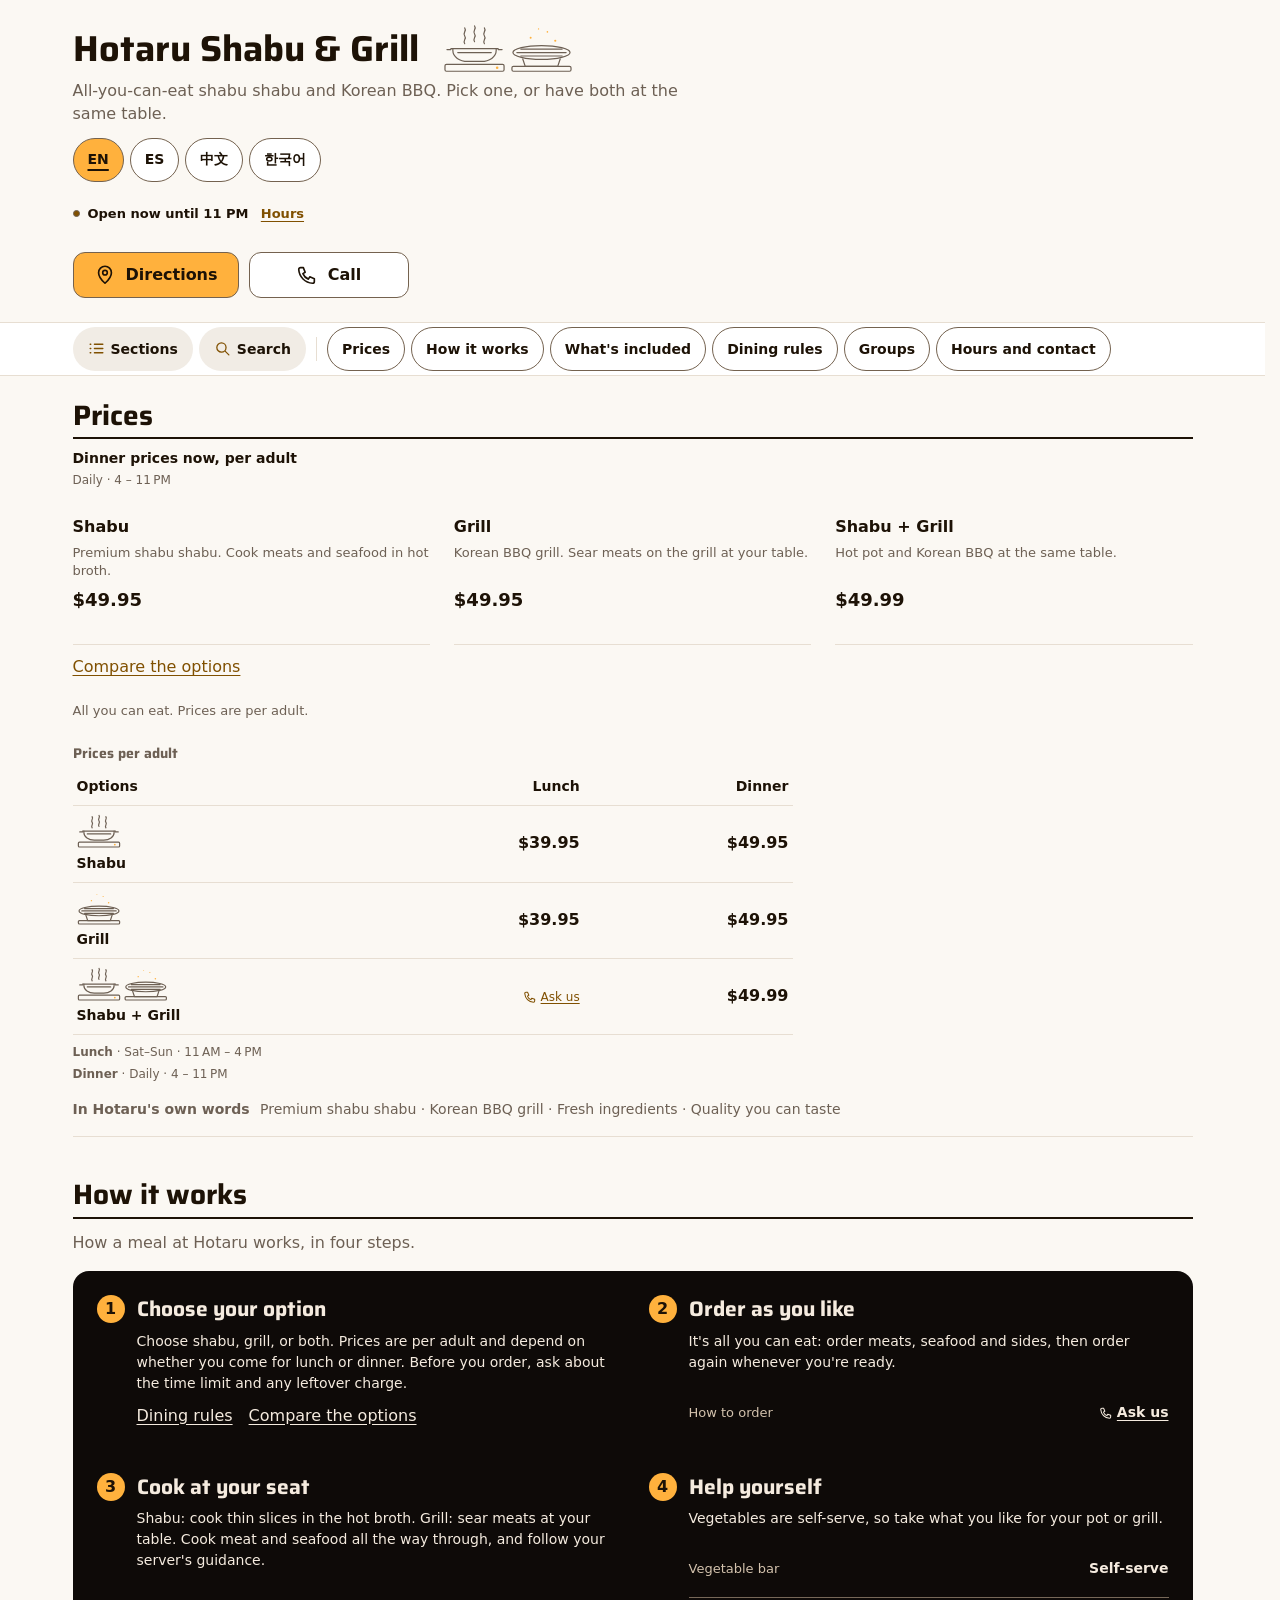
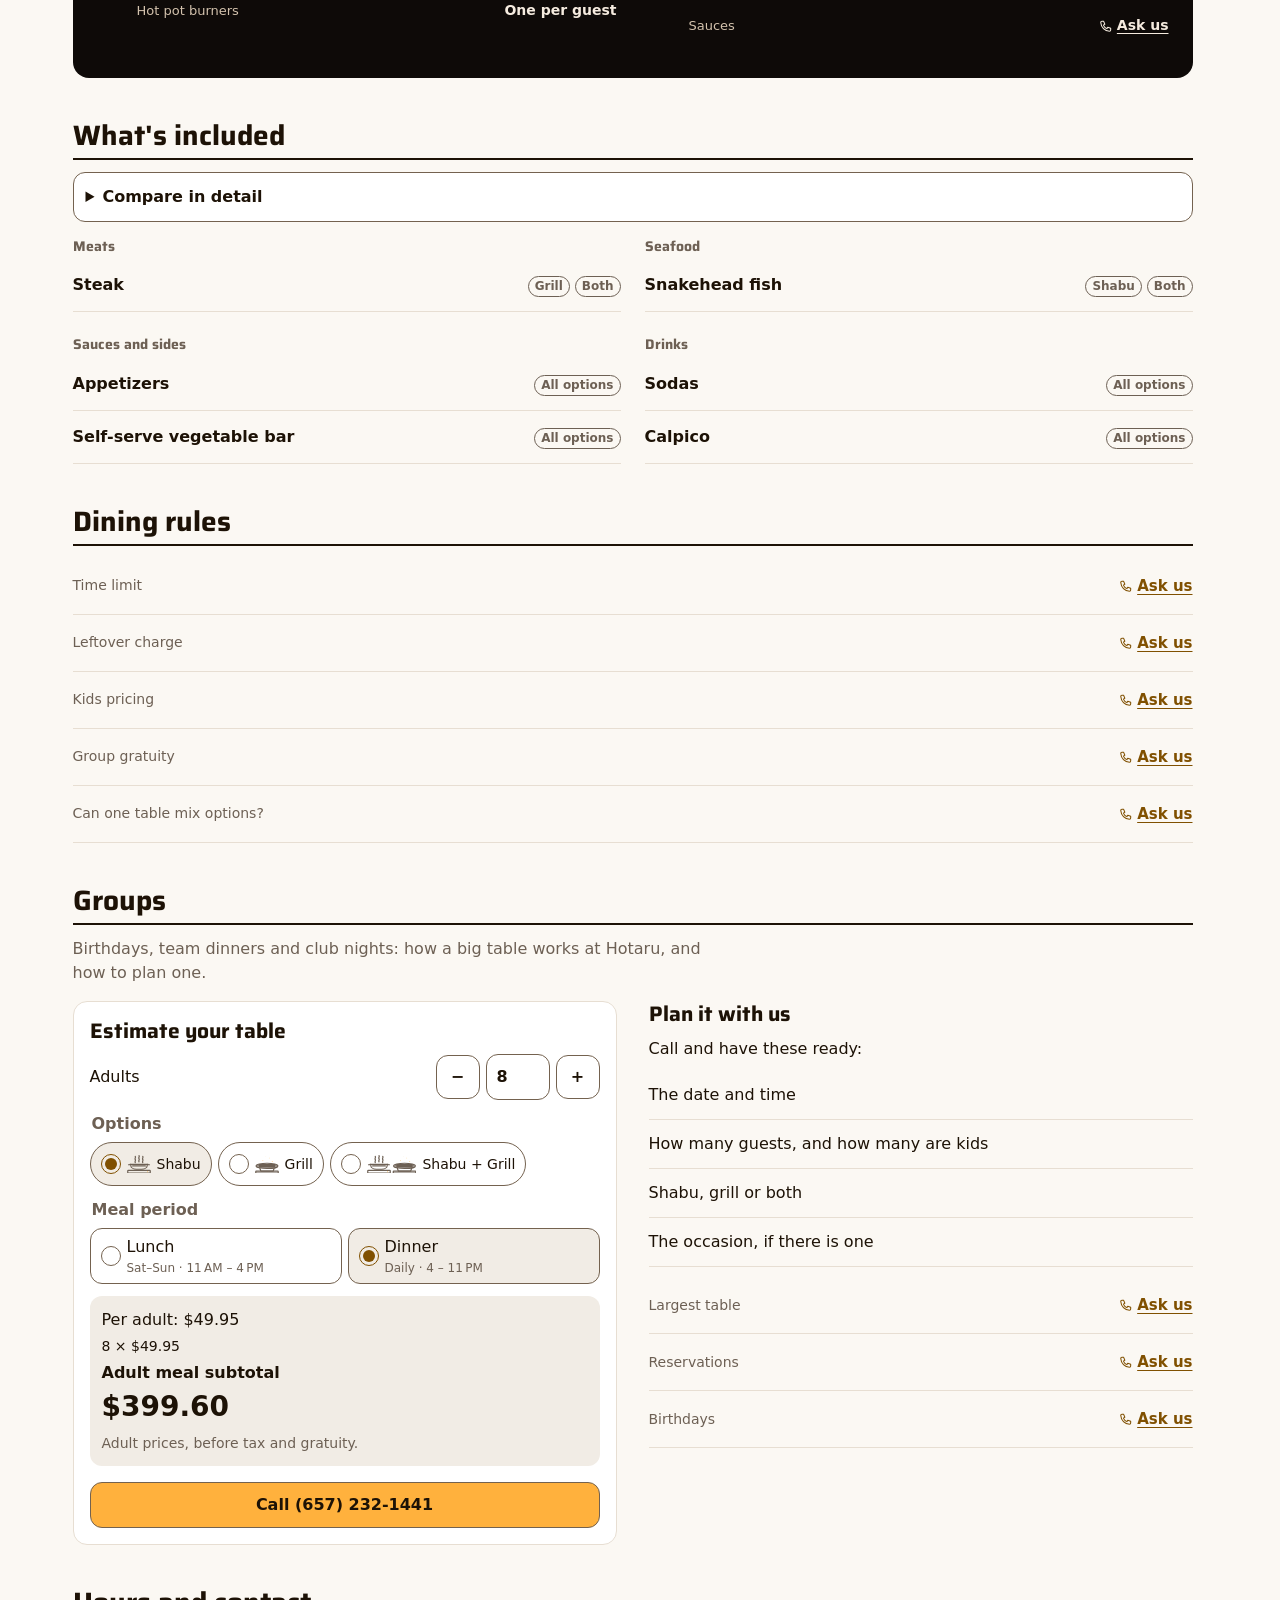
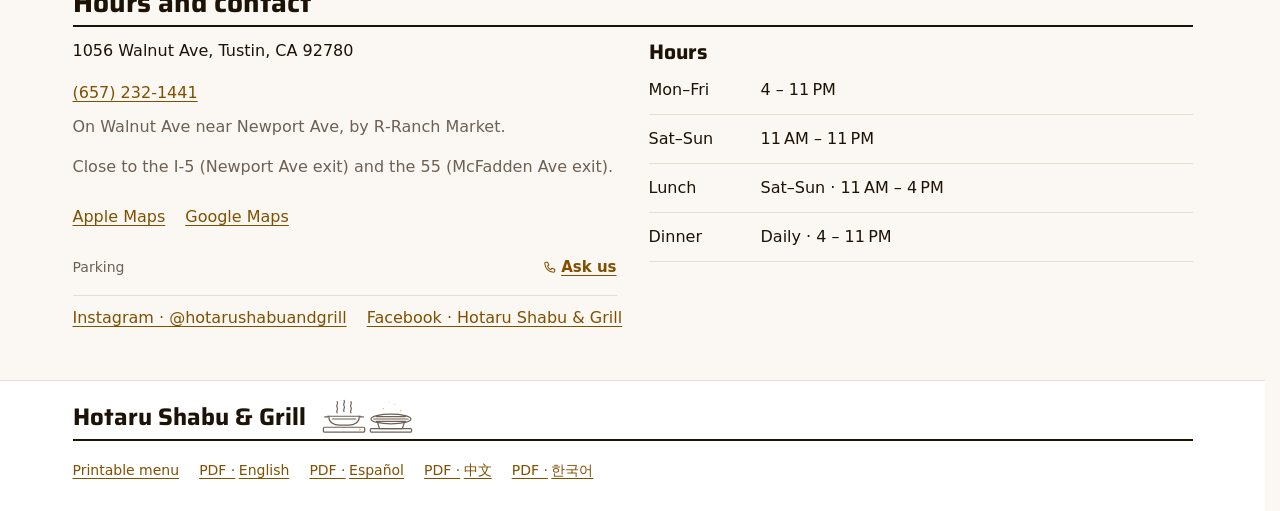
<file: index.html>
<!doctype html>
<html lang="en"><head><meta charset="utf-8"><meta name="viewport" content="width=device-width,initial-scale=1"><meta name="robots" content="noindex"><meta name="referrer" content="strict-origin-when-cross-origin"><meta http-equiv="Content-Security-Policy" content="default-src 'none'; script-src 'self' 'sha256-qVtmA6SNGhQyaEr6WjF2AHTSfsFM2tNgF/jjra7Rdb8=' 'sha256-hejApF90h7GKINNpQ9zkJODnj+izYQKaWPdp1EKVnng=' 'sha256-UXNsJBjPTeCcqfud1dU2zcsuxwQxI2KuHZrenToOUvI=' 'sha256-0ussza42BQ/QYNApz34fCnBJi6eF1b/i1mRzMVGXcNc=' 'sha256-pLaZYW2gDAeIjiI4S2AWCLeWHzFpkm1+CCkKXi/sF3U=' 'sha256-WUFlyq55piJon6sNVW+RH1wTkd5gU3z7lrulgihSXQ0='; style-src 'self' 'sha256-HuDwSZDW8RF2prbT8Pt3DmUI5/umbe/F3cdf7f/asdg='; img-src 'self' data:; font-src 'self' data:; connect-src 'none'; object-src 'none'; base-uri 'none'; form-action 'none'"><meta name="theme-color" content="#fbf8f3"><title>Hotaru Shabu &amp; Grill</title><link rel="canonical" href="https://hotaru.fyt.life/"><link rel="alternate" hreflang="en" href="https://hotaru.fyt.life/?lang=en"><link rel="alternate" hreflang="es" href="https://hotaru.fyt.life/?lang=es"><link rel="alternate" hreflang="zh-Hans" href="https://hotaru.fyt.life/?lang=zh"><link rel="alternate" hreflang="ko" href="https://hotaru.fyt.life/?lang=ko"><script type="application/ld+json">{"@context":"https://schema.org","@type":"Restaurant","url":"https://hotaru.fyt.life/","name":"Hotaru Shabu & Grill","address":"1056 Walnut Ave, Tustin, CA 92780","telephone":"+16572321441","hasMenu":{"@type":"Menu","hasMenuSection":[{"@type":"MenuSection","name":"Prices","hasMenuItem":[{"@type":"MenuItem","name":"Shabu","description":"Premium shabu shabu. Cook meats and seafood in hot broth."},{"@type":"MenuItem","name":"Grill","description":"Korean BBQ grill. Sear meats on the grill at your table."},{"@type":"MenuItem","name":"Shabu + Grill","description":"Hot pot and Korean BBQ at the same table."}]}]}}</script><script id="startup-guard">/* Run before styles and page scripts. Without JavaScript (or if this file fails),
   the English fallback is visible immediately. The static shell covers startup until the menu or recovery appears. */
(() => {
  const root = document.documentElement;
  const done = () => {
    clearTimeout(timer);
    document.getElementById("startup-shell")?.remove();
    root.classList.remove("hotaru-loading");
    window.removeEventListener("error", failed, true);
    window.removeEventListener("unhandledrejection", done);
  };
  const failed = event => {
    // Capture resource failures, but ignore missing images, fonts and stylesheets.
    // An uncaught script exception targets window instead of its script element.
    if (event.target === window || event.target?.tagName === "SCRIPT") done();
  };
  window.HotaruGuard = { done };
  window.addEventListener("error", failed, true);
  window.addEventListener("unhandledrejection", done);
  const timer = setTimeout(done, 8000);
  root.classList.add("hotaru-loading");
})();
</script><style>@font-face{font-family:Saira;src:url('/assets/fonts/saira.subset.woff2') format('woff2');font-weight:400 800;font-stretch:normal;font-display:swap}
:root{--ground:#fbf8f3;--panel:#ffffff;--key:#f1ece5;--key-selected:#ffb13d;--seam:#e7ded2;--text:#1d1206;--text-2:#6d6054;--text-3:#74624f;--amber:#ffb13d;--amber-ink:#1d1206;--accent-text:#805000;--dark:#0e0a08;--paper:#f5ebdf;--dark-secondary:#d3c2ad;--dark-edge:#776858;--control-edge:var(--text-3);--ui:system-ui,-apple-system,'Segoe UI',Roboto,'Noto Sans',sans-serif;--display:Saira,var(--ui);color-scheme:light;--bar-height:54px;--action-target:52px;--action-pad:10px;--actions-height:calc(var(--action-target) + var(--action-pad) + max(var(--action-pad),env(safe-area-inset-bottom)) + 1px);scroll-padding-top:calc(var(--bar-height) + 8px)}
*{box-sizing:border-box}html{background:var(--ground);-webkit-text-size-adjust:100%;scrollbar-gutter:stable}body{margin:0;background:var(--ground);color:var(--text);font:400 16px/1.5 var(--ui);padding-bottom:var(--actions-height)}button,input{font:inherit}button,a,input{touch-action:manipulation}button{cursor:pointer}a{color:var(--accent-text);text-underline-offset:.2em}button,input,select{color:var(--text);background:var(--panel);border:1px solid var(--control-edge);border-radius:12px;min-height:44px}button{padding:8px 14px;font-weight:600}input{padding:10px;max-width:100%}button[aria-pressed=true],a[aria-current=true]{border-color:var(--control-edge);background:var(--key-selected);color:var(--amber-ink)}:focus-visible{outline:2px solid var(--accent-text);outline-offset:3px;border-radius:8px}::selection{background:var(--amber);color:var(--amber-ink)}h1,h2,h3,p{margin:0}h1,h2,h3{font-family:var(--display);font-stretch:normal;font-weight:700;line-height:1.25}h1{font-size:28px}h2{font-size:28px}h3{font-size:21px}p+p{margin-top:10px}ul,ol{padding:0;margin:0;list-style:none}dl,dd{margin:0}.wrap{width:100%;max-width:1000px;padding-inline:16px;margin-inline:auto}.vh{position:absolute!important;width:1px;height:1px;overflow:hidden;clip-path:inset(50%);white-space:nowrap}.label{font-size:14px;font-weight:700;color:var(--text-2)}[hidden]{display:none!important}.skip{position:fixed;top:8px;left:8px;transform:translateY(-180%);z-index:10;background:var(--amber);color:var(--amber-ink);min-height:44px;padding:10px}.skip:focus{transform:none}.shell-name{font:700 28px/1.25 var(--display)}.masthead,.shell-head{padding-block:16px 12px}.brand-row{display:flex;justify-content:space-between;gap:10px;align-items:center}.mast-art{width:78px;flex:none;color:var(--text-2)}svg{display:block;width:100%;height:auto}.home-intro{margin-top:6px;color:var(--text-2);font-size:14px;line-height:1.45}.languages{display:flex;gap:6px;margin-top:12px}.languages a{display:flex;align-items:center;justify-content:center;min-width:44px;min-height:44px;padding:7px 14px;border:1px solid var(--control-edge);border-radius:999px;background:var(--panel);color:var(--text);text-decoration:none;font-weight:600;font-size:14px}.languages a[aria-current=true]{background:var(--amber);color:var(--amber-ink)}.status{display:flex;gap:8px;align-items:baseline;font-size:13px;line-height:1.4;margin-top:10px;font-weight:600}.status-dot{display:inline-block;flex:none;width:7px;height:7px;background:var(--panel);border:1px solid var(--text-2);border-radius:50%}.status-dot.on{background:var(--accent-text)}.bar{display:flex;align-items:center;position:sticky;top:0;z-index:3;background:var(--panel);border-block:1px solid var(--seam)}.wordmark{display:none;align-items:center;min-height:44px;padding-inline:16px;font:700 16px/1.25 var(--display);text-decoration:none;flex:none}.is-stuck .wordmark{display:flex}.bar-inner{display:flex;align-items:center;gap:10px;min-width:0;padding-right:0}.bar-tools{display:flex;gap:6px;flex:none}.section-chips{display:flex;flex:1;min-width:0;gap:6px;overflow-x:auto;scrollbar-width:none;-webkit-overflow-scrolling:touch;scroll-padding:0 16px;padding:4px 16px 4px 0}.section-chips::-webkit-scrollbar{display:none}.section-chips>*{flex:none}.section-chips a,.bar-tools button{display:inline-flex;align-items:center;gap:6px;min-width:44px;min-height:44px;border:1px solid var(--control-edge);background:var(--panel);color:var(--text);border-radius:999px;text-decoration:none;padding:0 14px;font-size:14px;line-height:1.125rem;font-weight:600;white-space:nowrap}.bar-tools .tool{background:var(--key);border:0;padding-inline:15px}.bar-tools .tool svg{width:17px;height:17px;flex:none;color:var(--accent-text)}.bar-inner .sep{width:1px;flex:none;background:var(--seam);align-self:stretch;margin-block:14px}.section-chips a[aria-current]{background:var(--amber);color:var(--amber-ink);border-color:var(--control-edge)}.section-chips a:focus-visible,.bar-tools button:focus-visible{outline-offset:-3px}
@media(min-width:560px){.bar-inner{padding-left:24px}.section-chips{padding-right:24px;scroll-padding:0 24px}}
@media(max-width:559px){.bar .wordmark{display:none}.is-stuck .tool{width:44px;height:44px;padding:0;justify-content:center}}

/* Three item rows keep amounts on a common right edge. */
.promo{background:var(--amber);color:var(--amber-ink);border-radius:16px;padding:16px;margin-top:14px;font-size:18px;font-weight:700;line-height:1.35}.prices-section{margin-top:22px}.prices-section h2{font-size:28px;color:var(--text);margin-bottom:10px;border-bottom:2px solid var(--text);padding-bottom:4px}.nowline{font-size:14px;line-height:1.4;font-weight:600}.price-window{color:var(--text-2);font-size:12px;line-height:1.4;margin-top:4px}.plan-prices{display:grid;margin-top:8px}.plan-price{display:grid;grid-template-columns:minmax(0,1fr) auto;column-gap:12px;border-bottom:1px solid var(--seam);padding:8px 0;min-width:0}.plan-price h3{font-family:var(--ui);font-size:16px;line-height:1.3}.plan-copy{min-height:44px;display:flex;flex-direction:column;justify-content:flex-start;color:var(--text);text-decoration:none}.plan-summary{color:var(--text-2);font-size:13px;line-height:1.4;margin-top:3px}.plan-price>[data-price]{grid-column:2;grid-row:1;display:flex;flex-wrap:wrap;align-items:flex-start;justify-content:flex-end;gap:4px;align-self:start;min-height:44px;max-width:112px}.kprice,.readout{display:inline-flex;align-items:center;max-width:100%}.amount{font:700 18px/1.3 var(--ui);font-feature-settings:"tnum";white-space:nowrap;color:var(--text)}.unavailable{font-size:12px;line-height:1.3;color:var(--text-2)}.ayce-note{font-size:13px;color:var(--text-2);margin-top:12px}.promise{padding:16px 0;border-bottom:1px solid var(--seam);color:var(--text-2);font-size:14px}.promise .label{margin-right:6px}
/* Ruled sections and one dark card containing each step and its facts. */
.menu-section{margin-top:32px}.menu-section>h2{margin-bottom:12px;border-bottom:2px solid var(--text);padding-bottom:5px}.menu-section>p{color:var(--text-2);margin-bottom:16px}.steps{border-radius:16px;background:var(--dark);color:var(--paper);padding:20px 16px}.steps>li{display:grid;grid-template-columns:28px minmax(0,1fr);gap:12px}.steps>li+li{padding-top:24px}.step-number{border-radius:50%;width:28px;height:28px;display:flex;align-items:center;justify-content:center;font-weight:700;background:var(--amber);color:var(--amber-ink)}.steps h3{margin-block:1px 8px}.steps p{color:var(--paper);font-size:14px;line-height:1.5}.fact{padding:6px 0;min-height:56px;border-bottom:1px solid var(--seam);display:flex;flex-wrap:wrap;align-items:center;justify-content:space-between;gap:4px 8px}.fact dt{font-size:14px;color:var(--text-2)}.fact dt a{display:inline-flex;min-height:44px;align-items:center}.fact dd{font-weight:600;font-size:15px}.text-link{display:inline-flex;align-items:center;min-height:44px;margin-top:8px}.included-grid{display:grid;grid-template-columns:repeat(auto-fit,minmax(min(100%,290px),1fr));gap:24px}.included-group h3{margin-bottom:4px}.included-group li{display:flex;flex-wrap:wrap;gap:8px;align-items:baseline;justify-content:space-between;padding-block:14px;min-height:46px;border-bottom:1px solid var(--seam)}.item-name{font-weight:600}.marks{display:inline-flex;flex-wrap:wrap;gap:5px;align-items:center}.chip{border:1px solid var(--text-2);color:var(--text-2);border-radius:999px;padding:2px 6px;font-size:12px;line-height:1.25;font-weight:600}.item-photo{width:96px;height:72px;object-fit:contain;border-radius:10px}.rules{display:grid;gap:0 20px}.rules .fact{display:flex}.rules dt{flex:1;min-width:0}.rules dd{margin-left:auto}details{margin-bottom:16px;border:1px solid var(--control-edge);border-radius:12px;background:var(--panel)}summary{min-height:44px;padding:12px;cursor:pointer;font-weight:600}table{border-collapse:collapse;width:100%;table-layout:auto;font-size:14px}th,td{padding:8px 6px;text-align:left;border-bottom:1px solid var(--seam);overflow-wrap:anywhere}th{font-weight:600}td{text-align:center}details table{table-layout:fixed;font-size:12px}details th:first-child{width:37%}details th,details td{padding:8px 4px;overflow-wrap:normal;word-break:normal}details th:not(:first-child){text-align:center}details td{color:var(--accent-text)}details caption{font-size:14px}
/* Estimate first, with labelled radios and a validated number stepper. */
.group-columns{display:grid;gap:24px}.group-columns h3{margin-bottom:10px}.checklist li{padding:12px 0;border-bottom:1px solid var(--seam)}.checklist{margin-block:10px}#estimator{background:var(--panel);border:1px solid var(--seam);border-radius:14px;padding:16px}fieldset{border:0;padding:0;margin:12px 0}legend{font-weight:600;color:var(--text-2);margin-bottom:6px}fieldset label{display:flex;align-items:center;gap:6px;min-height:44px;padding:6px 10px;border:1px solid var(--control-edge);border-radius:12px;cursor:pointer}input[type=radio]{appearance:none;width:20px;height:20px;min-height:0;margin:0;border-radius:50%;padding:3px;background-clip:content-box;flex:none}input[type=radio]:checked{background-color:var(--accent-text);border-color:var(--accent-text)}label small{display:block;font-size:12px;color:var(--text-2)}.adult-label{display:flex;flex-wrap:wrap;justify-content:space-between;align-items:center;gap:8px}.adult-stepper{display:flex;align-items:center;gap:6px}.adult-stepper button{width:44px;height:44px;padding:0}.adult-label input{width:64px;font-weight:700;font-feature-settings:"tnum"}.estimate-summary{background:var(--key);border-radius:12px;padding:12px;margin-top:12px}output{display:grid;gap:4px}output .amount{font-size:28px}#estimate-note{font-size:14px;color:var(--text-2);margin-top:8px}.hours>div{display:grid;grid-template-columns:minmax(0,100px) minmax(0,1fr);gap:12px;padding-block:12px;border-bottom:1px solid var(--seam)}.hours small{display:block;color:var(--text-2);font-size:13px}.map-links,.social-links,.print-links{display:flex;flex-wrap:wrap;gap:8px 20px}.map-links a,.social-links a,.print-links a{display:inline-flex;align-items:center;min-height:44px;gap:.25em}address{font-style:normal}.footer{background:var(--panel);border-top:1px solid var(--seam);padding-block:28px;margin-top:40px;color:var(--text-2);font-size:14px}.footer h2{font-size:24px;margin-bottom:16px;padding-bottom:5px;border-bottom:2px solid var(--text);color:var(--text)}
.group-action{display:flex;align-items:center;justify-content:center;min-height:44px;margin-top:16px;padding:10px 14px;border:1px solid var(--control-edge);border-radius:12px;text-decoration:none;font-weight:700}.group-action.primary{background:var(--amber);color:var(--amber-ink)}
.actions{position:fixed;inset:auto 0 0;z-index:4;background:var(--panel);border-top:1px solid var(--seam);padding:var(--action-pad) 16px max(var(--action-pad),env(safe-area-inset-bottom));display:grid;grid-template-columns:repeat(2,minmax(0,1fr));gap:10px}.actions a{display:flex;align-items:center;justify-content:center;gap:10px;min-height:var(--action-target);text-decoration:none;border:1px solid var(--control-edge);border-radius:12px;background:var(--panel);color:var(--text);font-weight:700}.actions svg{width:22px;height:22px}.actions .primary{color:var(--amber-ink);background:var(--amber);border-color:var(--control-edge)}.actions:has(>a:nth-child(3)){grid-template-columns:repeat(3,minmax(0,1fr))}.sheet{background:var(--panel);color:var(--text);border:1px solid var(--control-edge);border-radius:20px 20px 0 0;padding:0;position:fixed;inset:auto 0 0;margin:0 auto;width:min(100%,660px);max-width:100%;height:fit-content;max-height:85dvh;overflow:hidden;box-shadow:0 -8px 32px rgb(29 18 6 / .12)}.sheet::backdrop{background:rgb(14 10 8 / .48)}.sheet[open]{display:flex;flex-direction:column}.sheet-body{min-height:0;overflow-y:auto;padding:0 16px max(24px,env(safe-area-inset-bottom))}.sheet-head{flex:none;padding:16px;display:flex;justify-content:space-between;gap:12px;align-items:center;border-bottom:1px solid var(--seam)}.sheet-head h2{font-size:24px}.sheet-head button{border-radius:999px}.sheet-links{display:grid}.sheet-links a{display:flex;flex-direction:column;justify-content:center;padding:10px 8px;min-height:44px;border-bottom:1px solid var(--seam)}.sheet input[type=search],#share-url{width:100%;margin-block:8px 16px}.sheet-open{overflow:hidden}.sheet label{display:block;font-size:14px}.sheet button{min-width:44px}
/* The independent fallback and embedded offline page use these same light tokens. */
#runtime{display:none}.hotaru-ready #runtime{display:block}.hotaru-loading #fallback{display:none}.fallback{padding:16px;max-width:1000px;margin:auto}.fallback h2{margin:24px 0 12px;border-bottom:2px solid var(--text);padding-bottom:5px}.fallback h3{margin:12px 0}.fallback nav a,.fallback a{display:inline-flex;min-height:44px;align-items:center;margin-right:16px}.fallback li{padding:12px 0;border-bottom:1px solid var(--seam)}.fallback table{margin:16px 0}.fallback [data-price]{font-weight:700;font-feature-settings:"tnum"}.dated-offer{background:var(--amber);color:var(--amber-ink);padding:14px;border-radius:14px;margin-block:14px}
:root:lang(zh){--ui:system-ui,-apple-system,'Segoe UI',Roboto,'Noto Sans','PingFang SC','Hiragino Sans GB','Microsoft YaHei','Noto Sans CJK SC',sans-serif}:root:lang(ko){--ui:system-ui,-apple-system,'Segoe UI',Roboto,'Noto Sans','Apple SD Gothic Neo','Malgun Gothic','Noto Sans CJK KR',sans-serif;word-break:keep-all;overflow-wrap:anywhere}
@media(min-width:720px){.masthead,.shell-head{padding-block:24px}.brand-row h1,.shell-name{font-size:36px}.mast-art{width:130px}.home-intro{font-size:16px}.actions{justify-content:center;grid-template-columns:repeat(2,minmax(0,280px))}.sheet{border-radius:20px;inset:0;margin:auto}.steps{padding:24px}.menu-section{margin-top:40px}}
/* The short phone gives prices priority; the promo follows them. */
.price-overview{display:contents}
@media(max-width:399px){.wrap{padding-inline:16px}.masthead,.shell-head{padding-block:10px}.brand-row h1,.shell-name{font-size:25px}.mast-art{width:64px}.promo{font-size:16px;padding:12px}.plan-price{padding-block:4px}.plan-summary{font-size:12px}.prices-section{margin-top:14px}.prices-section h2{font-size:26px;margin-bottom:6px}.bar .wordmark{display:none}}
@media(max-width:399px) and (max-height:740px){.wrap{padding-inline:12px}.masthead,.shell-head{padding-block:4px}.brand-row{gap:6px}.brand-row h1,.shell-name{font-size:21px;line-height:1.2}.mast-art{width:48px}.home-intro{font-size:12px;line-height:1.3;margin-top:3px}.languages{margin-top:4px;gap:4px}.languages a{padding-block:4px;padding-inline:12px}.status{font-size:12px;line-height:1.35;margin-top:4px;gap:6px}.section-chips{padding-block:0}.prices-section{margin-top:6px}.prices-section h2{font-size:23px;margin-bottom:4px;padding-bottom:2px}.nowline{font-size:12px}.price-window{margin-top:2px;font-size:11px}.plan-prices{margin-top:2px}.plan-price{padding-block:2px;column-gap:8px}.plan-price h3{font-size:14px}.plan-copy{justify-content:flex-start;padding-top:3px}.plan-summary{font-size:11px;line-height:1.3;margin-top:2px}.plan-price>[data-price]{max-width:85px;align-items:flex-start;padding-top:3px}.amount{font-size:16px}}
@media(prefers-reduced-motion:reduce){*,*::before,*::after{animation:none!important;transition:none!important;scroll-behavior:auto!important}}.fallback .steps>li{border:0;padding:0}.fallback .steps>li+li{padding-top:24px}.fallback .steps h3{margin:0 0 8px}

@media(max-width:399px) and (max-height:740px){
 .prices-section{display:grid;grid-template-columns:auto minmax(0,1fr);column-gap:10px}
 .prices-section h2{grid-column:1;grid-row:1;align-self:start;font-size:21px}
 #live-prices{display:contents}.nowline{grid-column:2;grid-row:1}
 .price-window,.plan-prices,.compare-link,.ayce-note{grid-column:1 / -1}
 .plan-price{display:block;position:relative}.plan-price h3{padding-right:90px}.plan-price:has(.ask-us) h3{padding-right:117px}
 .plan-price>[data-price]{position:absolute;right:0;top:2px}
 .plan-copy{padding-top:3px}.plan-summary{margin-top:4px}
}
@media(max-width:359px) and (max-height:620px){.price-overview{display:flex;flex-direction:column}.price-overview .promo{order:2}}

.ask-us{margin-top:0;min-width:44px;max-width:100%;gap:4px}.ask-us svg{width:14px;height:14px;flex:none}.ask-us span{min-width:0;text-wrap:balance}.plan-price .ask-us{align-items:flex-start;font-size:14px}.plan-price .ask-us svg{margin-top:3px}

.price-comparison{margin-top:24px}.price-comparison h3{margin-bottom:6px}.price-table{table-layout:fixed;font-size:14px}.price-table th:first-child{width:42%}.price-table th,.price-table td{padding:8px 4px;overflow-wrap:normal;word-break:normal}.price-table th:not(:first-child),.price-table td{text-align:right}.price-table .amount{font-size:16px}.price-table .ask-us{font-size:12px;flex-wrap:wrap;justify-content:flex-end}.option-art{display:block;width:44px;max-width:100%;color:var(--text-2);margin-bottom:4px}.price-periods{font-size:12px;color:var(--text-2);margin-top:8px}.price-periods p+p{margin-top:4px}
.steps dl{margin-top:12px}.steps .fact{padding:6px 0;min-height:56px;align-items:center;border-bottom:0;gap:4px 8px}.steps .fact+.fact{border-top:1px solid var(--dark-edge)}.steps .fact dt{color:var(--dark-secondary);font-size:13px}.steps .fact dd{color:var(--paper);font-size:14px}.steps a{color:var(--paper);text-decoration:underline;min-width:44px}.steps a:focus-visible,.steps [tabindex="-1"]:focus-visible{outline:2px solid var(--paper);outline-offset:3px}.step-links{display:flex;flex-wrap:wrap;gap:0 16px}.step-links:empty{display:none}.steps .text-link{margin-top:0}.compare-key{display:flex;flex-wrap:wrap;gap:8px 20px;padding:0 12px 8px;font-size:12px}.footer{padding-block:18px}.footer h2{margin-bottom:8px}.dated-offer p+p{margin-top:4px}

/* Preserve a glimpse of the next chip beside full tool labels on the smallest phones. */
@media(max-width:359px){.bar-inner{gap:6px;padding-right:0}.bar-tools .tool{padding-inline:4px}}
/* Selection has a shape cue as well as its fill. */
.languages a[aria-current=true],.section-chips a[aria-current],button[aria-pressed=true]{text-decoration:underline;text-decoration-thickness:2px;text-underline-offset:5px}
fieldset label:has(input:checked){background:var(--key)}
.adult-stepper button:disabled{cursor:default;color:var(--text-2);background:var(--key)}
.sheet-resources{background:var(--key);border-radius:12px;padding:12px;margin-top:16px}
.sheet-resources>button{width:100%}.sheet-resources>p:empty{display:none}
.sheet-downloads{display:grid;grid-template-columns:repeat(2,minmax(0,1fr));gap:4px 12px;margin-top:8px}
.sheet-downloads a{display:flex;flex-wrap:wrap;align-items:center;gap:.25em;min-height:44px}
.sheet-downloads a:first-child{grid-column:1 / -1}
#search-sheet .sheet-body{padding-top:12px}
.search-result{display:flex;align-items:center;gap:12px;border-bottom:1px solid var(--seam)}
.search-result>a:first-child{flex:1;min-width:0;border-bottom:0}
.search-result>.ask-us{flex:none;max-width:46%;border-bottom:0;flex-direction:row;gap:4px}
.search-title{font-weight:700}
.search-answer{display:block;color:var(--text-2);font-size:13px;margin-top:3px;overflow-wrap:anywhere}
#search-results a:focus-visible{outline:2px solid var(--accent-text);outline-offset:-3px;border-radius:6px}
.search-actions{display:flex;flex-wrap:wrap;align-items:center;gap:12px;margin-top:12px}
.search-actions a{min-width:44px;display:inline-flex;align-items:center;justify-content:center;min-height:44px;border:1px solid var(--control-edge);border-radius:12px;background:var(--panel);color:var(--text);text-decoration:none}.search-actions :is(a,button){padding:0 14px}
.meal-time{white-space:nowrap}
#startup-shell{display:none;position:fixed;inset:0;z-index:5;background:var(--ground);overflow:auto}
.hotaru-loading #startup-shell{display:block}
.hotaru-ready #startup-shell{display:none}
.shell-actions{display:flex;flex-wrap:wrap;gap:12px;margin-top:16px}
.shell-actions a{display:inline-flex;align-items:center;justify-content:center;min-width:44px;min-height:44px;padding:10px 16px;border:1px solid var(--control-edge);border-radius:12px;background:var(--panel);color:var(--text);font-weight:700;text-decoration:none}
.offline-contact{display:flex;flex-wrap:wrap;align-items:center;gap:4px 16px;margin-block:12px;font-size:14px}
.offline-contact a{margin-right:0}

@media(max-height:500px){:root{--action-target:44px;--action-pad:4px}.sheet{max-height:calc(100dvh - 16px)}.sheet-head{padding-block:8px}.sheet-body{padding-bottom:max(12px,env(safe-area-inset-bottom))}}
@media(forced-colors:active){
 input[type=radio]:checked{forced-color-adjust:none;background-color:CanvasText;border-color:CanvasText}
 input[type=radio]:focus-visible{outline-color:Highlight}
 .languages a[aria-current=true],.section-chips a[aria-current],button[aria-pressed=true]{text-decoration:underline;text-decoration-color:LinkText;text-decoration-thickness:3px}
 fieldset label:has(input:checked){border-color:Highlight;outline:2px solid Highlight;outline-offset:-3px}
 .bar-tools .tool{border:1px solid ButtonText}.bar-tools .tool svg{color:ButtonText}
 .adult-stepper button:disabled{color:GrayText;border-color:GrayText}
}

/* Phone layout and compact choices share the existing tokens. */
.promise,.home-intro,.menu-section>p,.visit-contact>p,.group-plan>p{text-wrap:pretty}
.status{align-items:center}.status-hours{display:inline-flex;align-items:center;justify-content:center;min-width:44px;min-height:44px;margin-left:4px;flex:none}
.compare-link{justify-self:start;margin-top:0}
.option-art[data-art=both]{width:90.75px}
.estimate-options,.estimate-meals{display:flex;flex-wrap:wrap;gap:6px}
.estimate-options label{font-size:14px;border-radius:999px;max-width:100%}
.estimate-meals label{flex:1 1 130px;min-width:min-content;max-width:100%}
.estimate-art{display:block;width:24px;flex:none;color:var(--text-2)}.estimate-art[data-art=both]{width:49.5px}
.estimate-each{font-size:14px;font-feature-settings:"tnum"}
.footer-art{display:none}
@media(max-width:899px){
 .plan-price>[data-price]:has(.ask-us){max-width:112px}
 .steps>li{row-gap:0}
 .steps>li>div{display:contents}
 .steps>li>div>:not(h3){grid-column:1 / -1}
 .steps h3{grid-column:2;min-height:28px}
 .visit-hours>h3{margin-top:16px}
}

/* 200% page zoom on 375-390px phones lays out at 187-195 CSS px: nothing may scroll the page sideways. */
@media(max-width:299px){.wrap{padding-inline:12px}.languages{flex-wrap:wrap}.bar-tools .tool{width:44px;height:44px;padding:0;justify-content:center}.bar-tools .tool-label{position:absolute;width:1px;height:1px;overflow:hidden;clip-path:inset(50%);white-space:nowrap}.group-columns{grid-template-columns:minmax(0,1fr)}#estimator{padding:12px}.adult-stepper{gap:6px}.adult-label input{width:44px}.price-table th:first-child{width:30%}.price-table th,.price-table td{padding-inline:2px}.price-table .amount{font-size:14px}.price-table .option-art{max-width:100%}}

/* Wrappers do not change the phone flow; inline actions have no phone box/tab stop. */
.masthead-actions{display:none}
.visit-columns,.visit-contact,.visit-hours{display:contents}
.visit-contact>p{color:var(--text-2);margin-bottom:16px}
/* At 900px, three price columns and two prose columns have room for Spanish. */
@media(min-width:900px){
 body{padding-bottom:0}
 .brand-row{justify-content:flex-start;gap:24px}
 .footer h2{display:flex;align-items:center;gap:16px}
 .footer-art{display:block;width:91px;flex:none;color:var(--text-2)}
 .included-grid{grid-template-columns:repeat(2,minmax(0,1fr))}
 .wrap{max-width:1168px;padding-inline:24px}
 .bar-inner{padding-right:0}
 .actions{display:none}
 .masthead-actions{display:flex;flex-wrap:wrap;gap:10px;margin-top:16px}
 .masthead-actions a{display:flex;align-items:center;justify-content:center;gap:10px;min-width:160px;min-height:44px;padding:10px 20px;border:1px solid var(--control-edge);border-radius:12px;background:var(--panel);color:var(--text);text-decoration:none;font-weight:700}
 .masthead-actions svg{width:22px;height:22px}
 .masthead-actions .primary{background:var(--amber);color:var(--amber-ink)}
 .home-intro,.menu-section>p,.steps p,.visit-contact p,.group-plan p{max-width:65ch}
 .plan-prices{grid-template-columns:repeat(3,minmax(0,1fr));grid-template-rows:auto 1fr auto;column-gap:24px;margin-top:16px}
 .plan-price{grid-row:span 3;grid-template-columns:minmax(0,1fr);grid-template-rows:subgrid;padding:12px 0}
 .plan-copy{display:grid;grid-row:span 2;grid-template-columns:minmax(0,1fr);grid-template-rows:subgrid;justify-content:normal;min-height:0}
 .plan-summary{margin-top:6px}
 .plan-price>[data-price]{grid-column:1;grid-row:3;justify-content:flex-start;max-width:none;margin-top:8px}
 .price-table{max-width:720px}
 .steps{display:grid;grid-template-columns:repeat(2,minmax(0,1fr));gap:32px}
 .steps>li+li,.fallback .steps>li+li{padding-top:0}
 .group-columns,.visit-columns{display:grid;grid-template-columns:repeat(2,minmax(0,1fr));gap:32px;align-items:start}
 .group-columns>*,.visit-columns>*{min-width:0}
 .visit-contact,.visit-hours{display:block}
}
</style><meta name="description" content="All-you-can-eat shabu shabu and Korean BBQ in Tustin. Pick one, or have both at the same table."><meta property="og:type" content="website"><meta property="og:site_name" content="Hotaru Shabu &amp; Grill"><meta property="og:title" content="Hotaru Shabu &amp; Grill · Shabu, grill or both in Tustin"><meta property="og:description" content="All-you-can-eat shabu shabu and Korean BBQ in Tustin. Pick one, or have both at the same table."><meta property="og:url" content="https://hotaru.fyt.life/"><meta property="og:image" content="https://hotaru.fyt.life/assets/share.png"><meta property="og:image:width" content="1200"><meta property="og:image:height" content="630"><meta property="og:image:alt" content="Hotaru Shabu &amp; Grill: shabu, grill or both, all you can eat, in Tustin"><meta name="twitter:card" content="summary_large_image"><link rel="icon" href="data:image/svg+xml,%3Csvg xmlns='http://www.w3.org/2000/svg' viewBox='0 0 32 32'%3E%3Crect width='32' height='32' rx='7' fill='%230e0a08'/%3E%3Ccircle cx='16' cy='16' r='6' fill='%23ffb13d'/%3E%3C/svg%3E"></head><body data-page="menu"><a class="skip" id="skip" href="#fallback-main">Skip to content</a><div id="startup-shell" lang="en"><div class="shell-head wrap"><div class="brand-row"><strong class="shell-name">Hotaru Shabu &#38; Grill</strong><div class="mast-art"><svg viewBox="0 -4 264 100" fill="none" stroke="currentColor" stroke-width="1.2" stroke-linecap="round" stroke-linejoin="round" aria-hidden="true"><g transform="translate(-36 0)"><path vector-effect="non-scaling-stroke" d="M80 36c-5-6 5-10 0-16s5-10 0-16"/><path vector-effect="non-scaling-stroke" d="M100 32c-5-6 5-10 0-16s5-10 0-16"/><path vector-effect="non-scaling-stroke" d="M120 36c-5-6 5-10 0-16s5-10 0-16"/><path vector-effect="non-scaling-stroke" d="M52 46h96"/><path vector-effect="non-scaling-stroke" d="M56 46v4c0 13 14 22 30 22h28c16 0 30-9 30-22v-4"/><path vector-effect="non-scaling-stroke" d="M44 48h8M148 48h8"/><path vector-effect="non-scaling-stroke" d="M66 54h68"/><rect vector-effect="non-scaling-stroke" x="40" y="78" width="120" height="14" rx="3"/><circle vector-effect="non-scaling-stroke" cx="146" cy="85" r="2.6" fill="var(--amber)" stroke="none"/></g><g transform="translate(100 0)"><circle vector-effect="non-scaling-stroke" cx="78" cy="24" r="2" fill="var(--amber)" stroke="none"/><circle vector-effect="non-scaling-stroke" cx="112" cy="12" r="1.6" fill="var(--amber)" stroke="none"/><circle vector-effect="non-scaling-stroke" cx="128" cy="30" r="2.2" fill="var(--amber)" stroke="none"/><circle vector-effect="non-scaling-stroke" cx="94" cy="6" r="1.3" fill="var(--amber)" stroke="none"/><ellipse vector-effect="non-scaling-stroke" cx="100" cy="54" rx="58" ry="14"/><path vector-effect="non-scaling-stroke" d="M50 54h100M58 47h84M58 61h84"/><path vector-effect="non-scaling-stroke" d="M62 67l5 15h66l5-15"/><rect vector-effect="non-scaling-stroke" x="40" y="82" width="120" height="10" rx="3"/></g></svg></div></div><nav class="shell-actions" aria-label="Hours and contact"><a href="tel:+16572321441">Call</a><a href="https://www.google.com/maps/dir/?api=1&#38;destination=Hotaru%20Shabu%20%26%20Grill%2C%201056%20Walnut%20Ave%2C%20Tustin%2C%20CA%2092780">Directions</a></nav></div></div><div id="fallback" class="fallback" lang="en"><main id="fallback-main"><h1>Hotaru Shabu &amp; Grill</h1><p class="home-intro">All-you-can-eat shabu shabu and Korean BBQ. Pick one, or have both at the same table.</p><nav aria-label="Sections"><a href="#prices">Prices</a><a href="#how">How it works</a><a href="#included">What&#x27;s included</a><a href="#rules">Dining rules</a><a href="#groups">Groups</a><a href="#visit">Hours and contact</a><a href="/print/?lang=en">Printable menu</a></nav><section id="prices"><h2>Prices</h2><table><caption>Prices per adult</caption><thead><tr><th>Options</th><th id="fallback-meal-lunch">Lunch</th><th id="fallback-meal-dinner">Dinner</th></tr></thead><tbody><tr id="card-shabu"><th scope="row" id="fallback-option-shabu">Shabu</th><td data-price="shabu.lunch"><span class="amount">$39.95</span></td><td data-price="shabu.dinner"><span class="amount">$49.95</span></td></tr><tr id="card-grill"><th scope="row" id="fallback-option-grill">Grill</th><td data-price="grill.lunch"><span class="amount">$39.95</span></td><td data-price="grill.dinner"><span class="amount">$49.95</span></td></tr><tr id="card-both"><th scope="row" id="fallback-option-both">Shabu + Grill</th><td data-price="both.lunch"><a class="text-link ask-us" href="tel:+16572321441" aria-labelledby="fallback-option-both fallback-meal-lunch fallback-ask-both-lunch"><svg viewBox="0 0 24 24" fill="none" stroke="currentColor" stroke-width="1.8" stroke-linecap="round" stroke-linejoin="round" aria-hidden="true"><path d="M5 4h3l2 5-2.5 1.5a11 11 0 0 0 6 6L15 14l5 2v3a2 2 0 0 1-2 2A16 16 0 0 1 3 6a2 2 0 0 1 2-2z"/></svg><span id="fallback-ask-both-lunch">Ask us</span></a></td><td data-price="both.dinner"><span class="amount">$49.99</span></td></tr></tbody></table><p data-period="lunch">Lunch · Sat–Sun · 11 AM – 4 PM</p><p data-period="dinner">Dinner · Daily · 4 PM – 11 PM</p><h3>Shabu</h3><p>Premium shabu shabu. Cook meats and seafood in hot broth.</p><h3>Grill</h3><p>Korean BBQ grill. Sear meats on the grill at your table.</p><h3>Shabu + Grill</h3><p>Hot pot and Korean BBQ at the same table.</p><p>All you can eat. Prices are per adult.</p></section><section id="how"><h2>How it works</h2><ol class="steps" role="list"><li><span class="step-number" aria-hidden="true">1</span><div><h3>Choose your option</h3><p>Choose shabu, grill, or both. Prices are per adult and depend on whether you come for lunch or dinner. Before you order, ask about the time limit and any leftover charge.</p><div class="step-links"><a class="text-link" href="#rules">Dining rules</a><a class="text-link" href="#compare">Compare the options</a></div></div></li><li><span class="step-number" aria-hidden="true">2</span><div><h3>Order as you like</h3><p>It&#x27;s all you can eat: order meats, seafood and sides, then order again whenever you&#x27;re ready.</p><dl><div class="fact" id="step-2-fact-1"><dt id="step-2-fact-1-label">How to order</dt><dd><a class="text-link ask-us" href="tel:+16572321441" aria-labelledby="step-2-fact-1-label step-2-fact-1-ask"><svg viewBox="0 0 24 24" fill="none" stroke="currentColor" stroke-width="1.8" stroke-linecap="round" stroke-linejoin="round" aria-hidden="true"><path d="M5 4h3l2 5-2.5 1.5a11 11 0 0 0 6 6L15 14l5 2v3a2 2 0 0 1-2 2A16 16 0 0 1 3 6a2 2 0 0 1 2-2z"/></svg><span id="step-2-fact-1-ask">Ask us</span></a></dd></div></dl><div class="step-links"></div></div></li><li><span class="step-number" aria-hidden="true">3</span><div><h3>Cook at your seat</h3><p>Shabu: cook thin slices in the hot broth. Grill: sear meats at your table. Cook meat and seafood all the way through, and follow your server&#x27;s guidance.</p><dl><div class="fact" id="step-3-fact-1"><dt id="step-3-fact-1-label">Hot pot burners</dt><dd>One per guest</dd></div></dl><div class="step-links"></div></div></li><li><span class="step-number" aria-hidden="true">4</span><div><h3>Help yourself</h3><p>Vegetables are self-serve, so take what you like for your pot or grill.</p><dl><div class="fact" id="step-4-fact-1"><dt id="step-4-fact-1-label">Vegetable bar</dt><dd>Self-serve</dd></div><div class="fact" id="step-4-fact-2"><dt id="step-4-fact-2-label">Sauces</dt><dd><a class="text-link ask-us" href="tel:+16572321441" aria-labelledby="step-4-fact-2-label step-4-fact-2-ask"><svg viewBox="0 0 24 24" fill="none" stroke="currentColor" stroke-width="1.8" stroke-linecap="round" stroke-linejoin="round" aria-hidden="true"><path d="M5 4h3l2 5-2.5 1.5a11 11 0 0 0 6 6L15 14l5 2v3a2 2 0 0 1-2 2A16 16 0 0 1 3 6a2 2 0 0 1 2-2z"/></svg><span id="step-4-fact-2-ask">Ask us</span></a></dd></div></dl><div class="step-links"></div></div></li></ol></section><section id="included"><h2>What&#x27;s included</h2><div id="compare"></div><h3>Meats</h3><ul role="list"><li data-item="h-item-1-1">Steak <span class="marks"><span class="chip">Grill</span><span class="chip">Both</span></span></li></ul><h3>Seafood</h3><ul role="list"><li data-item="h-item-2-1">Snakehead fish <span class="marks"><span class="chip">Shabu</span><span class="chip">Both</span></span></li></ul><h3>Sauces and sides</h3><ul role="list"><li data-item="h-item-4-1">Appetizers <span class="marks"><span class="chip">All options</span></span></li><li data-item="h-item-4-2">Self-serve vegetable bar <span class="marks"><span class="chip">All options</span></span></li></ul><h3>Drinks</h3><ul role="list"><li data-item="h-item-6-1">Sodas <span class="marks"><span class="chip">All options</span></span></li><li data-item="h-item-6-2">Calpico <span class="marks"><span class="chip">All options</span></span></li></ul></section><section id="rules"><h2>Dining rules</h2><dl class="rules"><div class="fact" id="rule-time"><dt id="rule-time-label">Time limit</dt><dd><a class="text-link ask-us" href="tel:+16572321441" aria-labelledby="rule-time-label rule-time-ask"><svg viewBox="0 0 24 24" fill="none" stroke="currentColor" stroke-width="1.8" stroke-linecap="round" stroke-linejoin="round" aria-hidden="true"><path d="M5 4h3l2 5-2.5 1.5a11 11 0 0 0 6 6L15 14l5 2v3a2 2 0 0 1-2 2A16 16 0 0 1 3 6a2 2 0 0 1 2-2z"/></svg><span id="rule-time-ask">Ask us</span></a></dd></div><div class="fact" id="rule-leftovers"><dt id="rule-leftovers-label">Leftover charge</dt><dd><a class="text-link ask-us" href="tel:+16572321441" aria-labelledby="rule-leftovers-label rule-leftovers-ask"><svg viewBox="0 0 24 24" fill="none" stroke="currentColor" stroke-width="1.8" stroke-linecap="round" stroke-linejoin="round" aria-hidden="true"><path d="M5 4h3l2 5-2.5 1.5a11 11 0 0 0 6 6L15 14l5 2v3a2 2 0 0 1-2 2A16 16 0 0 1 3 6a2 2 0 0 1 2-2z"/></svg><span id="rule-leftovers-ask">Ask us</span></a></dd></div><div class="fact" id="rule-kids"><dt id="rule-kids-label">Kids pricing</dt><dd><a class="text-link ask-us" href="tel:+16572321441" aria-labelledby="rule-kids-label rule-kids-ask"><svg viewBox="0 0 24 24" fill="none" stroke="currentColor" stroke-width="1.8" stroke-linecap="round" stroke-linejoin="round" aria-hidden="true"><path d="M5 4h3l2 5-2.5 1.5a11 11 0 0 0 6 6L15 14l5 2v3a2 2 0 0 1-2 2A16 16 0 0 1 3 6a2 2 0 0 1 2-2z"/></svg><span id="rule-kids-ask">Ask us</span></a></dd></div><div class="fact" id="rule-gratuity"><dt id="rule-gratuity-label">Group gratuity</dt><dd><a class="text-link ask-us" href="tel:+16572321441" aria-labelledby="rule-gratuity-label rule-gratuity-ask"><svg viewBox="0 0 24 24" fill="none" stroke="currentColor" stroke-width="1.8" stroke-linecap="round" stroke-linejoin="round" aria-hidden="true"><path d="M5 4h3l2 5-2.5 1.5a11 11 0 0 0 6 6L15 14l5 2v3a2 2 0 0 1-2 2A16 16 0 0 1 3 6a2 2 0 0 1 2-2z"/></svg><span id="rule-gratuity-ask">Ask us</span></a></dd></div><div class="fact" id="rule-mix"><dt id="rule-mix-label">Can one table mix options?</dt><dd><a class="text-link ask-us" href="tel:+16572321441" aria-labelledby="rule-mix-label rule-mix-ask"><svg viewBox="0 0 24 24" fill="none" stroke="currentColor" stroke-width="1.8" stroke-linecap="round" stroke-linejoin="round" aria-hidden="true"><path d="M5 4h3l2 5-2.5 1.5a11 11 0 0 0 6 6L15 14l5 2v3a2 2 0 0 1-2 2A16 16 0 0 1 3 6a2 2 0 0 1 2-2z"/></svg><span id="rule-mix-ask">Ask us</span></a></dd></div></dl></section><section id="groups"><h2>Groups</h2><p>Birthdays, team dinners and club nights: how a big table works at Hotaru, and how to plan one.</p><h3>Plan it with us</h3><p>Call and have these ready:</p><ul role="list"><li>The date and time</li><li>How many guests, and how many are kids</li><li>Shabu, grill or both</li><li>The occasion, if there is one</li></ul><dl><div class="fact" id="group-fact-1"><dt id="group-fact-1-label">Largest table</dt><dd><a class="text-link ask-us" href="tel:+16572321441" aria-labelledby="group-fact-1-label group-fact-1-ask"><svg viewBox="0 0 24 24" fill="none" stroke="currentColor" stroke-width="1.8" stroke-linecap="round" stroke-linejoin="round" aria-hidden="true"><path d="M5 4h3l2 5-2.5 1.5a11 11 0 0 0 6 6L15 14l5 2v3a2 2 0 0 1-2 2A16 16 0 0 1 3 6a2 2 0 0 1 2-2z"/></svg><span id="group-fact-1-ask">Ask us</span></a></dd></div><div class="fact" id="group-fact-2"><dt id="group-fact-2-label">Reservations</dt><dd><a class="text-link ask-us" href="tel:+16572321441" aria-labelledby="group-fact-2-label group-fact-2-ask"><svg viewBox="0 0 24 24" fill="none" stroke="currentColor" stroke-width="1.8" stroke-linecap="round" stroke-linejoin="round" aria-hidden="true"><path d="M5 4h3l2 5-2.5 1.5a11 11 0 0 0 6 6L15 14l5 2v3a2 2 0 0 1-2 2A16 16 0 0 1 3 6a2 2 0 0 1 2-2z"/></svg><span id="group-fact-2-ask">Ask us</span></a></dd></div><div class="fact" id="group-fact-3"><dt id="group-fact-3-label">Birthdays</dt><dd><a class="text-link ask-us" href="tel:+16572321441" aria-labelledby="group-fact-3-label group-fact-3-ask"><svg viewBox="0 0 24 24" fill="none" stroke="currentColor" stroke-width="1.8" stroke-linecap="round" stroke-linejoin="round" aria-hidden="true"><path d="M5 4h3l2 5-2.5 1.5a11 11 0 0 0 6 6L15 14l5 2v3a2 2 0 0 1-2 2A16 16 0 0 1 3 6a2 2 0 0 1 2-2z"/></svg><span id="group-fact-3-ask">Ask us</span></a></dd></div></dl><p>Adult prices, before tax and gratuity.</p></section><section id="visit"><h2>Hours and contact</h2><address data-fact="address">1056 Walnut Ave, Tustin, CA 92780</address><a data-fact="phone" href="tel:+16572321441">(657) 232-1441</a><p>On Walnut Ave near Newport Ave, by R‑Ranch Market.</p><p>Close to the I-5 (Newport Ave exit) and the 55 (McFadden Ave exit).</p><dl><div class="fact" id="visit-parking"><dt id="visit-parking-label">Parking</dt><dd><a class="text-link ask-us" href="tel:+16572321441" aria-labelledby="visit-parking-label visit-parking-ask"><svg viewBox="0 0 24 24" fill="none" stroke="currentColor" stroke-width="1.8" stroke-linecap="round" stroke-linejoin="round" aria-hidden="true"><path d="M5 4h3l2 5-2.5 1.5a11 11 0 0 0 6 6L15 14l5 2v3a2 2 0 0 1-2 2A16 16 0 0 1 3 6a2 2 0 0 1 2-2z"/></svg><span id="visit-parking-ask">Ask us</span></a></dd></div></dl><a href="https://maps.apple.com/?q=Hotaru+Shabu+%26+Grill&amp;address=1056+Walnut+Ave,+Tustin,+CA+92780">Apple Maps</a><a href="https://www.google.com/maps/search/?api=1&amp;query=Hotaru+Shabu+%26+Grill%2C+1056+Walnut+Ave%2C+Tustin%2C+CA+92780">Google Maps</a><h3>Hours</h3><p>Mon–Fri · 4 PM – 11 PM</p><p>Sat–Sun · 11 AM – 11 PM</p><p>Lunch · Sat–Sun · 11 AM – 4 PM</p><p>Dinner · Daily · 4 PM – 11 PM</p><a href="https://www.instagram.com/hotarushabuandgrill/">Instagram · @hotarushabuandgrill</a><a href="https://www.facebook.com/p/Hotaru-Shabu-Grill-Tustin-California-61580694346814/">Facebook · Hotaru Shabu &amp; Grill</a></section><footer><a href="/print/?lang=en">Printable menu</a></footer></main></div><div id="runtime"></div><script id="catalog">const DATA = {"structure":{"languages":[{"code":"en","name":"English","short":"EN","tag":"en","intl":"en-US"},{"code":"es","name":"Español","short":"ES","tag":"es","intl":"es-US","reviewed":false},{"code":"zh","name":"中文","short":"中文","tag":"zh-Hans","intl":"zh-Hans-US","reviewed":false},{"code":"ko","name":"한국어","short":"한국어","tag":"ko","intl":"ko-US","reviewed":false}],"timeZone":"America/Los_Angeles","currency":"USD","restaurant":{"name":{"$text":"restaurant.name","confirmed":true},"address":{"line1":"1056 Walnut Ave","line2":"Tustin, CA 92780","confirmed":true},"phone":{"tel":"+16572321441","display":"(657) 232-1441","confirmed":true},"waitlist":{"url":null},"social":[{"id":"instagram","name":"Instagram","handle":"@hotarushabuandgrill","url":"https://www.instagram.com/hotarushabuandgrill/"},{"id":"facebook","name":"Facebook","handle":"Hotaru Shabu & Grill","url":"https://www.facebook.com/p/Hotaru-Shabu-Grill-Tustin-California-61580694346814/"}]},"promo":{"text":{"$text":"promo.text"},"ends":"2026-09-30","confirmed":true},"nav":[{"id":"home","slug":"","label":{"$text":"nav.0.label"},"short":{"$text":"nav.0.short"}},{"id":"menu","slug":"menu","label":{"$text":"nav.1.label"},"short":{"$text":"nav.1.short"}},{"id":"first-time","slug":"first-time","label":{"$text":"nav.2.label"},"short":{"$text":"nav.2.short"}},{"id":"groups","slug":"groups","label":{"$text":"nav.3.label"},"short":{"$text":"nav.3.short"}},{"id":"visit","slug":"visit","label":{"$text":"nav.4.label"},"short":{"$text":"nav.4.short"}}],"hours":[{"days":[1,2,3,4,5],"open":"16:00","close":"23:00","confirmed":false},{"days":[6,0],"open":"11:00","close":"23:00","confirmed":false}],"periods":[{"id":"lunch","name":{"$text":"periods.0.name"},"days":[6,0],"start":"11:00","end":"16:00","confirmed":false},{"id":"dinner","name":{"$text":"periods.1.name"},"days":[0,1,2,3,4,5,6],"start":"16:00","end":"23:00","confirmed":false}],"options":[{"id":"shabu","name":{"$text":"options.0.name"},"short":{"$text":"options.0.short"},"about":{"$text":"options.0.about"},"confirmed":true,"photo":null,"art":"pot","prices":{"lunch":{"amount":39.95,"confirmed":true},"dinner":{"amount":49.95,"confirmed":true}}},{"id":"grill","name":{"$text":"options.1.name"},"short":{"$text":"options.1.short"},"about":{"$text":"options.1.about"},"confirmed":true,"photo":null,"art":"grill","prices":{"lunch":{"amount":39.95,"confirmed":true},"dinner":{"amount":49.95,"confirmed":true}}},{"id":"both","name":{"$text":"options.2.name"},"short":{"$text":"options.2.short"},"about":{"$text":"options.2.about"},"combines":["shabu","grill"],"confirmed":true,"photo":null,"art":"both","prices":{"lunch":{"amount":null,"confirmed":false},"dinner":{"amount":49.99,"confirmed":true}}}],"groups":[{"id":"h-included-1","name":{"$text":"groups.0.name"},"items":[{"name":{"$text":"groups.0.items.0.name"},"confirmed":false,"id":"h-item-1-1","includedIn":["grill","both"]}]},{"id":"h-included-2","name":{"$text":"groups.1.name"},"items":[{"name":{"$text":"groups.1.items.0.name"},"confirmed":false,"id":"h-item-2-1","includedIn":["shabu","both"]}]},{"id":"h-included-3","name":{"$text":"groups.2.name"},"items":[]},{"id":"h-included-4","name":{"$text":"groups.3.name"},"items":[{"name":{"$text":"groups.3.items.0.name"},"confirmed":false,"id":"h-item-4-1","includedIn":["shabu","grill","both"]},{"name":{"$text":"groups.3.items.1.name"},"confirmed":false,"id":"h-item-4-2","includedIn":["shabu","grill","both"]}]},{"id":"h-included-5","name":{"$text":"groups.4.name"},"items":[]},{"id":"h-included-6","name":{"$text":"groups.5.name"},"items":[{"name":{"$text":"groups.5.items.0.name"},"confirmed":false,"id":"h-item-6-1","includedIn":["shabu","grill","both"]},{"name":{"$text":"groups.5.items.1.name"},"confirmed":false,"id":"h-item-6-2","includedIn":["shabu","grill","both"]}]}],"rules":[{"id":"time","name":{"$text":"rules.0.name"},"value":null,"confirmed":false},{"id":"leftovers","name":{"$text":"rules.1.name"},"value":null,"confirmed":false},{"id":"kids","name":{"$text":"rules.2.name"},"value":null,"confirmed":false},{"id":"gratuity","name":{"$text":"rules.3.name"},"value":null,"confirmed":false},{"id":"mix","name":{"$text":"rules.4.name"},"value":null,"confirmed":false}],"pages":{"notFound":{"title":{"$text":"pages.notFound.title"},"message":{"$text":"pages.notFound.message"},"linkLabel":{"$text":"pages.notFound.linkLabel"}},"home":{"title":{"$text":"pages.home.title"},"tagline":{"$text":"pages.home.tagline"},"spread":{"art":"both","photo":null,"alt":{"$text":"pages.home.spread.alt"}},"prices":{"$text":"pages.home.prices"},"promiseHeading":{"$text":"pages.home.promiseHeading"},"hoursLine":{"$text":"pages.home.hoursLine"},"periodWindow":{"$text":"pages.home.periodWindow"},"promise":[{"art":"pot","name":{"$text":"pages.home.promise.0.name"}},{"art":"grill","name":{"$text":"pages.home.promise.1.name"}},{"art":"leaf","name":{"$text":"pages.home.promise.2.name"},"note":{"$text":"pages.home.promise.2.note"}}],"more":[{"page":"first-time","text":{"$text":"pages.home.more.0.text"}},{"page":"groups","text":{"$text":"pages.home.more.1.text"}},{"page":"visit","text":{"$text":"pages.home.more.2.text"}}]},"firstTime":{"title":{"$text":"pages.firstTime.title"},"intro":{"$text":"pages.firstTime.intro"},"stepNumber":{"$text":"pages.firstTime.stepNumber"},"periodHours":{"$text":"pages.firstTime.periodHours"},"steps":[{"id":"pick","name":{"$text":"pages.firstTime.steps.0.name"},"text":{"$text":"pages.firstTime.steps.0.text"},"rules":["mix","kids","time","leftovers"],"link":{"page":"menu","anchor":"compare","text":{"$text":"pages.firstTime.steps.0.link.text"}}},{"id":"order","name":{"$text":"pages.firstTime.steps.1.name"},"text":{"$text":"pages.firstTime.steps.1.text"},"facts":[{"name":{"$text":"pages.firstTime.steps.1.facts.0.name"},"value":null,"confirmed":false}]},{"id":"cook","name":{"$text":"pages.firstTime.steps.2.name"},"text":{"$text":"pages.firstTime.steps.2.text"},"facts":[{"name":{"$text":"pages.firstTime.steps.2.facts.0.name"},"value":{"$text":"pages.firstTime.steps.2.facts.0.value"},"confirmed":false}]},{"id":"bar","name":{"$text":"pages.firstTime.steps.3.name"},"text":{"$text":"pages.firstTime.steps.3.text"},"facts":[{"name":{"$text":"pages.firstTime.steps.3.facts.0.name"},"value":{"$text":"pages.firstTime.steps.3.facts.0.value"},"confirmed":false},{"name":{"$text":"pages.firstTime.steps.3.facts.1.name"},"value":null,"confirmed":false}]}]},"groups":{"title":{"$text":"pages.groups.title"},"intro":{"$text":"pages.groups.intro"},"how":{"$text":"pages.groups.how"},"prices":{"$text":"pages.groups.prices"},"facts":[{"id":"size","name":{"$text":"pages.groups.facts.0.name"},"value":null,"confirmed":false},{"id":"book","name":{"$text":"pages.groups.facts.1.name"},"value":null,"confirmed":false},{"id":"birthday","name":{"$text":"pages.groups.facts.2.name"},"value":null,"confirmed":false}],"rules":["gratuity","mix","kids"],"estimate":{"heading":{"$text":"pages.groups.estimate.heading"},"period":{"$text":"pages.groups.estimate.period"},"guests":{"$text":"pages.groups.estimate.guests"},"fewer":{"$text":"pages.groups.estimate.fewer"},"more":{"$text":"pages.groups.estimate.more"},"perAdult":{"$text":"pages.groups.estimate.perAdult"},"schedule":{"$text":"pages.groups.estimate.schedule"},"total":{"$text":"pages.groups.estimate.total"},"each":{"$text":"pages.groups.estimate.each"},"note":{"$text":"pages.groups.estimate.note"},"min":1,"max":40,"start":8},"plan":{"heading":{"$text":"pages.groups.plan.heading"},"intro":{"$text":"pages.groups.plan.intro"},"checklist":[{"$text":"pages.groups.plan.checklist.0"},{"$text":"pages.groups.plan.checklist.1"},{"$text":"pages.groups.plan.checklist.2"},{"$text":"pages.groups.plan.checklist.3"}],"email":null,"call":{"$text":"pages.groups.plan.call"},"send":{"$text":"pages.groups.plan.send"},"emailIntro":{"$text":"pages.groups.plan.emailIntro"},"subject":{"$text":"pages.groups.plan.subject"},"body":{"$text":"pages.groups.plan.body"}}},"visit":{"title":{"$text":"pages.visit.title"},"seePrices":{"$text":"pages.visit.seePrices"},"directions":{"$text":"pages.visit.directions"},"gettingHere":{"$text":"pages.visit.gettingHere"},"callNumber":{"$text":"pages.visit.callNumber"},"dayHours":{"$text":"pages.visit.dayHours"},"periodHours":{"$text":"pages.visit.periodHours"},"joinPeriods":{"$text":"pages.visit.joinPeriods"},"near":{"$text":"pages.visit.near"},"roads":{"$text":"pages.visit.roads"},"parking":{"name":{"$text":"pages.visit.parking.name"},"value":null,"confirmed":false},"maps":[{"id":"apple","name":{"$text":"pages.visit.maps.0.name"},"url":"https://maps.apple.com/?q=Hotaru+Shabu+%26+Grill&address=1056+Walnut+Ave,+Tustin,+CA+92780"},{"id":"google","name":{"$text":"pages.visit.maps.1.name"},"url":"https://www.google.com/maps/search/?api=1&query=Hotaru+Shabu+%26+Grill%2C+1056+Walnut+Ave%2C+Tustin%2C+CA+92780"}]},"print":{"title":{"$text":"pages.print.title"},"intro":{"$text":"pages.print.intro"},"button":{"$text":"pages.print.button"},"contact":{"$text":"pages.print.contact"},"schedule":{"$text":"pages.print.schedule"},"prices":{"$text":"pages.print.prices"},"site":{"$text":"pages.print.site"}}},"ui":{"pageTitle":{"$text":"ui.pageTitle"},"skip":{"$text":"ui.skip"},"language":{"$text":"ui.language"},"pagesNav":{"$text":"ui.pagesNav"},"hours":{"$text":"ui.hours"},"follow":{"$text":"ui.follow"},"printMenu":{"$text":"ui.printMenu"},"openStatus":{"$text":"ui.openStatus"},"closedStatus":{"$text":"ui.closedStatus"},"more":{"$text":"ui.more"},"notOffered":{"$text":"ui.notOffered"},"photoComing":{"$text":"ui.photoComing"},"today":{"$text":"ui.today"},"tomorrow":{"$text":"ui.tomorrow"},"daily":{"$text":"ui.daily"},"closed":{"$text":"ui.closed"},"closedDay":{"$text":"ui.closedDay"},"openNow":{"$text":"ui.openNow"},"opensAt":{"$text":"ui.opensAt"},"closedToday":{"$text":"ui.closedToday"},"closedAllDay":{"$text":"ui.closedAllDay"},"nowPrice":{"$text":"ui.nowPrice"},"mainPrice":{"$text":"ui.mainPrice"},"nextPrice":{"$text":"ui.nextPrice"},"nextPriceDay":{"$text":"ui.nextPriceDay"},"aycNote":{"$text":"ui.aycNote"},"now":{"$text":"ui.now"},"next":{"$text":"ui.next"},"pickOne":{"$text":"ui.pickOne"},"options":{"$text":"ui.options"},"included":{"$text":"ui.included"},"includedWith":{"$text":"ui.includedWith"},"compare":{"$text":"ui.compare"},"compareMore":{"$text":"ui.compareMore"},"callPhone":{"$text":"ui.callPhone"},"priceLookup":{"$text":"ui.priceLookup"},"lookupNow":{"$text":"ui.lookupNow"},"periodChoice":{"$text":"ui.periodChoice"},"periodHours":{"$text":"ui.periodHours"},"periodState":{"$text":"ui.periodState"},"showingCard":{"$text":"ui.showingCard"},"menuInfo":{"$text":"ui.menuInfo"},"menuAddress":{"$text":"ui.menuAddress"},"todayDay":{"$text":"ui.todayDay"},"railNow":{"$text":"ui.railNow"},"railNoPrice":{"$text":"ui.railNoPrice"},"railClosed":{"$text":"ui.railClosed"},"item":{"$text":"ui.item"},"yes":{"$text":"ui.yes"},"no":{"$text":"ui.no"},"rules":{"$text":"ui.rules"},"directions":{"$text":"ui.directions"},"call":{"$text":"ui.call"},"waitlist":{"$text":"ui.waitlist"},"sections":{"$text":"ui.sections"},"search":{"$text":"ui.search"},"searchLabel":{"$text":"ui.searchLabel"},"searchEmpty":{"$text":"ui.searchEmpty"},"close":{"$text":"ui.close"},"share":{"$text":"ui.share"},"copied":{"$text":"ui.copied"},"copyManual":{"$text":"ui.copyManual"},"plans":{"$text":"ui.plans"},"how":{"$text":"ui.how"},"rulesShort":{"$text":"ui.rulesShort"},"priceNow":{"$text":"ui.priceNow"},"pdf":{"$text":"ui.pdf"},"promoNotApplied":{"$text":"ui.promoNotApplied"},"offerEnds":{"$text":"ui.offerEnds"},"backMenu":{"$text":"ui.backMenu"},"askUs":{"$text":"ui.askUs"},"allOptions":{"$text":"ui.allOptions"},"labelValue":{"$text":"ui.labelValue"},"searchCount":{"$text":"ui.searchCount"}},"publication":{"noindex":true}},"strings":{"en":{"restaurant.name":"Hotaru Shabu & Grill","promo.text":"Grand opening: 20% off your total bill through September 30","nav.0.label":"Home","nav.0.short":"Home","nav.1.label":"Menu","nav.1.short":"Menu","nav.2.label":"First time here?","nav.2.short":"First time","nav.3.label":"Groups","nav.3.short":"Groups","nav.4.label":"Visit","nav.4.short":"Visit","periods.0.name":"Lunch","periods.1.name":"Dinner","options.0.name":"Shabu","options.0.short":"Shabu","options.0.about":"Premium shabu shabu. Cook meats and seafood in hot broth.","options.1.name":"Grill","options.1.short":"Grill","options.1.about":"Korean BBQ grill. Sear meats on the grill at your table.","options.2.name":"Shabu + Grill","options.2.short":"Both","options.2.about":"Hot pot and Korean BBQ at the same table.","groups.0.name":"Meats","groups.0.items.0.name":"Steak","groups.1.name":"Seafood","groups.1.items.0.name":"Snakehead fish","groups.2.name":"Broths","groups.3.name":"Sauces and sides","groups.3.items.0.name":"Appetizers","groups.3.items.1.name":"Self-serve vegetable bar","groups.4.name":"Desserts","groups.5.name":"Drinks","groups.5.items.0.name":"Sodas","groups.5.items.1.name":"Calpico","rules.0.name":"Time limit","rules.1.name":"Leftover charge","rules.2.name":"Kids pricing","rules.3.name":"Group gratuity","rules.4.name":"Can one table mix options?","pages.notFound.title":"Page not found","pages.notFound.message":"Page not found. You can still view the menu or plan your visit.","pages.notFound.linkLabel":"View the menu","pages.home.title":"Shabu, grill or both in Tustin","pages.home.tagline":"All-you-can-eat shabu shabu and Korean BBQ. Pick one, or have both at the same table.","pages.home.spread.alt":"Shabu and grill at one table","pages.home.prices":"See everything each option includes","pages.home.promiseHeading":"In Hotaru's own words","pages.home.hoursLine":"{day} {hours}","pages.home.periodWindow":"{days} · {hours}","pages.home.promise.0.name":"Premium shabu shabu","pages.home.promise.1.name":"Korean BBQ grill","pages.home.promise.2.name":"Fresh ingredients","pages.home.promise.2.note":"Quality you can taste","pages.home.more.0.text":"How a meal works, from choosing your option to the last round.","pages.home.more.1.text":"Birthdays, team dinners and big tables.","pages.home.more.2.text":"Hours, directions and parking.","pages.firstTime.title":"First time here?","pages.firstTime.intro":"How a meal at Hotaru works, in four steps.","pages.firstTime.stepNumber":"{number}","pages.firstTime.periodHours":"{days} · {hours}","pages.firstTime.steps.0.name":"Choose your option","pages.firstTime.steps.0.text":"Choose shabu, grill, or both. Prices are per adult and depend on whether you come for lunch or dinner. Before you order, ask about the time limit and any leftover charge.","pages.firstTime.steps.0.link.text":"Compare the options","pages.firstTime.steps.1.name":"Order as you like","pages.firstTime.steps.1.text":"It's all you can eat: order meats, seafood and sides, then order again whenever you're ready.","pages.firstTime.steps.1.facts.0.name":"How to order","pages.firstTime.steps.2.name":"Cook at your seat","pages.firstTime.steps.2.text":"Shabu: cook thin slices in the hot broth. Grill: sear meats at your table. Cook meat and seafood all the way through, and follow your server's guidance.","pages.firstTime.steps.2.facts.0.name":"Hot pot burners","pages.firstTime.steps.2.facts.0.value":"One per guest","pages.firstTime.steps.3.name":"Help yourself","pages.firstTime.steps.3.text":"Vegetables are self-serve, so take what you like for your pot or grill.","pages.firstTime.steps.3.facts.0.name":"Vegetable bar","pages.firstTime.steps.3.facts.0.value":"Self-serve","pages.firstTime.steps.3.facts.1.name":"Sauces","pages.groups.title":"Groups and parties","pages.groups.intro":"Birthdays, team dinners and club nights: how a big table works at Hotaru, and how to plan one.","pages.groups.how":"How big tables work","pages.groups.prices":"See all prices","pages.groups.facts.0.name":"Largest table","pages.groups.facts.1.name":"Reservations","pages.groups.facts.2.name":"Birthdays","pages.groups.estimate.heading":"Estimate your table","pages.groups.estimate.period":"Meal period","pages.groups.estimate.guests":"Adults","pages.groups.estimate.fewer":"Fewer adults","pages.groups.estimate.more":"More adults","pages.groups.estimate.perAdult":"Per adult","pages.groups.estimate.schedule":"{days} · {hours}","pages.groups.estimate.total":"Adult meal subtotal","pages.groups.estimate.each":"{count} × {price}","pages.groups.estimate.note":"Adult prices, before tax and gratuity.","pages.groups.plan.heading":"Plan it with us","pages.groups.plan.intro":"Call and have these ready:","pages.groups.plan.checklist.0":"The date and time","pages.groups.plan.checklist.1":"How many guests, and how many are kids","pages.groups.plan.checklist.2":"Shabu, grill or both","pages.groups.plan.checklist.3":"The occasion, if there is one","pages.groups.plan.call":"Call {phone}","pages.groups.plan.send":"Email your plan","pages.groups.plan.emailIntro":"Send your estimate and include these details:","pages.groups.plan.subject":"Group planning: {count} adults · {option} · {period}","pages.groups.plan.body":"Hello, I'd like to plan a group meal.\n\nAdults: {count}\nOption: {option}\nMeal period: {period}\nListed schedule: {schedule}\nPer adult: {price}\nAdult meal subtotal: {total}\n{note}\n\nDate and time:\nNumber of kids:\nOccasion:\n\nPlease confirm availability, pricing and group policies. Thank you.","pages.visit.title":"Visit","pages.visit.seePrices":"See prices","pages.visit.directions":"Get directions","pages.visit.gettingHere":"Where we are","pages.visit.callNumber":"{call} {phone}","pages.visit.dayHours":"{day} {hours}","pages.visit.periodHours":"{period} {hours}","pages.visit.joinPeriods":"{first} · {next}","pages.visit.near":"On Walnut Ave near Newport Ave, by R‑Ranch Market.","pages.visit.roads":"Close to the I-5 (Newport Ave exit) and the 55 (McFadden Ave exit).","pages.visit.parking.name":"Parking","pages.visit.maps.0.name":"Apple Maps","pages.visit.maps.1.name":"Google Maps","pages.print.title":"Printable menu","pages.print.intro":"One letter-size page for the host stand and tables.","pages.print.button":"Print","pages.print.contact":"{line1}, {line2} · {phone}","pages.print.schedule":"{days} · {hours}","pages.print.prices":"Prices per adult","pages.print.site":"hotaru.fyt.life","ui.pageTitle":"{name} · {page}","ui.skip":"Skip to content","ui.language":"Language","ui.pagesNav":"Pages","ui.hours":"Hours","ui.follow":"Follow Hotaru","ui.printMenu":"Printable menu","ui.openStatus":"Open now","ui.closedStatus":"Closed now","ui.more":"More","ui.notOffered":"Not offered at this time","ui.photoComing":"photo coming","ui.today":"Today","ui.tomorrow":"tomorrow","ui.daily":"Daily","ui.closed":"Closed","ui.closedDay":"Closed","ui.openNow":"Open now until {time}","ui.opensAt":"Opens today at {time}","ui.closedToday":"Closed for today. Opens {day} at {time}","ui.closedAllDay":"Closed today. Opens {day} at {time}","ui.nowPrice":"{period} prices now, per adult","ui.mainPrice":"{period} prices, per adult","ui.nextPrice":"{period} prices from {time}, per adult","ui.nextPriceDay":"{period} prices {day} from {time}, per adult","ui.aycNote":"All you can eat. Prices are per adult.","ui.now":"Now","ui.next":"Next","ui.pickOne":"Choose Shabu, Grill, or Both","ui.options":"Options","ui.included":"What's included","ui.includedWith":"Included with {options}","ui.compare":"Side by side","ui.compareMore":"Compare in detail","ui.callPhone":"Call {phone}","ui.priceLookup":"Choose a meal time to see prices","ui.lookupNow":"Now","ui.periodChoice":"{period} · {days}","ui.periodHours":"{days} · {hours}","ui.periodState":"{period} · {state}","ui.showingCard":"Showing {option}, {n} of {count}","ui.menuInfo":"Hours and contact","ui.menuAddress":"{line1}, {line2}","ui.todayDay":"Today · {day}","ui.railNow":"{day}, open {hours}; {prices}.","ui.railNoPrice":"{day}, open {hours}; no prices apply now.","ui.railClosed":"{day}, closed; no prices apply now.","ui.item":"Item","ui.yes":"Included","ui.no":"Not included","ui.rules":"Before you sit down","ui.directions":"Directions","ui.call":"Call","ui.waitlist":"Join the waitlist","ui.sections":"Sections","ui.search":"Search","ui.searchLabel":"Search the menu","ui.searchEmpty":"No matching results","ui.close":"Close","ui.share":"Copy menu link","ui.copied":"Link copied","ui.copyManual":"Select and copy the link","ui.plans":"Prices","ui.how":"How it works","ui.rulesShort":"Dining rules","ui.priceNow":"Price now","ui.pdf":"PDF · {language}","ui.promoNotApplied":"Promotion not applied to this estimate.","ui.offerEnds":"Offer ends on {date}.","ui.backMenu":"Back to menu","ui.askUs":"Ask us","ui.allOptions":"All options","ui.labelValue":"{label}: {value}","ui.searchCount":"Results: {count}"},"es":{"restaurant.name":"Hotaru Shabu & Grill","promo.text":"Gran apertura: 20% de descuento en tu cuenta hasta el 30 de septiembre","nav.0.label":"Inicio","nav.0.short":"Inicio","nav.1.label":"Menú","nav.1.short":"Menú","nav.2.label":"¿Primera visita?","nav.2.short":"Primera vez","nav.3.label":"Grupos","nav.3.short":"Grupos","nav.4.label":"Visítanos","nav.4.short":"Visita","periods.0.name":"Almuerzo","periods.1.name":"Cena","options.0.name":"Shabu","options.0.short":"Shabu","options.0.about":"Shabu shabu de primera. Cocina carnes, pescados y mariscos en caldo caliente.","options.1.name":"Parrilla","options.1.short":"Parrilla","options.1.about":"Parrilla coreana. Asa las carnes en la parrilla de tu mesa.","options.2.name":"Shabu + Parrilla","options.2.short":"Ambos","options.2.about":"Shabu shabu y parrilla coreana en la misma mesa.","groups.0.name":"Carnes","groups.0.items.0.name":"Bistec","groups.1.name":"Pescados y mariscos","groups.1.items.0.name":"Pez cabeza de serpiente","groups.2.name":"Caldos","groups.3.name":"Salsas y guarniciones","groups.3.items.0.name":"Entradas","groups.3.items.1.name":"Barra de verduras de autoservicio","groups.4.name":"Postres","groups.5.name":"Bebidas","groups.5.items.0.name":"Refrescos","groups.5.items.1.name":"Calpico","rules.0.name":"Tiempo límite","rules.1.name":"Cargo por sobras","rules.2.name":"Precio para niños","rules.3.name":"Propina para grupos","rules.4.name":"¿Se pueden combinar opciones en una mesa?","pages.notFound.title":"Página no encontrada","pages.notFound.message":"No encontramos esa página. Puedes ver el menú o planear tu visita.","pages.notFound.linkLabel":"Ver el menú","pages.home.title":"Shabu, parrilla o ambos en Tustin","pages.home.tagline":"Shabu shabu y parrilla coreana, todo lo que puedas comer. Elige uno o pide ambos en la misma mesa.","pages.home.spread.alt":"Shabu y parrilla en una mesa","pages.home.prices":"Mira todo lo que incluye cada opción","pages.home.promiseHeading":"Así lo describe Hotaru","pages.home.hoursLine":"{day} {hours}","pages.home.periodWindow":"{days} · {hours}","pages.home.promise.0.name":"Shabu shabu de primera","pages.home.promise.1.name":"Parrilla coreana","pages.home.promise.2.name":"Ingredientes frescos","pages.home.promise.2.note":"Calidad que se saborea","pages.home.more.0.text":"Cómo funciona, desde que eliges tu opción hasta el último pedido.","pages.home.more.1.text":"Cumpleaños, cenas de equipo y mesas grandes.","pages.home.more.2.text":"Horarios, cómo llegar y estacionamiento.","pages.firstTime.title":"¿Primera visita?","pages.firstTime.intro":"Cómo comer en Hotaru, en cuatro pasos.","pages.firstTime.stepNumber":"{number}","pages.firstTime.periodHours":"{days} · {hours}","pages.firstTime.steps.0.name":"Elige tu opción","pages.firstTime.steps.0.text":"Elige shabu, parrilla o ambos. Los precios son por adulto y dependen de si vienes a almorzar o a cenar. Antes de pedir, pregunta por el tiempo límite y cualquier cargo por sobras.","pages.firstTime.steps.0.link.text":"Compara las opciones","pages.firstTime.steps.1.name":"Pide a tu gusto","pages.firstTime.steps.1.text":"Puedes comer todo lo que quieras: pide carnes, pescados, mariscos y guarniciones, y vuelve a pedir cuando quieras.","pages.firstTime.steps.1.facts.0.name":"Cómo pedir","pages.firstTime.steps.2.name":"Cocina en tu mesa","pages.firstTime.steps.2.text":"Shabu: cocina las láminas finas en el caldo caliente. Parrilla: asa las carnes en tu mesa. Cocina por completo las carnes, los pescados y los mariscos, y sigue las indicaciones de quien te atienda.","pages.firstTime.steps.2.facts.0.name":"Quemadores para shabu","pages.firstTime.steps.2.facts.0.value":"Uno por persona","pages.firstTime.steps.3.name":"Sírvete a tu gusto","pages.firstTime.steps.3.text":"Las verduras son de autoservicio: toma las que te gusten para tu olla o parrilla.","pages.firstTime.steps.3.facts.0.name":"Barra de verduras","pages.firstTime.steps.3.facts.0.value":"Autoservicio","pages.firstTime.steps.3.facts.1.name":"Salsas","pages.groups.title":"Grupos y celebraciones","pages.groups.intro":"Cumpleaños, cenas de equipo y reuniones de clubes: cómo funcionan las mesas grandes en Hotaru y cómo organizar tu visita.","pages.groups.how":"Cómo funcionan las mesas grandes","pages.groups.prices":"Ver todos los precios","pages.groups.facts.0.name":"Mesa más grande","pages.groups.facts.1.name":"Reservaciones","pages.groups.facts.2.name":"Cumpleaños","pages.groups.estimate.heading":"Estima el costo de tu grupo","pages.groups.estimate.period":"Horario de comida","pages.groups.estimate.guests":"Adultos","pages.groups.estimate.fewer":"Menos adultos","pages.groups.estimate.more":"Más adultos","pages.groups.estimate.perAdult":"Por adulto","pages.groups.estimate.schedule":"{days} · {hours}","pages.groups.estimate.total":"Subtotal de comidas para adultos","pages.groups.estimate.each":"{count} × {price}","pages.groups.estimate.note":"Precios para adultos, sin impuestos ni propina.","pages.groups.plan.heading":"Organízalo con nosotros","pages.groups.plan.intro":"Llama y ten estos datos a la mano:","pages.groups.plan.checklist.0":"La fecha y la hora","pages.groups.plan.checklist.1":"Cuántas personas vienen y cuántas son niños","pages.groups.plan.checklist.2":"Shabu, parrilla o ambos","pages.groups.plan.checklist.3":"El motivo de la reunión, si lo hay","pages.groups.plan.call":"Llama al {phone}","pages.groups.plan.send":"Envía tu plan por correo","pages.groups.plan.emailIntro":"Envía tu estimación e incluye estos datos:","pages.groups.plan.subject":"Plan para grupo: {count} adultos · {option} · {period}","pages.groups.plan.body":"Hola, me gustaría organizar una comida en grupo.\n\nAdultos: {count}\nOpción: {option}\nHorario de comida: {period}\nHorario indicado: {schedule}\nPor adulto: {price}\nSubtotal de comidas para adultos: {total}\n{note}\n\nFecha y hora:\nNúmero de niños:\nMotivo de la reunión:\n\nPor favor, confirma la disponibilidad, los precios y las políticas para grupos. Gracias.","pages.visit.title":"Visítanos","pages.visit.seePrices":"Ver precios","pages.visit.directions":"Cómo llegar","pages.visit.gettingHere":"Dónde estamos","pages.visit.callNumber":"{call} al {phone}","pages.visit.dayHours":"{day} {hours}","pages.visit.periodHours":"{period} {hours}","pages.visit.joinPeriods":"{first} · {next}","pages.visit.near":"En Walnut Ave, cerca de Newport Ave, junto a R‑Ranch Market.","pages.visit.roads":"Cerca de la I-5 (salida Newport Ave) y la 55 (salida McFadden Ave).","pages.visit.parking.name":"Estacionamiento","pages.visit.maps.0.name":"Mapas de Apple","pages.visit.maps.1.name":"Google Maps","pages.print.title":"Menú para imprimir","pages.print.intro":"Una página tamaño carta para la recepción y las mesas.","pages.print.button":"Imprimir","pages.print.contact":"{line1}, {line2} · {phone}","pages.print.schedule":"{days} · {hours}","pages.print.prices":"Precios por adulto","pages.print.site":"hotaru.fyt.life","ui.pageTitle":"{name} · {page}","ui.skip":"Saltar al contenido","ui.language":"Idioma","ui.pagesNav":"Páginas","ui.hours":"Horarios","ui.follow":"Sigue a Hotaru","ui.printMenu":"Menú para imprimir","ui.openStatus":"Abierto ahora","ui.closedStatus":"Cerrado ahora","ui.more":"Más","ui.notOffered":"No disponible en este horario","ui.photoComing":"foto pendiente","ui.today":"Hoy","ui.tomorrow":"mañana","ui.daily":"Todos los días","ui.closed":"Cerrado","ui.closedDay":"Cerrado","ui.openNow":"Abierto ahora hasta las {time}","ui.opensAt":"Abre hoy a las {time}","ui.closedToday":"Cerrado por hoy. Próxima apertura: {day} a las {time}","ui.closedAllDay":"Cerrado hoy. Próxima apertura: {day} a las {time}","ui.nowPrice":"{period}: precios actuales por adulto","ui.mainPrice":"{period}: precios por adulto","ui.nextPrice":"{period}: precios por adulto desde las {time}","ui.nextPriceDay":"{period}: precios por adulto · {day}, desde las {time}","ui.aycNote":"Todo lo que puedas comer. Los precios son por adulto.","ui.now":"Ahora","ui.next":"Después","ui.pickOne":"Elige Shabu, Parrilla o Ambos","ui.options":"Opciones","ui.included":"Qué incluye","ui.includedWith":"Se incluye en {options}","ui.compare":"Comparación","ui.compareMore":"Compara en detalle","ui.callPhone":"Llama al {phone}","ui.priceLookup":"Elige un horario para ver los precios","ui.lookupNow":"Ahora","ui.periodChoice":"{period} · {days}","ui.periodHours":"{days} · {hours}","ui.periodState":"{period} · {state}","ui.showingCard":"Viendo {option}, {n} de {count}","ui.menuInfo":"Horarios y contacto","ui.menuAddress":"{line1}, {line2}","ui.todayDay":"Hoy · {day}","ui.railNow":"{day}, abierto de {hours}; {prices}.","ui.railNoPrice":"{day}, abierto de {hours}; no hay precios vigentes ahora.","ui.railClosed":"{day}, cerrado; no hay precios vigentes ahora.","ui.item":"Producto","ui.yes":"Incluido","ui.no":"No incluido","ui.rules":"Antes de sentarte","ui.directions":"Cómo llegar","ui.call":"Llama","ui.waitlist":"Anótate en la lista de espera","ui.sections":"Secciones","ui.search":"Buscar","ui.searchLabel":"Busca en el menú","ui.searchEmpty":"No hay resultados","ui.close":"Cerrar","ui.share":"Copia el enlace del menú","ui.copied":"Enlace copiado","ui.copyManual":"Selecciona y copia el enlace","ui.plans":"Precios","ui.how":"Cómo funciona","ui.rulesShort":"Reglas de la casa","ui.priceNow":"Precio actual","ui.pdf":"PDF · {language}","ui.promoNotApplied":"La promoción no se aplica a este cálculo.","ui.offerEnds":"La oferta termina el {date}.","ui.backMenu":"Vuelve al menú","ui.askUs":"Pregúntanos","ui.allOptions":"Todas las opciones","ui.labelValue":"{label}: {value}","ui.searchCount":"Resultados: {count}"},"zh":{"restaurant.name":"Hotaru Shabu & Grill","promo.text":"开业优惠：截至9月30日，整单优惠20%","nav.0.label":"首页","nav.0.short":"首页","nav.1.label":"菜单","nav.1.short":"菜单","nav.2.label":"初次来店？","nav.2.short":"初次","nav.3.label":"聚餐","nav.3.short":"聚餐","nav.4.label":"到店信息","nav.4.short":"到店","periods.0.name":"午餐","periods.1.name":"晚餐","options.0.name":"涮涮锅","options.0.short":"涮涮锅","options.0.about":"精品涮涮锅。在热汤中涮煮肉类和海鲜。","options.1.name":"烤肉","options.1.short":"烤肉","options.1.about":"韩式烤肉。用桌上的烤盘煎烤肉类。","options.2.name":"涮涮锅 + 烤肉","options.2.short":"涮烤","options.2.about":"同桌享用涮涮锅和韩式烤肉。","groups.0.name":"肉类","groups.0.items.0.name":"牛排","groups.1.name":"海鲜","groups.1.items.0.name":"黑鱼","groups.2.name":"汤底","groups.3.name":"酱料与配菜","groups.3.items.0.name":"前菜","groups.3.items.1.name":"蔬菜自助区","groups.4.name":"甜点","groups.5.name":"饮品","groups.5.items.0.name":"汽水","groups.5.items.1.name":"可尔必思","rules.0.name":"用餐时限","rules.1.name":"剩餐收费","rules.2.name":"儿童价格","rules.3.name":"团体小费","rules.4.name":"同桌可选不同套餐吗？","pages.notFound.title":"找不到页面","pages.notFound.message":"找不到此页面。你仍可查看菜单或到店信息。","pages.notFound.linkLabel":"查看菜单","pages.home.title":"在 Tustin 吃涮涮锅、烤肉，或两种都选","pages.home.tagline":"涮涮锅和韩式烤肉自助畅吃。任选一种，也可同桌享用两种。","pages.home.spread.alt":"同桌吃涮涮锅和烤肉","pages.home.prices":"查看各套餐包含的全部菜品","pages.home.promiseHeading":"Hotaru 自述","pages.home.hoursLine":"{day} {hours}","pages.home.periodWindow":"{days} · {hours}","pages.home.promise.0.name":"精品涮涮锅","pages.home.promise.1.name":"韩式烤肉","pages.home.promise.2.name":"新鲜食材","pages.home.promise.2.note":"吃得出的好品质","pages.home.more.0.text":"从选择套餐到最后一轮点单，了解用餐流程。","pages.home.more.1.text":"生日、团队聚餐与大桌用餐。","pages.home.more.2.text":"营业时间、路线与停车信息。","pages.firstTime.title":"初次来店？","pages.firstTime.intro":"四步了解 Hotaru 的用餐流程。","pages.firstTime.stepNumber":"{number}","pages.firstTime.periodHours":"{days} · {hours}","pages.firstTime.steps.0.name":"选择套餐","pages.firstTime.steps.0.text":"选择涮涮锅、烤肉，或两种都选。按每位成人计价，价格依午餐或晚餐时段而定。点餐前，请询问用餐时限及是否有剩餐收费。","pages.firstTime.steps.0.link.text":"比较套餐","pages.firstTime.steps.1.name":"随心点餐","pages.firstTime.steps.1.text":"自助畅吃：先点肉类、海鲜和配菜，想再吃时可以继续加点。","pages.firstTime.steps.1.facts.0.name":"点单方式","pages.firstTime.steps.2.name":"在桌上涮煮、烧烤","pages.firstTime.steps.2.text":"涮涮锅：将薄肉片放入热汤中煮熟。烤肉：在餐桌上烤肉。肉类和海鲜都要完全煮熟或烤熟，并遵循服务员的指导。","pages.firstTime.steps.2.facts.0.name":"涮涮锅炉具","pages.firstTime.steps.2.facts.0.value":"每人一个","pages.firstTime.steps.3.name":"自助取菜","pages.firstTime.steps.3.text":"蔬菜自取，喜欢的都可以拿来涮煮或烧烤。","pages.firstTime.steps.3.facts.0.name":"蔬菜区","pages.firstTime.steps.3.facts.0.value":"自助","pages.firstTime.steps.3.facts.1.name":"酱料","pages.groups.title":"聚餐与派对","pages.groups.intro":"生日、团队聚餐和社团聚会：了解 Hotaru 的大桌用餐安排，以及如何提前规划。","pages.groups.how":"大桌用餐须知","pages.groups.prices":"查看所有价格","pages.groups.facts.0.name":"最大餐桌","pages.groups.facts.1.name":"订位","pages.groups.facts.2.name":"生日","pages.groups.estimate.heading":"估算聚餐费用","pages.groups.estimate.period":"用餐时段","pages.groups.estimate.guests":"成人","pages.groups.estimate.fewer":"减少成人","pages.groups.estimate.more":"增加成人","pages.groups.estimate.perAdult":"每位成人","pages.groups.estimate.schedule":"{days} · {hours}","pages.groups.estimate.total":"成人餐费小计","pages.groups.estimate.each":"{count} × {price}","pages.groups.estimate.note":"成人价格，未含税和小费。","pages.groups.plan.heading":"和我们一起安排","pages.groups.plan.intro":"致电时请准备好以下信息：","pages.groups.plan.checklist.0":"日期和时间","pages.groups.plan.checklist.1":"总人数及儿童人数","pages.groups.plan.checklist.2":"涮涮锅、烤肉，或两种都选","pages.groups.plan.checklist.3":"聚会事由（如有）","pages.groups.plan.call":"致电 {phone}","pages.groups.plan.send":"电邮发送聚餐计划","pages.groups.plan.emailIntro":"发送费用估算，并附上以下信息：","pages.groups.plan.subject":"聚餐计划：{count}位成人 · {option} · {period}","pages.groups.plan.body":"你好，我想安排一次聚餐。\n\n成人：{count}位\n套餐：{option}\n用餐时段：{period}\n所列时间：{schedule}\n每位成人：{price}\n成人餐费小计：{total}\n{note}\n\n日期和时间：\n儿童人数：\n聚会事由：\n\n请确认是否有位、价格及团体用餐规定。谢谢。","pages.visit.title":"到店信息","pages.visit.seePrices":"查看价格","pages.visit.directions":"查看路线","pages.visit.gettingHere":"我们的位置","pages.visit.callNumber":"{call} {phone}","pages.visit.dayHours":"{day} {hours}","pages.visit.periodHours":"{period} {hours}","pages.visit.joinPeriods":"{first} · {next}","pages.visit.near":"位于 Walnut Ave，靠近 Newport Ave，在 R‑Ranch Market 旁。","pages.visit.roads":"靠近 I-5（Newport Ave 出口）和 55（McFadden Ave 出口）。","pages.visit.parking.name":"停车","pages.visit.maps.0.name":"Apple 地图","pages.visit.maps.1.name":"Google 地图","pages.print.title":"可打印菜单","pages.print.intro":"一页 Letter 尺寸的菜单，供迎宾台和餐桌使用。","pages.print.button":"打印","pages.print.contact":"{line1}, {line2} · {phone}","pages.print.schedule":"{days} · {hours}","pages.print.prices":"每位成人价格","pages.print.site":"hotaru.fyt.life","ui.pageTitle":"{name} · {page}","ui.skip":"跳至正文","ui.language":"语言","ui.pagesNav":"页面","ui.hours":"营业时间","ui.follow":"关注 Hotaru","ui.printMenu":"可打印菜单","ui.openStatus":"营业中","ui.closedStatus":"未营业","ui.more":"更多","ui.notOffered":"该时段不提供","ui.photoComing":"照片待补","ui.today":"今天","ui.tomorrow":"明天","ui.daily":"每天","ui.closed":"非营业时间","ui.closedDay":"休息","ui.openNow":"营业中，至{time}","ui.opensAt":"今天{time}开始营业","ui.closedToday":"今天已打烊，{day}{time}开始营业","ui.closedAllDay":"今天不营业，{day}{time}开始营业","ui.nowPrice":"当前为{period}价格（每位成人）","ui.mainPrice":"{period}价格（每位成人）","ui.nextPrice":"{time}起适用{period}价格（每位成人）","ui.nextPriceDay":"{day}{time}起适用{period}价格（每位成人）","ui.aycNote":"自助畅吃。按每位成人计价。","ui.now":"当前","ui.next":"接下来","ui.pickOne":"选择涮涮锅、烤肉，或两种都选","ui.options":"套餐","ui.included":"包含菜品","ui.includedWith":"包含在{options}套餐中","ui.compare":"对比","ui.compareMore":"查看详细对比","ui.callPhone":"致电 {phone}","ui.priceLookup":"选择用餐时段查看价格","ui.lookupNow":"当前","ui.periodChoice":"{period} · {days}","ui.periodHours":"{days} · {hours}","ui.periodState":"{period} · {state}","ui.showingCard":"正在显示{option}，第{n}项，共{count}项","ui.menuInfo":"营业时间与联系方式","ui.menuAddress":"{line1}, {line2}","ui.todayDay":"今天 · {day}","ui.railNow":"{day}，营业时间为{hours}；{prices}。","ui.railNoPrice":"{day}，营业时间为{hours}；当前不在价格适用时段。","ui.railClosed":"{day}休息；当前不在价格适用时段。","ui.item":"菜品","ui.yes":"包含","ui.no":"不包含","ui.rules":"入座前须知","ui.directions":"路线","ui.call":"致电","ui.waitlist":"加入候位","ui.sections":"菜单分区","ui.search":"搜索","ui.searchLabel":"搜索菜单","ui.searchEmpty":"没有匹配结果","ui.close":"关闭","ui.share":"复制菜单链接","ui.copied":"链接已复制","ui.copyManual":"请选择并复制链接","ui.plans":"价格","ui.how":"用餐流程","ui.rulesShort":"用餐须知","ui.priceNow":"当前价格","ui.pdf":"PDF · {language}","ui.promoNotApplied":"此估算未计入优惠。","ui.offerEnds":"优惠于{date}结束。","ui.backMenu":"返回菜单","ui.askUs":"请向我们咨询","ui.allOptions":"所有选项","ui.labelValue":"{label}：{value}","ui.searchCount":"结果：{count}"},"ko":{"restaurant.name":"Hotaru Shabu & Grill","promo.text":"오픈 기념: 9월 30일까지 총 결제 금액 20% 할인","nav.0.label":"홈","nav.0.short":"홈","nav.1.label":"메뉴","nav.1.short":"메뉴","nav.2.label":"처음이세요?","nav.2.short":"첫 방문","nav.3.label":"단체 모임","nav.3.short":"단체","nav.4.label":"방문 안내","nav.4.short":"방문","periods.0.name":"점심","periods.1.name":"저녁","options.0.name":"샤브샤브","options.0.short":"샤브샤브","options.0.about":"프리미엄 샤브샤브예요. 뜨거운 육수에 고기와 해산물을 익혀 드세요.","options.1.name":"고기구이","options.1.short":"고기구이","options.1.about":"한식 바비큐예요. 테이블의 불판에서 고기를 구워 드세요.","options.2.name":"샤브샤브 + 고기구이","options.2.short":"둘 다","options.2.about":"한 테이블에서 샤브샤브와 한식 바비큐를 함께 드실 수 있어요.","groups.0.name":"고기","groups.0.items.0.name":"스테이크","groups.1.name":"해산물","groups.1.items.0.name":"가물치","groups.2.name":"육수","groups.3.name":"소스와 곁들임","groups.3.items.0.name":"전채 요리","groups.3.items.1.name":"셀프 채소 코너","groups.4.name":"디저트","groups.5.name":"음료","groups.5.items.0.name":"탄산음료","groups.5.items.1.name":"칼피스","rules.0.name":"제한 시간","rules.1.name":"잔반 요금","rules.2.name":"어린이 요금","rules.3.name":"단체 팁","rules.4.name":"한 테이블에서 서로 다른 옵션을 선택할 수 있나요?","pages.notFound.title":"페이지를 찾을 수 없어요","pages.notFound.message":"요청하신 페이지를 찾을 수 없어요. 메뉴를 보거나 방문 정보를 확인해 주세요.","pages.notFound.linkLabel":"메뉴 보기","pages.home.title":"Tustin에서 샤브샤브, 고기구이 또는 둘 다","pages.home.tagline":"샤브샤브와 한식 바비큐 무한리필이에요. 하나를 고르거나 한 테이블에서 둘 다 드세요.","pages.home.spread.alt":"한 테이블에서 샤브샤브와 고기구이","pages.home.prices":"옵션별 포함 항목 보기","pages.home.promiseHeading":"Hotaru가 직접 소개해요","pages.home.hoursLine":"{day} {hours}","pages.home.periodWindow":"{days} · {hours}","pages.home.promise.0.name":"프리미엄 샤브샤브","pages.home.promise.1.name":"한식 바비큐","pages.home.promise.2.name":"신선한 재료","pages.home.promise.2.note":"맛으로 느끼는 품질","pages.home.more.0.text":"옵션을 고르는 것부터 마지막 주문까지 안내해요.","pages.home.more.1.text":"생일, 팀 회식, 단체 식사 안내예요.","pages.home.more.2.text":"영업시간, 오시는 길, 주차 안내예요.","pages.firstTime.title":"처음이세요?","pages.firstTime.intro":"Hotaru 이용 방법을 네 단계로 안내해요.","pages.firstTime.stepNumber":"{number}","pages.firstTime.periodHours":"{days} · {hours}","pages.firstTime.steps.0.name":"옵션 선택","pages.firstTime.steps.0.text":"샤브샤브, 고기구이 또는 둘 다 골라 보세요. 가격은 성인 1인 기준이며 점심과 저녁 시간대에 따라 적용돼요. 주문 전에 제한 시간과 잔반 요금이 있는지 물어보세요.","pages.firstTime.steps.0.link.text":"옵션 비교","pages.firstTime.steps.1.name":"원하는 만큼 주문","pages.firstTime.steps.1.text":"무한리필이에요. 고기, 해산물, 곁들임을 주문하고 더 드시고 싶을 때 다시 주문하세요.","pages.firstTime.steps.1.facts.0.name":"주문 방법","pages.firstTime.steps.2.name":"자리에서 조리","pages.firstTime.steps.2.text":"샤브샤브: 얇게 썬 고기를 뜨거운 육수에 익혀요. 고기구이: 테이블에서 고기를 구워요. 고기와 해산물은 속까지 완전히 익히고, 직원의 안내를 따라 주세요.","pages.firstTime.steps.2.facts.0.name":"샤브샤브 버너","pages.firstTime.steps.2.facts.0.value":"1인당 하나","pages.firstTime.steps.3.name":"셀프 이용","pages.firstTime.steps.3.text":"채소는 셀프예요. 샤브샤브에 넣거나 불판에 구울 채소를 원하는 대로 가져오세요.","pages.firstTime.steps.3.facts.0.name":"채소 코너","pages.firstTime.steps.3.facts.0.value":"셀프","pages.firstTime.steps.3.facts.1.name":"소스","pages.groups.title":"단체 모임과 파티","pages.groups.intro":"생일, 팀 회식, 동호회 모임을 위한 Hotaru 단체 식사 이용 방법과 준비 방법을 안내해요.","pages.groups.how":"단체 식사 안내","pages.groups.prices":"전체 가격 보기","pages.groups.facts.0.name":"테이블당 최대 인원","pages.groups.facts.1.name":"예약","pages.groups.facts.2.name":"생일","pages.groups.estimate.heading":"단체 식사 예상 비용","pages.groups.estimate.period":"식사 시간대","pages.groups.estimate.guests":"성인","pages.groups.estimate.fewer":"성인 수 줄이기","pages.groups.estimate.more":"성인 수 늘리기","pages.groups.estimate.perAdult":"성인 1인당","pages.groups.estimate.schedule":"{days} · {hours}","pages.groups.estimate.total":"성인 식사 금액 소계","pages.groups.estimate.each":"{count} × {price}","pages.groups.estimate.note":"세금과 팁을 제외한 성인 요금이에요.","pages.groups.plan.heading":"함께 준비해요","pages.groups.plan.intro":"아래 내용을 준비해서 전화해 주세요:","pages.groups.plan.checklist.0":"날짜와 시간","pages.groups.plan.checklist.1":"전체 인원과 어린이 수","pages.groups.plan.checklist.2":"샤브샤브, 고기구이 또는 둘 다","pages.groups.plan.checklist.3":"모임 목적(있는 경우)","pages.groups.plan.call":"{phone}로 전화하기","pages.groups.plan.send":"계획 이메일로 보내기","pages.groups.plan.emailIntro":"예상 비용과 함께 아래 내용을 보내 주세요:","pages.groups.plan.subject":"단체 식사 계획: 성인 {count}명 · {option} · {period}","pages.groups.plan.body":"안녕하세요, 단체 식사를 계획하고 싶어요.\n\n성인: {count}명\n옵션: {option}\n식사 시간대: {period}\n안내된 시간: {schedule}\n성인 1인당: {price}\n성인 식사 금액 소계: {total}\n{note}\n\n날짜와 시간:\n어린이 수:\n모임 목적:\n\n예약 가능 여부와 가격, 단체 이용 규정을 확인해 주세요. 감사해요.","pages.visit.title":"방문 안내","pages.visit.seePrices":"가격 보기","pages.visit.directions":"길찾기","pages.visit.gettingHere":"위치 안내","pages.visit.callNumber":"{call} {phone}","pages.visit.dayHours":"{day} {hours}","pages.visit.periodHours":"{period} {hours}","pages.visit.joinPeriods":"{first} · {next}","pages.visit.near":"Walnut Ave에 있으며 Newport Ave 근처, R‑Ranch Market 옆이에요.","pages.visit.roads":"I-5(Newport Ave 출구)와 55(McFadden Ave 출구)에서 가까워요.","pages.visit.parking.name":"주차","pages.visit.maps.0.name":"Apple 지도","pages.visit.maps.1.name":"Google 지도","pages.print.title":"인쇄용 메뉴","pages.print.intro":"안내 데스크와 테이블에 놓을 레터 용지 한 장 분량이에요.","pages.print.button":"인쇄","pages.print.contact":"{line1}, {line2} · {phone}","pages.print.schedule":"{days} · {hours}","pages.print.prices":"성인 1인 기준 요금","pages.print.site":"hotaru.fyt.life","ui.pageTitle":"{name} · {page}","ui.skip":"본문으로 건너뛰기","ui.language":"언어","ui.pagesNav":"페이지","ui.hours":"영업시간","ui.follow":"Hotaru 팔로우","ui.printMenu":"인쇄용 메뉴","ui.openStatus":"영업 중","ui.closedStatus":"현재 영업하지 않음","ui.more":"더 보기","ui.notOffered":"이 시간대에는 제공되지 않아요","ui.photoComing":"사진 준비 중","ui.today":"오늘","ui.tomorrow":"내일","ui.daily":"매일","ui.closed":"영업시간 외","ui.closedDay":"휴무","ui.openNow":"영업 중 · {time}까지","ui.opensAt":"오늘 {time}에 열어요","ui.closedToday":"오늘 영업은 끝났어요. {day} {time}에 열어요","ui.closedAllDay":"오늘은 쉬어요. {day} {time}에 열어요","ui.nowPrice":"현재 {period} 요금 · 성인 1인 기준","ui.mainPrice":"{period} 요금 · 성인 1인 기준","ui.nextPrice":"{time}부터 {period} 요금 · 성인 1인 기준","ui.nextPriceDay":"{day} {time}부터 {period} 요금 · 성인 1인 기준","ui.aycNote":"무한리필이에요. 가격은 성인 1인 기준이에요.","ui.now":"현재","ui.next":"다음","ui.pickOne":"샤브샤브, 고기구이 또는 둘 다 골라 보세요","ui.options":"옵션","ui.included":"포함 항목","ui.includedWith":"{options} 옵션에 포함돼요","ui.compare":"한눈에 비교","ui.compareMore":"자세히 비교해 보세요","ui.callPhone":"{phone}로 전화해 주세요","ui.priceLookup":"가격을 볼 식사 시간대를 골라 보세요","ui.lookupNow":"현재","ui.periodChoice":"{period} · {days}","ui.periodHours":"{days} · {hours}","ui.periodState":"{period} · {state}","ui.showingCard":"{option} 표시 중이에요. 총 {count}개 중 {n}번째예요","ui.menuInfo":"영업시간과 연락처","ui.menuAddress":"{line1}, {line2}","ui.todayDay":"오늘 · {day}","ui.railNow":"{day}, 영업시간은 {hours}이며 {prices}이에요.","ui.railNoPrice":"{day}, 영업시간은 {hours}이며 현재 적용되는 요금은 없어요.","ui.railClosed":"{day}은 휴무이며 현재 적용되는 요금은 없어요.","ui.item":"항목","ui.yes":"포함","ui.no":"미포함","ui.rules":"착석 전 안내","ui.directions":"길찾기","ui.call":"전화","ui.waitlist":"대기 등록","ui.sections":"메뉴 섹션","ui.search":"검색","ui.searchLabel":"메뉴를 검색해 보세요","ui.searchEmpty":"검색 결과가 없어요","ui.close":"닫기","ui.share":"메뉴 링크 복사","ui.copied":"링크를 복사했어요","ui.copyManual":"링크를 선택해서 복사해 주세요","ui.plans":"가격","ui.how":"이용 방법","ui.rulesShort":"이용 안내","ui.priceNow":"현재 가격","ui.pdf":"PDF · {language}","ui.promoNotApplied":"이 예상 금액에는 할인이 적용되지 않아요.","ui.offerEnds":"할인은 {date}에 종료돼요.","ui.backMenu":"메뉴로 돌아가기","ui.askUs":"문의해 주세요","ui.allOptions":"모든 옵션","ui.labelValue":"{label}: {value}","ui.searchCount":"검색 결과: {count}"}},"photos":{},"pdfLanguages":["en","es","zh","ko"],"staticDate":"2026-10-01"};</script><script id="core">/* Pure restaurant logic, ported from the original Hotaru source. No DOM, storage or requests. */
(function (root, factory) {
  const api = factory();
  if (typeof module === "object" && module.exports) module.exports = api;
  else root.HotaruCore = api;
})(typeof globalThis === "object" ? globalThis : this, function () {
function hydrate(structure, dictionaries) {
  if (Array.isArray(structure)) return structure.map(v => hydrate(v, dictionaries));
  if (!structure || typeof structure !== "object") return structure;
  const out = {};
  for (const [k, v] of Object.entries(structure)) {
    if (k === "$text") for (const [lang, dict] of Object.entries(dictionaries)) out[lang] = dict[v];
    else out[k] = hydrate(v, dictionaries);
  }
  return out;
}
function selectLanguage(D, { search = "", stored = null, languages = [] } = {}) {
  const codes = D.languages.map(l => l.code), q = new URLSearchParams(search);
  if (q.has("lang")) return codes.includes(q.get("lang")) ? q.get("lang") : "en";
  if (codes.includes(stored)) return stored;
  return languages.map(v => String(v).slice(0, 2).toLowerCase()).find(v => codes.includes(v)) || "en";
}
function createCore(D, { lang = "en", now = () => new Date(), staticMode = false } = {}) {
  const LANG = D.languages.find(l => l.code === lang) || D.languages[0];
  const L = LANG.code, LOC = LANG.intl, STATIC = staticMode, R = D.restaurant, nowProvider = now;
  const fill = (s, vars) => Object.entries(vars).reduce((out, [k, v]) => out.replaceAll(`{${k}}`, v), s);
  const tr = (o, vars = {}) => fill((o && (o[L] ?? o.en)) ?? "", vars);
  const ui = (k, vars) => tr(D.ui[k], vars);
  const esc = s => String(s).replace(/[&<>"']/g, c => `&#${c.charCodeAt(0)};`);

  const askUs = (printed = false, context = {}) => printed ? esc(ui('askUs')) :
    `<a class="text-link ask-us" href="tel:${esc(R.phone.tel)}"${context.labelIds && context.textId ? ` aria-labelledby="${esc(context.labelIds)} ${esc(context.textId)}"` : ''}>${icon('call')}<span${context.textId ? ` id="${esc(context.textId)}"` : ''}>${esc(ui('askUs'))}</span></a>`;

  // One chip per included option.
  function itemChips(item) {
    const included = D.options.filter(o => item.includedIn.includes(o.id));
    if (included.length === D.options.length) return `<span class="chip">${esc(ui("allOptions"))}</span>`;
    if (!included.length) return "";
    const names = included.map(o => tr(o.short));
    const options = new Intl.ListFormat(LOC, { type: "conjunction" }).format(names);
    return `<span class="vh">${esc(ui("includedWith", { options }))}</span>` +
      names.map(name => `<span class="chip" aria-hidden="true">${esc(name)}</span>`).join("");
  }

  /* ---- time ---- */
  const mins = s => { const [h, m] = s.split(":").map(Number); return h * 60 + m; };
  const at = s => { const [h, m] = s.split(":").map(Number); return new Date(Date.UTC(2020, 0, 1, h, m)); };
  const hourFmt = (...ts) => new Intl.DateTimeFormat(L === "ko" ? "ko-KR" : LOC, {
    hour: "numeric", minute: L === "zh" || !ts.every(t => t.endsWith(":00")) ? "2-digit" : undefined,
    ...(L === "zh" ? { hourCycle: "h23" } : {}), timeZone: "UTC" });
  // ICU 78 still emits ASCII day periods for ko-KR. Derive Korean equivalents
  // from Intl's flexible day periods at fixed morning/afternoon reference hours;
  // leave browsers already emitting localized day periods unchanged.
  const koreanPeriods = L === 'ko' ? Object.fromEntries([['AM',9],['PM',15]].map(([key,hour]) =>
    [key,new Intl.DateTimeFormat('ko-KR',{hour:'numeric',dayPeriod:'short',timeZone:'UTC'})
      .formatToParts(new Date(Date.UTC(2020,0,1,hour))).find(p=>p.type==='dayPeriod').value])) : null;
  const localizeTime = value => koreanPeriods ? value.replace(/\b(AM|PM)\b/g,key=>koreanPeriods[key]) : value;
  // No-break spaces inside each time; the only line break falls after the range dash.
  const glue = s => s.replace(/ /g, "\u00a0").replace(/\s*–\s*/g, "\u00a0– ");
  const time = t => glue(localizeTime(hourFmt(t).format(at(t))));
  const span = (a, b) => {
    const f = hourFmt(a, b);
    if (L === "zh") return `${f.format(at(a))}–${f.format(at(b))}`;
    return glue(localizeTime(f.formatRange ? f.formatRange(at(a), at(b)) : `${f.format(at(a))} – ${f.format(at(b))}`));
  };
  const dayName = (d, weekday = "short") =>
    new Intl.DateTimeFormat(LOC, { weekday, timeZone: "UTC" }).format(new Date(Date.UTC(2023, 0, 1 + d)));
  const longDate = iso =>
    new Intl.DateTimeFormat(LOC, { year: "numeric", month: "long", day: "numeric", timeZone: "UTC" }).format(new Date(iso + "T00:00:00Z"));
  const WEEK = [1, 2, 3, 4, 5, 6, 0];
  const days = list => {
    if (list.length === 7) return ui("daily");
    const runs = [];
    for (const p of list.map(d => WEEK.indexOf(d)).sort((a, b) => a - b)) {
      const r = runs[runs.length - 1];
      if (r && p === r[1] + 1) r[1] = p; else runs.push([p, p]);
    }
    return runs.map(([a, b]) => a === b ? dayName(WEEK[a]) : `${dayName(WEEK[a])}–${dayName(WEEK[b])}`).join(", ");
  };

  const clockFmt = new Intl.DateTimeFormat("en-US", {
    timeZone: D.timeZone, weekday: "short", hour: "numeric", minute: "numeric", hourCycle: "h23" });
  const clock = () => {
    const now = nowProvider();
    const p = Object.fromEntries(clockFmt.formatToParts(now).map(x => [x.type, x.value]));
    return { now, day: ["Sun", "Mon", "Tue", "Wed", "Thu", "Fri", "Sat"].indexOf(p.weekday),
             min: (Number(p.hour) % 24) * 60 + Number(p.minute) };
  };
  const hoursOn = d => D.hours.find(h => h.days.includes(d));
  // Effective weekly windows, grouped by matching hours in Monday-to-Sunday order.
  // Copies retain the period id; a clipped window also depends on its opening hours.
  // Source facts and their confirmation flags are never changed.
  const periodWindows = p => {
    const groups = [];
    for (const d of WEEK.filter(d => p.days.includes(d))) {
      const h = hoursOn(d);
      if (!h) continue;
      const start = mins(p.start) < mins(h.open) ? h.open : p.start;
      const end = mins(p.end) > mins(h.close) ? h.close : p.end;
      if (mins(start) >= mins(end)) continue;
      const confirmed = p.confirmed === true &&
        ((start === p.start && end === p.end) || h.confirmed === true);
      const group = groups.find(g => g.start === start && g.end === end);
      if (group) {
        group.days.push(d);
        group.confirmed = group.confirmed && confirmed;
      } else groups.push({ ...p, start, end, days: [d], confirmed });
    }
    // Preserve the original days when the entire period shares one effective window.
    if (groups.length === 1 && groups[0].days.length === p.days.length) groups[0].days = [...p.days];
    return groups;
  };
  // Plain localized text by default. Details provide list parts for wrapping and the
  // effective confirmation for data consumers, without mutating the period.
  // Text and part values are unescaped; HTML callers must escape each value.
  const periodSchedule = (p, template = D.ui.periodHours, { details = false } = {}) => {
    const windows = periodWindows(p);
    const parts = new Intl.ListFormat(LOC, { type: "conjunction" }).formatToParts(
      windows.map(w => tr(template, { days: days(w.days), hours: span(w.start, w.end) })));
    const text = parts.map(part => part.value).join("");
    return details ? { text, parts, confirmed: windows.length > 0 && windows.every(w => w.confirmed === true) } : text;
  };
  // Each day's copy names all days sharing that window. Compare periods by id.
  const periodsOn = d => D.periods.flatMap(periodWindows).filter(p => p.days.includes(d))
    .sort((a, b) => mins(a.start) - mins(b.start));

  // The price that applies now, or else the next one to start.
  function priceState({ day, min }) {
    const now = periodsOn(day).find(p => min >= mins(p.start) && min < mins(p.end));
    if (now) return { period: now, next: false };
    for (let off = 0; off < 8; off++) {
      const d = (day + off) % 7;
      const p = periodsOn(d).find(p => off > 0 || mins(p.start) > min);
      if (p) return { period: p, next: true, off, d };
    }
    return null;
  }
  const dayWord = (off, d) => off === 1 ? ui("tomorrow") : dayName(d, "long");
  // Plain localized wording for a priceState() result; escape when inserting into HTML.
  function priceText(state) {
    if (!state) return "";
    const { period, next, off, d } = state;
    const vars = { period: tr(period.name), time: time(period.start) };
    return !next ? ui("nowPrice", vars) : off === 0 ? ui("nextPrice", vars)
      : ui("nextPriceDay", { ...vars, day: dayWord(off, d) });
  }
  // Plain wording for still() / snapshots, without claiming a period is live.
  const mainPriceText = period => period ? ui("mainPrice", { period: tr(period.name) }) : "";

  function openState({ day, min }) {
    const h = hoursOn(day);
    if (h && min >= mins(h.open) && min < mins(h.close)) return { open: true, text: ui("openNow", { time: time(h.close) }), quoted: h };
    if (h && min < mins(h.open)) return { open: false, text: ui("opensAt", { time: time(h.open) }), quoted: h };
    for (let off = 1; off < 8; off++) {
      const d = (day + off) % 7, n = hoursOn(d);
      if (n) return { open: false, text: ui(h ? "closedToday" : "closedAllDay", { day: dayWord(off, d), time: time(n.open) }), quoted: n };
    }
    return { open: false, text: "", quoted: null };
  }

  /* ---- readouts ---- */
  // narrowSymbol: "$", not "US$", in every language (zh-Hans-US and ko-US default to "US$").
  const money = new Intl.NumberFormat(LOC, { style: "currency", currency: D.currency, currencyDisplay: "narrowSymbol" });
  function readout(price, cls = "readout", printed = false, context = {}) {
    if (price.amount == null) return `<span class="${cls}">${askUs(printed, context)}</span>`;
    return `<span class="${cls}"><span class="amount">${esc(money.format(price.amount))}</span></span>`;
  }

  /* ---- drawings for empty photo slots ---- */
  const amber = 'fill="var(--amber)" stroke="none"';
  const POT = `<path d="M80 36c-5-6 5-10 0-16s5-10 0-16"/><path d="M100 32c-5-6 5-10 0-16s5-10 0-16"/><path d="M120 36c-5-6 5-10 0-16s5-10 0-16"/>` +
    `<path d="M52 46h96"/><path d="M56 46v4c0 13 14 22 30 22h28c16 0 30-9 30-22v-4"/><path d="M44 48h8M148 48h8"/><path d="M66 54h68"/>` +
    `<rect x="40" y="78" width="120" height="14" rx="3"/><circle cx="146" cy="85" r="2.6" ${amber}/>`;
  const GRILL = `<circle cx="78" cy="24" r="2" ${amber}/><circle cx="112" cy="12" r="1.6" ${amber}/><circle cx="128" cy="30" r="2.2" ${amber}/><circle cx="94" cy="6" r="1.3" ${amber}/>` +
    `<ellipse cx="100" cy="54" rx="58" ry="14"/><path d="M50 54h100M58 47h84M58 61h84"/>` +
    `<path d="M62 67l5 15h66l5-15"/><rect x="40" y="82" width="120" height="10" rx="3"/>`;
  const svg = (inner, box="36 -4 128 100") => `<svg viewBox="${box}" fill="none" stroke="currentColor" stroke-width="1.2" stroke-linecap="round" stroke-linejoin="round" aria-hidden="true">${inner.replace(/<(path|rect|circle|ellipse) /g,'<$1 vector-effect="non-scaling-stroke" ')}</svg>`;
  const ART = {
    pot: () => svg(POT),
    grill: () => svg(GRILL),
    both: () => svg(`<g transform="translate(-36 0)">${POT}</g><g transform="translate(100 0)">${GRILL}</g>`,"0 -4 264 100"),
  };
  const ICON = {
    list: '<path d="M9 6h12M9 12h12M9 18h12M3 6h1M3 12h1M3 18h1"/>',
    search: '<circle cx="10.5" cy="10.5" r="6.5"/><path d="m16 16 5 5"/>',
    directions: '<path d="M12 21s-7-6.2-7-11.5a7 7 0 0 1 14 0C19 14.8 12 21 12 21z"/><circle cx="12" cy="9.5" r="2.5"/>',
    call: '<path d="M5 4h3l2 5-2.5 1.5a11 11 0 0 0 6 6L15 14l5 2v3a2 2 0 0 1-2 2A16 16 0 0 1 3 6a2 2 0 0 1 2-2z"/>',
    waitlist: '<circle cx="12" cy="12" r="8.5"/><path d="M12 7.5V12l3 2"/>',
  };
  const icon = k => `<svg viewBox="0 0 24 24" fill="none" stroke="currentColor" stroke-width="1.8" stroke-linecap="round" stroke-linejoin="round" aria-hidden="true">${ICON[k]}</svg>`;


  const dateFmt = new Intl.DateTimeFormat("en-CA", { timeZone: D.timeZone, year: "numeric", month: "2-digit", day: "2-digit" });
  const today = () => dateFmt.format(nowProvider());
  const promoLive = () => !STATIC && !!D.promo && today() <= D.promo.ends;
  function facts() {
    const out = [R.name, R.address, R.phone, ...D.hours, ...D.periods, ...D.options,
      ...D.options.flatMap(o => Object.values(o.prices)), ...D.groups.flatMap(g => g.items.filter(it => !it.sample)), ...D.rules];
    const walk = v => {
      if (Array.isArray(v)) v.forEach(walk);
      else if (v && typeof v === "object") { if ("confirmed" in v) out.push(v); Object.values(v).forEach(walk); }
    };
    walk(D.pages);
    if (promoLive()) out.push(D.promo);
    return out;
  }


  const kidsConfirmed = () => {
    const kids = D.rules.find(r => r.id === 'kids');
    return !!kids && kids.confirmed === true && !!tr(kids.value).trim();
  };
  const estimateNote = () => tr(D.pages.groups.estimate.note);
  function groupEmail(optionID, periodID, input) {
    const P = D.pages.groups.plan, E = D.pages.groups.estimate;
    // One unquoted mailbox only. Reject URI delimiters before encoding the recipient.
    const email = P.email;
    if (typeof email !== 'string' || /[\s\x00-\x1f\x7f-\x9f?&#%,;<>]/u.test(email) ||
        !/^[A-Za-z0-9!$'*+\-\/=^_`{|}~]+(?:\.[A-Za-z0-9!$'*+\-\/=^_`{|}~]+)*@[A-Za-z0-9](?:[A-Za-z0-9-]*[A-Za-z0-9])?(?:\.[A-Za-z0-9](?:[A-Za-z0-9-]*[A-Za-z0-9])?)*$/.test(email)) return null;
    const option = D.options.find(o => o.id === optionID), period = D.periods.find(p => p.id === periodID);
    const v = estimate(optionID, periodID, input);
    const quotedMoney = amount => v.notOffered ? ui('notOffered') : amount == null ? ui('askUs') : money.format(amount);
    const schedule = periodSchedule(period, E.schedule, {details:true});
    const vars = {count:new Intl.NumberFormat(LOC).format(v.count), option:tr(option.name), period:tr(period.name),
      schedule:schedule.text, price:quotedMoney(v.amount), total:quotedMoney(v.total), note:estimateNote()};
    const body = tr(P.body, vars);
    // RFC 6068 keeps the @ literal; each side is encoded (already limited to atext and hostname labels).
    const at = email.lastIndexOf('@');
    return `mailto:${encodeURIComponent(email.slice(0, at))}@${encodeURIComponent(email.slice(at + 1))}?subject=${encodeURIComponent(tr(P.subject, vars))}&body=${encodeURIComponent(body)}`;
  }
  function estimate(optionID, periodID, input) {
    const E = D.pages.groups.estimate;
    const count = Math.min(E.max, Math.max(E.min, Math.round(Number.isFinite(Number(input)) ? Number(input) : E.start)));
    const option = D.options.find(o => o.id === optionID);
    const price = option?.prices[periodID];
    if (!price) return { count, notOffered: true, amount: null, total: null, confirmed: false };
    return { count, notOffered: false, amount: price.amount,
      total: price.amount == null ? null : Math.round(price.amount * 100) * count / 100,
      confirmed: price.amount != null && price.confirmed === true };
  }
  return { D, LANG, L, LOC, STATIC, tr, ui, esc, askUs, itemChips,
    mins, at, time, span, dayName, longDate, days, clock, periodWindows, periodSchedule, periodsOn, hoursOn,
    priceState, priceText, mainPriceText, dayWord, openState, money, readout, ART, ICON, icon,
    today, promoLive, facts, estimate, kidsConfirmed, estimateNote, groupEmail };
}
return { createCore, hydrate, selectLanguage };
});
</script><script id="renderers">/* Pure HTML renderer contract, used by the screen, print adapter and Node verifiers. */
(function (root, factory) {
  const api = factory();
  if (typeof module === 'object' && module.exports) module.exports = api;
  else root.HotaruRender = api;
})(typeof globalThis === 'object' ? globalThis : this, function () {
function createRenderer(H, media = {}, pdfLanguages = [], staticDate = H.today()) {
  const { D, L, tr, ui, esc, itemChips, readout, ART, icon, periodSchedule, days, span, longDate } = H;
  const E = v => esc(tr(v)), U = k => esc(ui(k));
  const labelValue = (label, value) => U('labelValue').replace(/\{(label|value)\}/g, (_, key) => ({label, value})[key]);
  const estimateNote = () => esc(H.estimateNote()) + (H.promoLive() ? (L==='zh'?'':' ')+U('promoNotApplied') : '');
  const crossPageLink = id => `/?lang=${L}#${id}`;
  const link = id => `#${id}`;
  const sectionList = [['prices',D.ui.plans],['how',D.ui.how],['included',D.ui.included],['rules',D.ui.rulesShort],['groups',D.nav.find(n=>n.id==='groups').short],['visit',D.ui.menuInfo]];
  const sections = () => sectionList.map(([id,title]) => `<a href="${link(id)}" data-section="${id}">${E(title)}</a>`).join('');
  const preview = () => ''; // Retired output; retained for existing renderer consumers.
  const machine = () => '';
  const answer = (f, printed=false, id='') => f.value == null ? H.askUs(printed,id?{labelIds:id+'-label',textId:id+'-ask'}:{}) : E(f.value);
  const fact = (f, id='', printed=false) => `<div class="fact"${id ? ` id="${esc(id)}"` : ''}><dt${id && !printed ? ` id="${esc(id)}-label"` : ''}>${E(f.name)}</dt><dd>${answer(f,printed,id)}</dd></div>`;
  const schedule = p => { const s=periodSchedule(p, undefined, {details:true}); return `${esc(s.text)}`; };
  const mealSchedule = p => {
    let html=schedule(p);
    for(const hours of new Set(H.periodWindows(p).map(w=>span(w.start,w.end)))) html=html.replaceAll(esc(hours),`<span class="meal-time">${esc(hours)}</span>`);
    return html;
  };
  const printLinks = () => `<a href="/print/?lang=${L}">${U('printMenu')}</a>` + pdfLanguages.map(code => {
    const language=D.languages.find(l=>l.code===code);
    const label=U('pdf').replace('{language}',`<span lang="${language.tag}">${esc(language.name)}</span>`);
    return `<a href="/pdf/HOTARU-Menu-${code}.pdf?lang=${code}" hreflang="${language.tag}">${label}</a>`;
  }).join('');
  const languages = (pathname='/',hash='') => `<nav class="languages" aria-label="${U('language')}">${D.languages.map(l=>`<a href="${pathname}?lang=${l.code}${hash}" data-lang="${l.code}" lang="${l.tag}" hreflang="${l.tag}"${l.code===L?' aria-current="true"':''}>${esc(l.short)}<span class="vh"> · ${esc(l.name)}</span></a>`).join('')}</nav>`;
  const statusDot = open => `<span class="status-dot${open?' on':''}" aria-hidden="true"></span>`;
  const directionsURL = () => 'https://www.google.com/maps/dir/?api=1&destination='+encodeURIComponent(tr(D.restaurant.name)+', '+D.restaurant.address.line1+', '+D.restaurant.address.line2);
  const actions = (className="actions") => `<nav class="${className}" aria-label="${U('menuInfo')}"><a class="primary" href="${esc(directionsURL())}">${icon('directions')}${U('directions')}</a><a href="tel:${esc(D.restaurant.phone.tel)}">${icon('call')}${U('call')}</a>${D.restaurant.waitlist.url?`<a href="${esc(D.restaurant.waitlist.url)}">${U('waitlist')}</a>`:''}</nav>`;
  function status() { const o=H.openState(H.clock()); return `${statusDot(o.open)}<span>${esc(o.text)}</span><a class="status-hours" href="#visit-hours">${U('hours')}</a>`; }
  function pricePanel() {
    const live=H.priceState(H.clock());
    const p=live?.period;
    const current=!!live && !live.next;
    const text=H.priceText(live);
    return `<p class="nowline" id="nowline"><span id="live-meal">${esc(text)}</span></p>`+
      `<p class="price-window">${p?esc(periodSchedule(p)):''}</p><div class="plan-prices${current?' is-current':''}">`+
      D.options.map(o=>{const price=p&&o.prices[p.id];return `<article class="plan-price" id="price-${o.id}"><div class="plan-copy"><h3 id="live-option-${o.id}">${E(o.name)}</h3><p class="plan-summary">${E(o.about)}</p></div><div data-price="${o.id}.${p?.id||''}">${price?readout(price,'kprice',false,{labelIds:`live-option-${o.id} live-meal`,textId:`live-ask-${o.id}`}):p?`<span class="unavailable">${U('notOffered')}</span>`:''}</div></article>`;}).join('')+'</div>';
  }
  function priceComparison() {
    return `<section class="price-comparison" aria-labelledby="comparison-heading"><h3 class="label" id="comparison-heading">${E(D.pages.print.prices)}</h3><table class="price-table" aria-labelledby="comparison-heading"><thead><tr><th scope="col">${U('options')}</th>${D.periods.map(p=>`<th scope="col" id="comparison-meal-${p.id}">${E(p.name)}</th>`).join('')}</tr></thead><tbody>${D.options.map(o=>`<tr id="card-${o.id}"><th scope="row" id="comparison-option-${o.id}"><span class="option-art" data-art="${o.art}">${ART[o.art]?.()||''}</span>${E(o.name)}</th>${D.periods.map(p=>`<td data-price="${o.id}.${p.id}">${o.prices[p.id]?readout(o.prices[p.id],'readout',false,{labelIds:`comparison-option-${o.id} comparison-meal-${p.id}`,textId:`comparison-ask-${o.id}-${p.id}`}):U('notOffered')}</td>`).join('')}</tr>`).join('')}</tbody></table><div class="price-periods">${D.periods.map(p=>`<p data-period="${p.id}"><b>${E(p.name)}</b> · ${schedule(p)}</p>`).join('')}</div></section>`;
  }
  const groups = () => D.groups.map(g=>({...g,items:g.items.filter(it=>!it.sample)})).filter(g=>g.items.length);
  function included() {
    return `<div class="included-grid">`+groups().map(g=>`<section class="included-group" aria-labelledby="${g.id}"><h3 class="label" id="${g.id}">${E(g.name)}</h3><ul role="list">${g.items.map(it=>`<li data-item="${it.id}">${media[it.id]?`<img class="item-photo" loading="lazy" src="/${esc(media[it.id])}" alt="${E(it.name)}">`:''}<span class="item-name">${E(it.name)}</span><span class="marks">${itemChips(it)}</span></li>`).join('')}</ul></section>`).join('')+'</div>';
  }
  function compare() { return `<details id="compare"><summary>${U('compareMore')}</summary><p class="compare-key"><span><span aria-hidden="true">●</span> ${U('yes')}</span><span><span aria-hidden="true">○</span> ${U('no')}</span></p><table><caption class="vh">${U('compare')}</caption><thead><tr><th scope="col">${U('item')}</th>${D.options.map(o=>`<th scope="col">${E(o.short)}</th>`).join('')}</tr></thead><tbody>${groups().flatMap(g=>g.items).map(it=>`<tr><th scope="row">${E(it.name)}</th>${D.options.map(o=>`<td><span aria-hidden="true">${it.includedIn.includes(o.id)?'●':'○'}</span><span class="vh">${U(it.includedIn.includes(o.id)?'yes':'no')}</span></td>`).join('')}</tr>`).join('')}</tbody></table></details>`; }
  function how() {
    return `<p>${E(D.pages.firstTime.intro)}</p><ol class="steps" role="list">${D.pages.firstTime.steps.map((s,i)=>`<li><span class="step-number" aria-hidden="true">${i+1}</span><div><h3>${E(s.name)}</h3><p>${E(s.text)}</p>${(s.facts||[]).length?`<dl>${s.facts.map((f,j)=>fact(f,`step-${i+1}-fact-${j+1}`)).join('')}</dl>`:''}<div class="step-links">${s.rules?.length?`<a class="text-link" href="${link('rules')}">${U('rulesShort')}</a>`:''}${s.link?`<a class="text-link" href="${link(s.link.anchor)}">${E(s.link.text)}</a>`:''}</div></div></li>`).join('')}</ol>`;
  }
  function groupSection() {
    const G=D.pages.groups, ESt=G.estimate, state=H.priceState(H.clock()), initial=state?.period.id||D.periods[0]?.id, email=H.groupEmail(D.options[0].id,initial,ESt.start);
    return `<p>${E(G.intro)}</p><div class="group-columns"><form id="estimator"><h3>${E(ESt.heading)}</h3><div class="adult-label"><label for="adults">${E(ESt.guests)}</label><div class="adult-stepper"><button type="button" id="fewer-adults" aria-label="${E(ESt.fewer)}"${ESt.start<=ESt.min?' disabled':''}>−</button><input id="adults" name="adults" type="number" inputmode="numeric" min="${ESt.min}" max="${ESt.max}" step="1" value="${ESt.start}" required><button type="button" id="more-adults" aria-label="${E(ESt.more)}"${ESt.start>=ESt.max?' disabled':''}>+</button></div></div><fieldset><legend>${U('options')}</legend><div class="estimate-options">${D.options.map((o,i)=>`<label><input type="radio" name="plan" value="${o.id}"${i===0?' checked':''}><span class="estimate-art" data-art="${o.art}">${ART[o.art]?.()||''}</span><span id="estimate-option-${o.id}">${E(o.name)}</span></label>`).join('')}</div></fieldset><fieldset><legend>${E(ESt.period)}</legend><div class="estimate-meals">${D.periods.map(p=>`<label><input type="radio" name="period" value="${p.id}"${p.id===initial?' checked':''}><span><span id="estimate-meal-${p.id}">${E(p.name)}</span><small>${mealSchedule(p)}</small></span></label>`).join('')}</div></fieldset><div class="estimate-summary"><output id="estimate-result" for="adults" aria-live="polite" aria-describedby="estimate-note"></output><p id="estimate-note">${estimateNote()}</p></div>${email?`<a class="group-action primary" id="group-email" href="${esc(email)}">${E(G.plan.send)}</a>`:`<a class="group-action primary" href="tel:${esc(D.restaurant.phone.tel)}">${esc(tr(G.plan.call,{phone:D.restaurant.phone.display}))}</a>`}</form><div class="group-plan"><h3>${E(G.plan.heading)}</h3><p>${E(email ? G.plan.emailIntro : G.plan.intro)}</p><ul class="checklist" role="list">${G.plan.checklist.map(t=>`<li>${E(t)}</li>`).join('')}</ul><dl>${G.facts.map((f,i)=>fact(f,`group-fact-${i+1}`)).join('')}</dl></div></div>`;
  }
  function estimateResult(plan,period,count) {
    const v=H.estimate(plan,period,count), P=D.pages.groups.estimate;
    if(v.notOffered) return `<p>${U('notOffered')}</p>`;
    if(v.amount==null) return `<span>${labelValue(E(P.perAdult),readout(v,'readout',false,{labelIds:`estimate-option-${plan} estimate-meal-${period}`,textId:'estimate-ask'}))}</span>`;
    return `<span>${labelValue(E(P.perAdult),esc(H.money.format(v.amount)))}</span><span class="estimate-each">${esc(tr(P.each,{count:v.count,price:H.money.format(v.amount)}))}</span><strong>${E(P.total)}</strong>${readout({amount:v.total,confirmed:v.confirmed})}`;
  }
  function hours() { return `<dl class="hours">${D.hours.map((h,i)=>`<div data-hours="${i}"><dt>${esc(days(h.days))}</dt><dd>${esc(span(h.open,h.close))}</dd></div>`).join('')}${D.periods.map(p=>`<div data-period="${p.id}"><dt>${E(p.name)}</dt><dd>${schedule(p)}</dd></div>`).join('')}</dl>`; }
  const social = () => D.restaurant.social.map(s=>`<a href="${esc(s.url)}" rel="noopener">${esc(s.name)} · ${esc(s.handle)}</a>`).join('');
  function visit() {const V=D.pages.visit,R=D.restaurant;return `<div class="visit-columns"><div class="visit-contact"><address>${esc(R.address.line1)}, ${esc(R.address.line2)}</address><a class="text-link" href="tel:${esc(R.phone.tel)}">${esc(R.phone.display)}</a><p>${E(V.near)}</p><p>${E(V.roads)}</p><div class="map-links">${V.maps.map(m=>`<a href="${esc(m.url)}">${E(m.name)}</a>`).join('')}</div><dl>${fact(V.parking,'visit-parking')}</dl></div><div class="visit-hours"><h3 id="visit-hours">${U('hours')}</h3>${hours()}</div></div><div class="social-links">${social()}</div>`;}
  function renderSections() {
    const section=(id,title,body)=>`<section class="menu-section" id="${id}" aria-labelledby="${id}-heading"><h2 id="${id}-heading">${E(title)}</h2>${body}</section>`;
    return `<div class="price-overview"><aside class="promo" id="promo"${H.promoLive()?'':' hidden'}><p>${E(D.promo.text)}</p></aside><section id="prices" class="prices-section" aria-labelledby="prices-heading"><h2 class="label" id="prices-heading">${U('plans')}</h2><div id="live-prices">${pricePanel()}</div><a class="text-link compare-link" href="#compare">${E(D.pages.firstTime.steps[0].link.text)}</a><p class="ayce-note">${U('aycNote')}</p></section></div>`+
      priceComparison()+
      `<p class="promise"><span class="label">${E(D.pages.home.promiseHeading)}</span> ${D.pages.home.promise.flatMap(p=>[E(p.name),...(p.note?[E(p.note)]:[])]).join(' · ')}</p>`+
      section('how',D.ui.how,how())+section('included',D.ui.included,compare()+included())+
      section('rules',D.ui.rulesShort,`<dl class="rules">${D.rules.map(r=>fact(r,'rule-'+r.id)).join('')}</dl>`)+
      section('groups',D.nav.find(n=>n.id==='groups').short,groupSection())+section('visit',D.ui.menuInfo,visit());
  }
  function renderRecovery() {
    return `<main id="main" class="wrap recovery"><h1>${E(D.pages.notFound.title)}</h1><p>${E(D.pages.notFound.message)}</p><nav class="recovery-actions" aria-label="${U('menuInfo')}"><a class="recovery-menu primary" href="${crossPageLink('prices')}">${E(D.pages.notFound.linkLabel)}</a><a href="tel:${esc(D.restaurant.phone.tel)}">${U('call')}</a><a href="${esc(directionsURL())}">${U('directions')}</a></nav><section class="recovery-hours" aria-labelledby="recovery-hours-heading"><h2 id="recovery-hours-heading">${U('hours')}</h2><dl class="hours">${D.hours.map((h,i)=>`<div data-hours="${i}"><dt>${esc(days(h.days))}</dt><dd>${esc(span(h.open,h.close))}</dd></div>`).join('')}</dl></section>${languages('')}<div class="recovery-signature"><span>${E(D.restaurant.name)}</span><span class="signature-art">${ART.both()}</span></div></main>`;
  }
  function renderFooter() { return `<footer class="footer"><div class="wrap"><h2><span>${E(D.restaurant.name)}</span><span class="footer-art">${ART.both()}</span></h2><nav class="print-links" aria-label="${U('printMenu')}">${printLinks()}</nav></div></footer>`; }
  function renderMain() { return `<header class="masthead wrap"><div class="brand-row"><h1>${E(D.restaurant.name)}</h1><div class="mast-art">${ART.both()}</div></div><p class="home-intro">${E(D.pages.home.tagline)}</p>${languages()}<p id="status" class="status">${status()}</p>${actions("masthead-actions")}</header><nav class="bar" id="bar" aria-label="${U('sections')}"><a class="wordmark" href="${link('main')}">${esc(tr(D.restaurant.name).split(' ')[0])}</a><div class="bar-inner wrap"><div class="bar-tools"><button class="tool" type="button" data-open="sections-sheet">${icon('list')}<span class="tool-label">${U('sections')}</span></button><button class="tool" type="button" data-open="search-sheet">${icon('search')}<span class="tool-label">${U('search')}</span></button></div><span class="sep" aria-hidden="true"></span><div class="section-chips">${sections()}</div></div></nav><main id="main" class="wrap">${renderSections()}</main>${renderFooter()}${actions()}<dialog id="sections-sheet" class="sheet" aria-labelledby="sections-title"><div class="sheet-head"><h2 id="sections-title">${U('sections')}</h2><button type="button" data-close>${U('close')}</button></div><div class="sheet-body"><nav class="sheet-links">${sections()}</nav>${languages()}<div class="sheet-resources"><button type="button" id="share-menu">${U('share')}</button><p id="share-status" role="status"></p><input id="share-url" aria-label="${U('share')}" readonly hidden><nav class="sheet-downloads" aria-label="${U('printMenu')}">${printLinks()}</nav></div></div></dialog><dialog id="search-sheet" class="sheet" aria-labelledby="search-title"><div class="sheet-head"><h2 id="search-title">${U('search')}</h2><button type="button" data-close>${U('close')}</button></div><div class="sheet-body"><label for="search-input">${U('searchLabel')}</label><input id="search-input" type="search" autocomplete="off"><div id="search-count" class="vh" role="status" aria-live="polite" aria-atomic="true"></div><div id="search-results" class="sheet-links"></div></div></dialog>`; }
  function searchIndex() {
    // Index every visible content section, including prices, schedules, facts and exclusions.
    const text = html => html.replace(/<svg[\s\S]*?<\/svg>/g,' ').replace(/<[^>]*>/g,' ').replace(/&#(\d+);/g,(_,n)=>String.fromCodePoint(Number(n))).replace(/\s+/g,' ').trim();
    const entries=[];
    const add=(id,title,body,answer)=>entries.push({id,title,text:text(body),...(answer===undefined?{}:{answer})});
    const addFact=(id,f)=>{add(id,tr(f.name),fact(f),f.value==null?ui('askUs'):tr(f.value));entries.at(-1).unknown=f.value==null;};
    add('main',tr(D.restaurant.name),E(D.pages.home.tagline)+D.pages.home.promise.map(p=>E(p.name)+(p.note?E(p.note):'')).join(' '));
    if(H.promoLive()) add('promo',tr(D.promo.text),E(D.promo.text));
    add('prices',ui('plans'),pricePanel()+D.periods.map(p=>E(p.name)+' '+schedule(p)).join(' '));
    D.options.forEach(o=>add('card-'+o.id,tr(o.name),E(o.about)+' '+D.periods.map(p=>E(p.name)+' '+schedule(p)+' '+(o.prices[p.id]?readout(o.prices[p.id]):U('notOffered'))).join(' ')));
    groups().forEach(g=>g.items.forEach(it=>add(g.id,`${tr(g.name)} · ${tr(it.name)}`,E(it.name)+itemChips(it))));
    add('included',ui('included'),compare());
    add('how',ui('how'),how());
    D.rules.forEach(r=>addFact('rule-'+r.id,r));
    D.pages.firstTime.steps.forEach((s,i)=>(s.facts||[]).forEach((f,j)=>addFact(`step-${i+1}-fact-${j+1}`,f)));
    D.pages.groups.facts.forEach((f,i)=>addFact(`group-fact-${i+1}`,f));
    addFact('visit-parking',D.pages.visit.parking);
    add('groups',tr(D.pages.groups.title),E(D.pages.groups.intro)+groupSection()+estimateResult(D.options[0].id,D.periods[0]?.id,D.pages.groups.estimate.start));
    add('visit',tr(D.pages.visit.title),visit());
    add('main',ui('sections'),renderFooter()+languages()+preview());
    return entries;
  }
  function searchResults(matches,hasQuery) {
    return matches.map((r,i)=>`<div class="search-result"><a href="${link(r.id)}"><span class="search-title" id="search-title-${i}">${esc(r.title)}</span>${r.answer===undefined||r.unknown?'':`<small class="search-answer">${esc(r.answer)}</small>`}</a>${r.unknown?H.askUs(false,{labelIds:`search-title-${i}`,textId:`search-ask-${i}`}):''}</div>`).join('') || (hasQuery?`<p>${U('searchEmpty')}</p><div class="search-actions"><button type="button" data-search-sections>${U('sections')}</button><a href="tel:${esc(D.restaurant.phone.tel)}">${U('call')}</a></div>`:'');
  }
  function renderShell() {
    return `<div id="startup-shell" lang="en"><div class="shell-head wrap"><div class="brand-row"><strong class="shell-name">${E(D.restaurant.name)}</strong><div class="mast-art">${ART.both()}</div></div><nav class="shell-actions" aria-label="${U('menuInfo')}"><a href="tel:${esc(D.restaurant.phone.tel)}">${U('call')}</a><a href="${esc(directionsURL())}">${U('directions')}</a></nav></div></div>`;
  }
  function datedOffer() {
    return D.promo && staticDate <= D.promo.ends ? `<aside class="dated-offer" data-promo-ends="${esc(D.promo.ends)}"><p>${E(D.promo.text)}</p><p>${esc(ui('offerEnds',{date:longDate(D.promo.ends)}))}</p></aside>` : '';
  }
  function renderPrint() {
    const R=D.restaurant, readout=(price,cls)=>H.readout(price,cls,true);
    return `<main class="print-sheet" id="print-sheet"><header><div class="print-brand"><h1>${E(R.name)}</h1><div class="print-art">${ART.both()}</div></div><p><span data-contact="address">${esc(R.address.line1)}, ${esc(R.address.line2)}</span> · <a data-contact="phone" href="tel:${esc(R.phone.tel)}">${esc(R.phone.display)}</a></p><div class="print-hours"><b>${U('hours')}</b> ${D.hours.map((h,i)=>`<span data-hours="${i}">${esc(days(h.days))} · ${esc(span(h.open,h.close))}</span>`).join('')}</div></header>${datedOffer()}<section><h2 id="print-prices-heading">${E(D.pages.print.prices)}</h2><table class="print-prices" aria-labelledby="print-prices-heading"><thead><tr><th scope="col">${U('options')}</th>${D.periods.map(p=>`<th scope="col">${E(p.name)}</th>`).join('')}</tr></thead><tbody>${D.options.map(o=>`<tr><th scope="row">${E(o.name)}</th>${D.periods.map(p=>`<td data-price="${o.id}.${p.id}">${o.prices[p.id]?readout(o.prices[p.id]):U('notOffered')}</td>`).join('')}</tr>`).join('')}</tbody></table><p class="ayce-note">${U('aycNote')}</p><div class="print-periods">${D.periods.map(p=>`<p data-period="${p.id}"><b>${E(p.name)}</b> · ${schedule(p)}</p>`).join('')}</div></section><section><h2>${U('included')}</h2>${included()}</section><section><h2>${U('rulesShort')}</h2><dl class="rules">${D.rules.map(r=>fact(r,'print-rule-'+r.id,true)).join('')}</dl></section><footer><p data-contact="site"><a href="https://hotaru.fyt.life/?lang=${L}">${E(D.pages.print.site)}</a></p></footer></main>`;
  }
  return { renderShell, searchResults, renderRecovery, renderMain, renderSections, renderFooter, renderPrint, pricePanel, status, estimateNote, estimateResult, searchIndex, languages, preview, machine, link, crossPageLink, printLinks };
}
const fold = s => String(s).normalize('NFD').replace(/[\u0300-\u036f]/g,'').toLocaleLowerCase();
return {createRenderer, fold};
});
</script><script id="runtime-script">/* Single page controller. All display text belongs to the catalog. */
(() => {
  const D=HotaruCore.hydrate(DATA.structure,DATA.strings);
  let stored=null; try { stored=localStorage.getItem('hotaru-lang'); } catch {}
  const L=HotaruCore.selectLanguage(D,{search:location.search,stored,languages:navigator.languages||[]});
  if(new URLSearchParams(location.search).has('lang')) try { localStorage.setItem('hotaru-lang',L); } catch {}
  const H=HotaruCore.createCore(D,{lang:L}), V=HotaruRender.createRenderer(H,DATA.photos,DATA.pdfLanguages);
  const $=id=>document.getElementById(id);
  const defaults={plan:D.options[0].id,meal:H.priceState(H.clock())?.period.id||D.periods[0]?.id,count:D.pages.groups.estimate.start};
  const validPlan=value=>D.options.some(o=>o.id===value), validMeal=value=>D.periods.some(p=>p.id===value);
  const validCount=(value,min=D.pages.groups.estimate.min,max=D.pages.groups.estimate.max)=>Number.isInteger(value)&&value>=min&&value<=max;
  const query=new URLSearchParams(location.search), rawCount=query.get('adults')||'';
  const restoredCount=/^-?(?:\d+(?:\.\d+)?|\.\d+)(?:[eE][+-]?\d+)?$/.test(rawCount)?Number(rawCount):NaN;
  let plan=validPlan(query.get('plan'))?query.get('plan'):defaults.plan;
  let meal=validMeal(query.get('meal'))?query.get('meal'):defaults.meal;
  let count=query.get('adults')?.trim()&&validCount(restoredCount)?restoredCount:defaults.count;
  // Track intent independently of clock-derived defaults, so an untouched meal follows the new page's clock.
  const carried={plan:validPlan(query.get('plan')),meal:validMeal(query.get('meal')),count:!!query.get('adults')?.trim()&&validCount(restoredCount)};
  let updateLanguageLinks=()=>{}, searchTimer=0, composing=false, searchQuery='';
  let opener=null, activeDialog=null, destination=null, nextSheet=null;
  const setHTML=(node,value)=>{if(node && node.innerHTML!==value) node.innerHTML=value;};
  function tick() {
    setHTML($('status'),V.status());
    setHTML($('live-prices'),V.pricePanel());
    const promo=$('promo'), live=H.promoLive(), changed=promo&&promo.hidden===live;
    if(promo) promo.hidden=!live;
    setHTML($('estimate-note'),V.estimateNote());
    if(changed&&$('search-sheet')?.open) {
      const results=$('search-results'), focused=document.activeElement, restore=results.contains(focused);
      const resultTarget=a=>a.closest('.search-result')?.querySelector('a')?.getAttribute('href');
      // Do not consume an unfinished IME query or announce its count.
      if(composing) search(searchQuery); else searchInput();
      if(restore&&!results.contains(focused)) {
        const replacement=focused.tagName==='A'?Array.from(results.querySelectorAll('a')).find(a=>a.getAttribute('href')===focused.getAttribute('href')&&resultTarget(a)===resultTarget(focused)):results.querySelector('[data-search-sections]');
        (replacement||$('search-input')).focus({preventScroll:true});
      }
    }
  }
  function updateEstimate() {const result=H.estimate(plan,meal,count);count=result.count;setHTML($('estimate-result'),V.estimateResult(plan,meal,count));if($('group-email')) $('group-email').setAttribute('href',H.groupEmail(plan,meal,count));}
  function openSheet(id,trigger) {
    const dialog=$(id); if(!dialog) return;
    opener=trigger||document.activeElement; activeDialog=dialog;
    dialog.showModal(); document.documentElement.classList.add('sheet-open');
    if(id==='search-sheet') { $('search-input').focus(); search($('search-input').value); }
    else dialog.querySelector('button')?.focus();
  }
  function closeSheet() { if(activeDialog?.open) activeDialog.close(); }
  const target=a=>{const href=a.getAttribute('href')||'';if(!href.startsWith('#')) return null;try {return $(decodeURIComponent(href.slice(1)));} catch {return null;}};
  function search(query) {
    searchQuery=query;
    const needle=HotaruRender.fold(query.trim());
    const index=V.searchIndex();
    const matches=needle?index.filter(r=>HotaruRender.fold(r.title+' '+r.text).includes(needle)).sort((a,b)=>Number(HotaruRender.fold(b.title).includes(needle))-Number(HotaruRender.fold(a.title).includes(needle))):['rule-kids','rule-time','groups'].map(id=>index.find(r=>r.id===id)).filter(Boolean);
    setHTML($('search-results'),V.searchResults(matches,!!needle));
    return matches;
  }
  function searchInput() {
    clearTimeout(searchTimer);$('search-count').textContent='';
    if(composing) return;
    const matches=search($('search-input').value);
    searchTimer=setTimeout(()=>{$('search-count').textContent=H.ui('searchCount',{count:matches.length});},300);
  }
  function wire() {
    document.querySelectorAll('[data-open]').forEach(b=>b.addEventListener('click',()=>openSheet(b.dataset.open,b)));
    document.querySelectorAll('[data-close]').forEach(b=>b.addEventListener('click',closeSheet));
    document.querySelectorAll('dialog').forEach(d=>{
      let beganOutside=false;
      d.addEventListener('pointerdown',e=>{const r=d.getBoundingClientRect();beganOutside=e.clientX<r.left||e.clientX>r.right||e.clientY<r.top||e.clientY>r.bottom;});
      d.addEventListener('click',e=>{if(e.target===d&&beganOutside) d.close();});
      // Following an in-page link moves focus to its destination; any other dismissal returns it to the launcher.
      d.addEventListener('close',()=>{
        document.documentElement.classList.remove('sheet-open');activeDialog=null;
        if(d.id==='search-sheet') {clearTimeout(searchTimer);$('search-count').textContent='';composing=false;}
        const landed=destination;destination=null;
        // Native close events are queued; finish the old sheet before opening another one.
        const next=nextSheet;nextSheet=null;
        if(next) {openSheet(next.id,next.trigger);return;}
        if(landed) {if(landed.getAttribute('tabindex')===null) landed.setAttribute('tabindex','-1');landed.focus({preventScroll:true});}
        else opener?.focus({preventScroll:true});
      });
      d.querySelectorAll('a').forEach(a=>a.addEventListener('click',()=>{destination=target(a);d.close();scheduleSection();}));
    });
    $('search-input').addEventListener('input',e=>{if(e.isComposing) composing=true;searchInput();});
    $('search-input').addEventListener('compositionstart',()=>{composing=true;clearTimeout(searchTimer);$('search-count').textContent='';});
    $('search-input').addEventListener('compositionend',()=>{composing=false;searchInput();});
    $('search-results').addEventListener('click',e=>{
      const sections=e.target.closest('[data-search-sections]');
      if(sections) {nextSheet={id:'sections-sheet',trigger:document.querySelector('[data-open="sections-sheet"]')};closeSheet();return;}
      const a=e.target.closest('a');if(a) {destination=target(a);closeSheet();scheduleSection();}
    });
    $('share-menu').addEventListener('click',async()=>{
      const url=new URL('/',location.href);url.searchParams.set('lang',L);
      try {await navigator.clipboard.writeText(url.href);$('share-status').textContent=H.ui('copied');}
      catch {$('share-url').hidden=false;$('share-url').value=url.href;$('share-url').focus();$('share-url').select();$('share-status').textContent=H.ui('copyManual');}
    });
    const form=$('estimator'), input=$('adults');
    form.addEventListener('submit',e=>e.preventDefault());
    const validInput=value=>validCount(value,Number(input.min),Number(input.max));
    const updateSteppers=()=>{
      const value=input.valueAsNumber;
      $('fewer-adults').disabled=!validInput(value)||value<=Number(input.min);
      $('more-adults').disabled=!validInput(value)||value>=Number(input.max);
    };
    const readCount=()=>{
      updateSteppers();
      const value=input.valueAsNumber;
      if(!validInput(value)) {input.setAttribute('aria-invalid','true');setHTML($('estimate-result'),'');carried.count=false;updateLanguageLinks();return;}
      if(input.getAttribute('aria-invalid')!==null) input.removeAttribute('aria-invalid');
      count=value;carried.count=count!==defaults.count;updateEstimate();updateLanguageLinks();
    };
    form.addEventListener('change',e=>{if(e.target.name==='plan'&&validPlan(e.target.value)) {plan=e.target.value;carried.plan=plan!==defaults.plan;}if(e.target.name==='period'&&validMeal(e.target.value)) {meal=e.target.value;carried.meal=meal!==defaults.meal;}readCount();});
    const setCount=()=>{
      const value=input.valueAsNumber;
      if(!validInput(value)) input.value=Math.min(Number(input.max),Math.max(Number(input.min),Math.round(Number.isFinite(value)?value:count)));
      readCount();
    };
    input.addEventListener('input',readCount);input.addEventListener('change',setCount);input.addEventListener('blur',setCount);
    for(const [id,delta] of [['fewer-adults',-1],['more-adults',1]]) $(id).addEventListener('click',()=>{
      if($(id).disabled) return;
      input.value=input.valueAsNumber+delta;
      setCount();
    });
    updateSteppers();
    // An incoming fragment is kept only until the guest first scrolls into a section.
    let currentSection, sectionFrame=0, leftTop=false;
    updateLanguageLinks=()=>document.querySelectorAll('[data-lang]').forEach(a=>{const u=new URL(location.href);u.searchParams.set('lang',a.dataset.lang);for(const [key,value,changed] of [['plan',plan,carried.plan],['meal',meal,carried.meal],['adults',count,carried.count]]) {u.searchParams.delete(key);if(changed) u.searchParams.set(key,value);}if(currentSection) u.hash=currentSection; else if(leftTop) u.hash='';a.href=u.pathname+u.search+u.hash;});
    updateLanguageLinks();window.addEventListener('hashchange',updateLanguageLinks);
    const openCompare=()=>{$('runtime').querySelector('#compare').open=true;};
    const reveal=()=>{if(location.hash==='#compare') openCompare();};reveal();window.addEventListener('hashchange',reveal);
    // Repeating the current fragment fires no hashchange, so the link itself opens the comparison.
    $('runtime').querySelectorAll('[href="#compare"]').forEach(a=>a.addEventListener('click',openCompare));
    function updateSection() {
      const bar=$('bar'), stuck=document.querySelector('.masthead').getBoundingClientRect().bottom<=0;
      bar.classList.toggle('is-stuck',stuck);
      document.querySelectorAll('.tool-label').forEach(label=>label.classList.toggle('vh',stuck&&window.matchMedia('(max-width: 559px)').matches));
      measureBars();
      let next='';
      if(stuck) {
        const sections=['prices','how','included','rules','groups','visit'].map($).filter(Boolean);
        const bottom=bar.getBoundingClientRect().bottom, line=bottom+(window.innerHeight-bottom)*0.25;
        next=sections[0]?.id||'';
        // The comparison and promise inherit Prices until How reaches the line.
        for(const section of sections) if(section.getBoundingClientRect().top<=line) next=section.id;
        if(window.scrollY+window.innerHeight>=document.documentElement.scrollHeight-1) next=sections[sections.length-1]?.id||'';
      }
      if(next===currentSection) return;
      currentSection=next;if(next) leftTop=true;
      let chip=null;
      document.querySelectorAll('.section-chips a').forEach(a=>{
        if(a.dataset.section===currentSection) {a.setAttribute('aria-current','location');chip=a;}
        else a.removeAttribute('aria-current');
      });
      updateLanguageLinks();
      const focused=document.activeElement;
      revealChip(focused?.parentElement===document.querySelector('.section-chips')?focused:chip);
    }
    function revealChip(chip) {
      if(!chip) return;
      const row=chip.parentElement, box=chip.getBoundingClientRect(), left=row.getBoundingClientRect().left+row.clientLeft;
      if(box.left<left||box.right>left+row.clientWidth) row.scrollTo({left:row.scrollLeft+box.left-left-(row.clientWidth-box.width)/2,behavior:'instant'});
    }
    // Leave native Tab traversal intact. Undo only its document scroll into an already stuck bar.
    let tabPosition=null;
    document.addEventListener('keydown',e=>{
      tabPosition=e.key==='Tab'&&!e.altKey&&!e.ctrlKey&&!e.metaKey&&$('bar').classList.contains('is-stuck')?{left:window.scrollX,top:window.scrollY}:null;
      window.requestAnimationFrame?.(()=>{tabPosition=null;});
    },true);
    document.addEventListener('pointerdown',()=>{tabPosition=null;},true);
    $('bar').addEventListener('focusin',e=>{
      if(!tabPosition) return;
      const position=tabPosition;tabPosition=null;
      const keepPosition=()=>{
        window.scrollTo({...position,behavior:'instant'});
        if(e.target.parentElement===document.querySelector('.section-chips')) revealChip(e.target);
      };
      keepPosition();window.requestAnimationFrame?.(keepPosition);
    });
    function scheduleSection() {
      if(!sectionFrame&&window.requestAnimationFrame) sectionFrame=window.requestAnimationFrame(()=>{sectionFrame=0;updateSection();});
    }
    window.addEventListener('scroll',scheduleSection,{passive:true});
    for(const event of ['resize','load','hashchange']) window.addEventListener(event,scheduleSection);
    document.querySelectorAll('.section-chips a').forEach(a=>a.addEventListener('click',scheduleSection));
    scheduleSection();
    document.addEventListener('visibilitychange',()=>{if(!document.hidden) tick();});
  }
  function measureBars() {
    for(const [selector,property] of [['#bar','--bar-height'],['.actions','--actions-height']]) {
      const height=document.querySelector(selector)?.getBoundingClientRect().height;
      if(height>0) document.documentElement.style.setProperty(property,`${height}px`);
    }
  }
  function boot() {
    document.documentElement.lang=H.LANG.tag;
    document.title=H.tr(D.restaurant.name)+' · '+H.tr(D.nav.find(n=>n.id==='menu').label);
    $('runtime').innerHTML=V.renderMain();
    $('adults').value=String(count);
    $('estimator').querySelectorAll('input').forEach(input=>{if(input.name==='plan') input.checked=input.value===plan;if(input.name==='period') input.checked=input.value===meal;});
    tick();updateEstimate();wire();
    $('skip').textContent=H.ui('skip');$('skip').href='#main';
    $('fallback')?.remove();document.documentElement.classList.add('hotaru-ready');window.HotaruGuard?.done();
    measureBars();
    if(window.ResizeObserver) {
      const observer=new ResizeObserver(measureBars);
      observer.observe($('bar'));observer.observe(document.querySelector('.actions'));
    }
    // Runtime targets did not exist during the browser's initial fragment pass.
    const land=()=>window.requestAnimationFrame?.(()=>{
      measureBars();
      let id;try {id=decodeURIComponent(location.hash.slice(1));} catch {return;}
      if(id) $(id)?.scrollIntoView({block:'start',behavior:'instant'});
    });
    if(document.fonts) document.fonts.ready.then(land); else land();
    setInterval(tick,30000);
  }
  window.HotaruApp={H,V,boot,tick,search,openSheet,closeSheet,updateEstimate};
  if(!window.HOTARU_TEST) boot();
})();
</script></body></html>
</file>
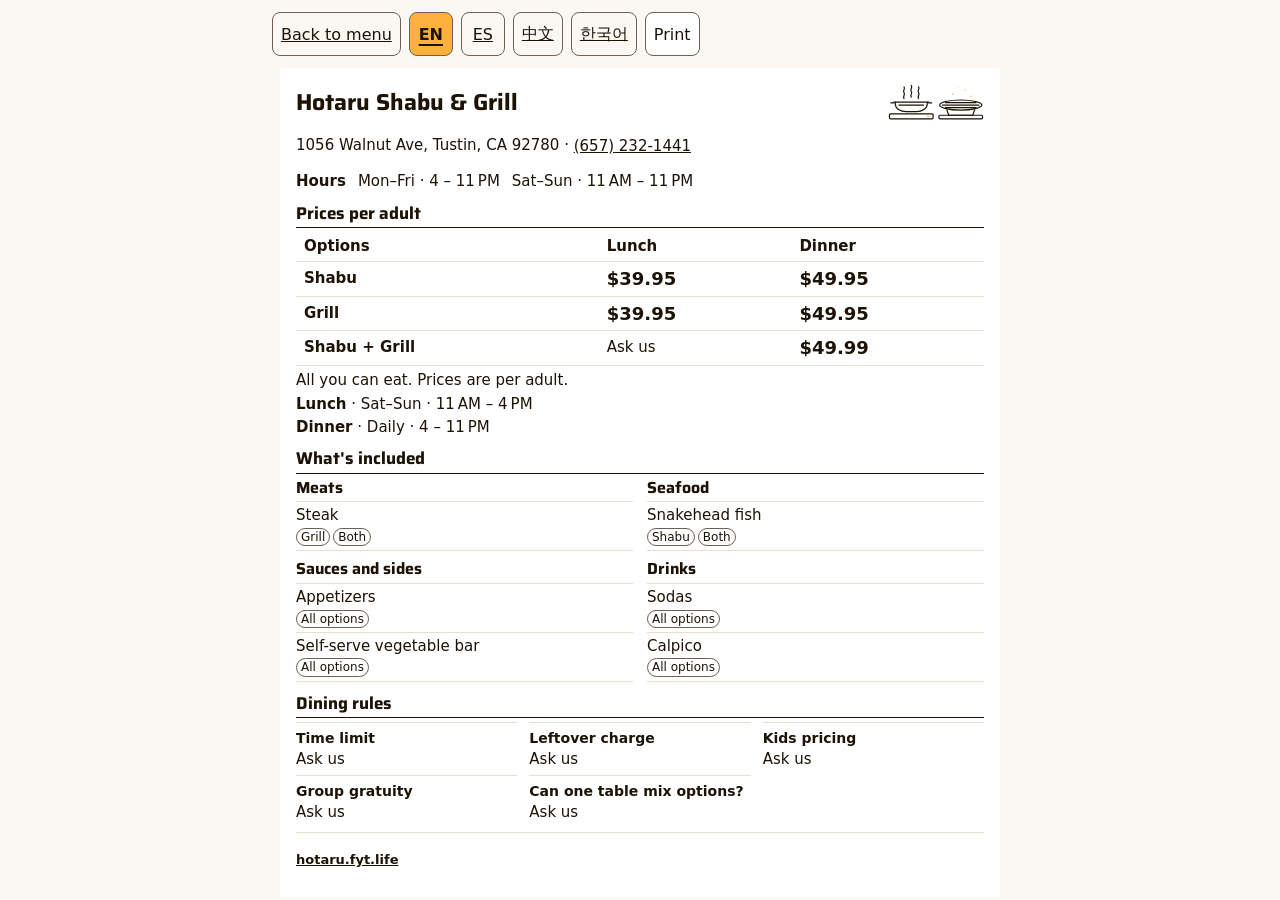
<file: print/index.html>
<!doctype html><html lang="en"><head><meta charset="utf-8"><meta name="viewport" content="width=device-width,initial-scale=1"><meta name="robots" content="noindex"><meta name="referrer" content="strict-origin-when-cross-origin"><meta http-equiv="Content-Security-Policy" content="default-src 'none'; script-src 'self' 'sha256-LS5/uDeJg1ZkSFlctNpvPGL8FBczostH6okluVGFAF4=' 'sha256-/CUeWiLCctADQJnI02kNwmFPq4lbRvYh8X8DOzR2KHA='; style-src 'self' 'sha256-3dZGcmP5jsj5jYjlGXkL0em0eMlO6xZckKbTPiOD5MU='; img-src 'self' data:; font-src 'self' data:; connect-src 'none'; object-src 'none'; base-uri 'none'; form-action 'none'"><title>Printable menu</title><style>@font-face{font-family:Saira;src:url('/assets/fonts/saira.subset.woff2') format('woff2');font-weight:400 800;font-stretch:normal;font-display:swap}
:root{--ink:#1d1206;--secondary:#6d6054;--edge:#e7ded2;--paper:#fbf8f3;--panel:#ffffff;--amber:#ffb13d;--ui:system-ui,-apple-system,'Segoe UI',Roboto,'Noto Sans',sans-serif;color-scheme:light;font-family:var(--ui);color:var(--ink);background:var(--paper)}*{box-sizing:border-box}body{margin:0}.print-toolbar{max-width:760px;margin:auto;display:flex;flex-wrap:wrap;gap:8px;padding:12px;background:var(--paper)}.print-toolbar a,.print-toolbar button{color:var(--ink);min-height:44px;min-width:44px;display:inline-flex;align-items:center;justify-content:center;padding:8px;border:1px solid var(--secondary);border-radius:8px}a:focus-visible,button:focus-visible{outline:2px solid var(--ink);outline-offset:3px}.print-sheet{width:100%;max-width:720px;margin:auto;padding:16px;font-size:15px;line-height:1.3;display:grid;gap:10px;background:var(--panel)}h1,h2,h3,p,dl,dd,ul{margin:0}h1,h2,h3{font-family:Saira,var(--ui);font-stretch:normal;font-weight:700}h1{font-size:23px;line-height:1.15}h2{font-size:17px;margin-bottom:4px;padding-bottom:3px;border-bottom:1px solid var(--ink)}h3{font-size:16px}header>p{margin-top:4px}.print-hours{margin-top:4px;display:flex;flex-wrap:wrap;gap:3px 12px;font-size:15px}.print-hours>span{display:inline-block}.print-prices{width:100%;border-collapse:collapse}.print-prices th,.print-prices td{padding:5px 8px;text-align:left;border-bottom:1px solid var(--edge)}.print-prices th{font-weight:650}.print-prices td{width:28%}.print-periods{font-size:15px;margin-top:5px;display:grid;gap:3px}.readout{display:inline-flex;gap:3px;align-items:center}.amount{font:700 18px/1.3 var(--ui);font-feature-settings:"tnum";white-space:nowrap;color:var(--ink)}.vh{position:absolute;width:1px;height:1px;overflow:hidden;clip-path:inset(50%);white-space:nowrap}.included-grid{display:grid;grid-template-columns:repeat(2,minmax(0,1fr));gap:8px 14px}.included-group h3{border-bottom:1px solid var(--edge);padding-bottom:3px}.included-group ul{padding:0;list-style:none}.included-group li{padding:4px 0;border-bottom:1px solid var(--edge);font-size:15px}.marks{display:flex;flex-wrap:wrap;gap:3px;margin-top:2px}.chip{font-size:12px;line-height:1.2;border:1px solid var(--secondary);border-radius:12px;padding:1px 4px}.rules{display:grid;grid-template-columns:repeat(3,minmax(0,1fr));gap:5px 12px}.fact{border-top:1px solid var(--edge);padding-top:6px}.fact dt{font-size:14px;font-weight:650}.fact dd{margin-top:3px}footer{border-top:1px solid var(--edge);padding-top:5px;font-size:13px;line-height:1.3}footer>p:first-child{font-weight:650}:root:lang(zh){font-family:system-ui,-apple-system,'Segoe UI',Roboto,'Noto Sans','PingFang SC','Hiragino Sans GB','Microsoft YaHei','Noto Sans CJK SC',sans-serif;--ui:system-ui,-apple-system,'Segoe UI',Roboto,'Noto Sans','PingFang SC','Hiragino Sans GB','Microsoft YaHei','Noto Sans CJK SC',sans-serif}:root:lang(ko){font-family:system-ui,-apple-system,'Segoe UI',Roboto,'Noto Sans','Apple SD Gothic Neo','Malgun Gothic','Noto Sans CJK KR',sans-serif;--ui:system-ui,-apple-system,'Segoe UI',Roboto,'Noto Sans','Apple SD Gothic Neo','Malgun Gothic','Noto Sans CJK KR',sans-serif;word-break:keep-all;overflow-wrap:anywhere}.item-photo{display:none}
@media screen and (max-width:600px){.print-sheet{font-size:16px;padding:16px;gap:20px}.included-grid{grid-template-columns:1fr}.included-group li{font-size:16px;padding-block:10px}.included-group h3{font-size:18px}.rules{grid-template-columns:1fr 1fr}.print-prices{table-layout:fixed}.print-prices th,.print-prices td{padding:6px 4px;vertical-align:top}.print-prices th:first-child{width:34%}.print-prices td{width:33%}.print-prices .readout:not(:has(.amount)){font-size:14px;white-space:nowrap}footer,.print-periods{font-size:13px}}
@page{size:letter;margin:.5in}@media print{:root,body{background:none}.print-toolbar{display:none}.print-sheet{max-width:none;width:720px;padding:0;gap:8px;min-height:0}.print-sheet section,.print-sheet header,.print-sheet footer{break-inside:avoid}.print-sheet *{box-shadow:none;text-shadow:none}.included-grid{grid-template-columns:repeat(2,minmax(0,1fr))}.rules{grid-template-columns:repeat(3,minmax(0,1fr))}}

.dated-offer{font-size:13px;line-height:1.3;border:1px solid var(--secondary);border-radius:8px;padding:6px 8px;background:var(--amber);color:var(--ink)}header a,footer a{color:inherit;display:inline-flex;align-items:center;min-height:44px}
@media print{header a,footer a{display:inline;min-height:0}}

.print-brand{display:flex;align-items:center;justify-content:space-between;gap:12px}.print-art{width:96px;flex:none;color:var(--ink)}.print-art svg{display:block;width:100%;height:auto}
.print-toolbar button{font:inherit;background:var(--panel);cursor:pointer}.print-toolbar [hidden]{display:none}.print-toolbar a[aria-current=true]{background:var(--amber);color:var(--ink);font-weight:700}.ayce-note{font-size:15px;margin-top:5px}.dated-offer p+p{margin-top:3px}

.print-toolbar a[aria-current=true]{text-decoration:underline;text-decoration-thickness:2px;text-underline-offset:4px}
@media(forced-colors:active){.print-toolbar a[aria-current=true]{text-decoration-color:LinkText;text-decoration-thickness:3px}}
</style><link rel="icon" href="data:image/svg+xml,%3Csvg xmlns='http://www.w3.org/2000/svg' viewBox='0 0 32 32'%3E%3Crect width='32' height='32' rx='7' fill='%230e0a08'/%3E%3Ccircle cx='16' cy='16' r='6' fill='%23ffb13d'/%3E%3C/svg%3E"><meta name="description" content="A one-page printable menu for Hotaru Shabu &amp; Grill."><meta property="og:type" content="website"><meta property="og:site_name" content="Hotaru Shabu &amp; Grill"><meta property="og:title" content="Hotaru Shabu &amp; Grill · Printable menu"><meta property="og:description" content="A one-page printable menu for Hotaru Shabu &amp; Grill."><meta property="og:url" content="https://hotaru.fyt.life/print/"><meta property="og:image" content="https://hotaru.fyt.life/assets/share.png"><meta property="og:image:width" content="1200"><meta property="og:image:height" content="630"><meta property="og:image:alt" content="Hotaru Shabu &amp; Grill: shabu, grill or both, all you can eat, in Tustin"><meta name="twitter:card" content="summary_large_image"><script>(()=>{let saved=null;try{saved=localStorage.getItem('hotaru-lang')}catch{}const codes=['en','es','zh','ko'],q=new URLSearchParams(location.search);const l=q.has('lang')?(codes.includes(q.get('lang'))?q.get('lang'):'en'):codes.includes(saved)?saved:(navigator.languages||[]).map(x=>x.slice(0,2).toLowerCase()).find(x=>codes.includes(x))||'en';location.replace('/print/'+l+'.html?lang='+l)})();</script></head><body><nav class="print-toolbar" aria-label="Printable menu"><a href="/?lang=en#prices">Back to menu</a><a href="/print/en.html?lang=en" lang="en" hreflang="en" aria-current="true">EN</a><a href="/print/es.html?lang=es" lang="es" hreflang="es">ES</a><a href="/print/zh.html?lang=zh" lang="zh-Hans" hreflang="zh-Hans">中文</a><a href="/print/ko.html?lang=ko" lang="ko" hreflang="ko">한국어</a><button type="button" id="print-button" hidden>Print</button></nav><main class="print-sheet" id="print-sheet"><header><div class="print-brand"><h1>Hotaru Shabu &#38; Grill</h1><div class="print-art"><svg viewBox="0 -4 264 100" fill="none" stroke="currentColor" stroke-width="1.2" stroke-linecap="round" stroke-linejoin="round" aria-hidden="true"><g transform="translate(-36 0)"><path vector-effect="non-scaling-stroke" d="M80 36c-5-6 5-10 0-16s5-10 0-16"/><path vector-effect="non-scaling-stroke" d="M100 32c-5-6 5-10 0-16s5-10 0-16"/><path vector-effect="non-scaling-stroke" d="M120 36c-5-6 5-10 0-16s5-10 0-16"/><path vector-effect="non-scaling-stroke" d="M52 46h96"/><path vector-effect="non-scaling-stroke" d="M56 46v4c0 13 14 22 30 22h28c16 0 30-9 30-22v-4"/><path vector-effect="non-scaling-stroke" d="M44 48h8M148 48h8"/><path vector-effect="non-scaling-stroke" d="M66 54h68"/><rect vector-effect="non-scaling-stroke" x="40" y="78" width="120" height="14" rx="3"/><circle vector-effect="non-scaling-stroke" cx="146" cy="85" r="2.6" fill="var(--amber)" stroke="none"/></g><g transform="translate(100 0)"><circle vector-effect="non-scaling-stroke" cx="78" cy="24" r="2" fill="var(--amber)" stroke="none"/><circle vector-effect="non-scaling-stroke" cx="112" cy="12" r="1.6" fill="var(--amber)" stroke="none"/><circle vector-effect="non-scaling-stroke" cx="128" cy="30" r="2.2" fill="var(--amber)" stroke="none"/><circle vector-effect="non-scaling-stroke" cx="94" cy="6" r="1.3" fill="var(--amber)" stroke="none"/><ellipse vector-effect="non-scaling-stroke" cx="100" cy="54" rx="58" ry="14"/><path vector-effect="non-scaling-stroke" d="M50 54h100M58 47h84M58 61h84"/><path vector-effect="non-scaling-stroke" d="M62 67l5 15h66l5-15"/><rect vector-effect="non-scaling-stroke" x="40" y="82" width="120" height="10" rx="3"/></g></svg></div></div><p><span data-contact="address">1056 Walnut Ave, Tustin, CA 92780</span> · <a data-contact="phone" href="tel:+16572321441">(657) 232-1441</a></p><div class="print-hours"><b>Hours</b> <span data-hours="0">Mon–Fri · 4 – 11 PM</span><span data-hours="1">Sat–Sun · 11 AM – 11 PM</span></div></header><section><h2 id="print-prices-heading">Prices per adult</h2><table class="print-prices" aria-labelledby="print-prices-heading"><thead><tr><th scope="col">Options</th><th scope="col">Lunch</th><th scope="col">Dinner</th></tr></thead><tbody><tr><th scope="row">Shabu</th><td data-price="shabu.lunch"><span class="readout"><span class="amount">$39.95</span></span></td><td data-price="shabu.dinner"><span class="readout"><span class="amount">$49.95</span></span></td></tr><tr><th scope="row">Grill</th><td data-price="grill.lunch"><span class="readout"><span class="amount">$39.95</span></span></td><td data-price="grill.dinner"><span class="readout"><span class="amount">$49.95</span></span></td></tr><tr><th scope="row">Shabu + Grill</th><td data-price="both.lunch"><span class="readout">Ask us</span></td><td data-price="both.dinner"><span class="readout"><span class="amount">$49.99</span></span></td></tr></tbody></table><p class="ayce-note">All you can eat. Prices are per adult.</p><div class="print-periods"><p data-period="lunch"><b>Lunch</b> · Sat–Sun · 11 AM – 4 PM</p><p data-period="dinner"><b>Dinner</b> · Daily · 4 – 11 PM</p></div></section><section><h2>What&#39;s included</h2><div class="included-grid"><section class="included-group" aria-labelledby="h-included-1"><h3 class="label" id="h-included-1">Meats</h3><ul role="list"><li data-item="h-item-1-1"><span class="item-name">Steak</span><span class="marks"><span class="vh">Included with Grill and Both</span><span class="chip" aria-hidden="true">Grill</span><span class="chip" aria-hidden="true">Both</span></span></li></ul></section><section class="included-group" aria-labelledby="h-included-2"><h3 class="label" id="h-included-2">Seafood</h3><ul role="list"><li data-item="h-item-2-1"><span class="item-name">Snakehead fish</span><span class="marks"><span class="vh">Included with Shabu and Both</span><span class="chip" aria-hidden="true">Shabu</span><span class="chip" aria-hidden="true">Both</span></span></li></ul></section><section class="included-group" aria-labelledby="h-included-4"><h3 class="label" id="h-included-4">Sauces and sides</h3><ul role="list"><li data-item="h-item-4-1"><span class="item-name">Appetizers</span><span class="marks"><span class="chip">All options</span></span></li><li data-item="h-item-4-2"><span class="item-name">Self-serve vegetable bar</span><span class="marks"><span class="chip">All options</span></span></li></ul></section><section class="included-group" aria-labelledby="h-included-6"><h3 class="label" id="h-included-6">Drinks</h3><ul role="list"><li data-item="h-item-6-1"><span class="item-name">Sodas</span><span class="marks"><span class="chip">All options</span></span></li><li data-item="h-item-6-2"><span class="item-name">Calpico</span><span class="marks"><span class="chip">All options</span></span></li></ul></section></div></section><section><h2>Dining rules</h2><dl class="rules"><div class="fact" id="print-rule-time"><dt>Time limit</dt><dd>Ask us</dd></div><div class="fact" id="print-rule-leftovers"><dt>Leftover charge</dt><dd>Ask us</dd></div><div class="fact" id="print-rule-kids"><dt>Kids pricing</dt><dd>Ask us</dd></div><div class="fact" id="print-rule-gratuity"><dt>Group gratuity</dt><dd>Ask us</dd></div><div class="fact" id="print-rule-mix"><dt>Can one table mix options?</dt><dd>Ask us</dd></div></dl></section><footer><p data-contact="site"><a href="https://hotaru.fyt.life/?lang=en">hotaru.fyt.life</a></p></footer></main><script>document.getElementById("print-button").addEventListener("click",()=>window.print());document.getElementById("print-button").hidden=false;</script></body></html>
</file>
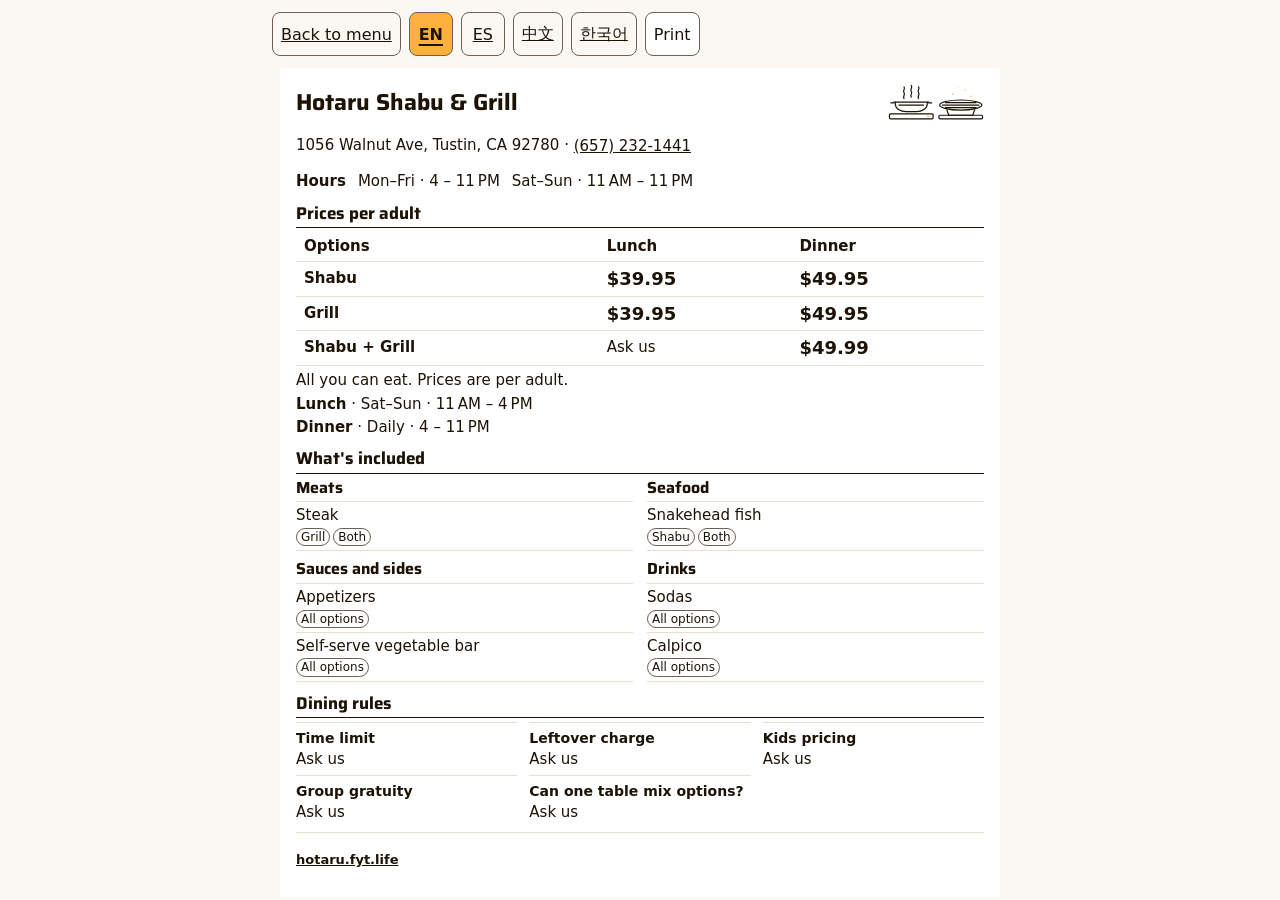
<file: print/en.html>
<!doctype html><html lang="en"><head><meta charset="utf-8"><meta name="viewport" content="width=device-width,initial-scale=1"><meta name="robots" content="noindex"><meta name="referrer" content="strict-origin-when-cross-origin"><meta http-equiv="Content-Security-Policy" content="default-src 'none'; script-src 'self' 'sha256-/CUeWiLCctADQJnI02kNwmFPq4lbRvYh8X8DOzR2KHA='; style-src 'self' 'sha256-3dZGcmP5jsj5jYjlGXkL0em0eMlO6xZckKbTPiOD5MU='; img-src 'self' data:; font-src 'self' data:; connect-src 'none'; object-src 'none'; base-uri 'none'; form-action 'none'"><title>Printable menu</title><style>@font-face{font-family:Saira;src:url('/assets/fonts/saira.subset.woff2') format('woff2');font-weight:400 800;font-stretch:normal;font-display:swap}
:root{--ink:#1d1206;--secondary:#6d6054;--edge:#e7ded2;--paper:#fbf8f3;--panel:#ffffff;--amber:#ffb13d;--ui:system-ui,-apple-system,'Segoe UI',Roboto,'Noto Sans',sans-serif;color-scheme:light;font-family:var(--ui);color:var(--ink);background:var(--paper)}*{box-sizing:border-box}body{margin:0}.print-toolbar{max-width:760px;margin:auto;display:flex;flex-wrap:wrap;gap:8px;padding:12px;background:var(--paper)}.print-toolbar a,.print-toolbar button{color:var(--ink);min-height:44px;min-width:44px;display:inline-flex;align-items:center;justify-content:center;padding:8px;border:1px solid var(--secondary);border-radius:8px}a:focus-visible,button:focus-visible{outline:2px solid var(--ink);outline-offset:3px}.print-sheet{width:100%;max-width:720px;margin:auto;padding:16px;font-size:15px;line-height:1.3;display:grid;gap:10px;background:var(--panel)}h1,h2,h3,p,dl,dd,ul{margin:0}h1,h2,h3{font-family:Saira,var(--ui);font-stretch:normal;font-weight:700}h1{font-size:23px;line-height:1.15}h2{font-size:17px;margin-bottom:4px;padding-bottom:3px;border-bottom:1px solid var(--ink)}h3{font-size:16px}header>p{margin-top:4px}.print-hours{margin-top:4px;display:flex;flex-wrap:wrap;gap:3px 12px;font-size:15px}.print-hours>span{display:inline-block}.print-prices{width:100%;border-collapse:collapse}.print-prices th,.print-prices td{padding:5px 8px;text-align:left;border-bottom:1px solid var(--edge)}.print-prices th{font-weight:650}.print-prices td{width:28%}.print-periods{font-size:15px;margin-top:5px;display:grid;gap:3px}.readout{display:inline-flex;gap:3px;align-items:center}.amount{font:700 18px/1.3 var(--ui);font-feature-settings:"tnum";white-space:nowrap;color:var(--ink)}.vh{position:absolute;width:1px;height:1px;overflow:hidden;clip-path:inset(50%);white-space:nowrap}.included-grid{display:grid;grid-template-columns:repeat(2,minmax(0,1fr));gap:8px 14px}.included-group h3{border-bottom:1px solid var(--edge);padding-bottom:3px}.included-group ul{padding:0;list-style:none}.included-group li{padding:4px 0;border-bottom:1px solid var(--edge);font-size:15px}.marks{display:flex;flex-wrap:wrap;gap:3px;margin-top:2px}.chip{font-size:12px;line-height:1.2;border:1px solid var(--secondary);border-radius:12px;padding:1px 4px}.rules{display:grid;grid-template-columns:repeat(3,minmax(0,1fr));gap:5px 12px}.fact{border-top:1px solid var(--edge);padding-top:6px}.fact dt{font-size:14px;font-weight:650}.fact dd{margin-top:3px}footer{border-top:1px solid var(--edge);padding-top:5px;font-size:13px;line-height:1.3}footer>p:first-child{font-weight:650}:root:lang(zh){font-family:system-ui,-apple-system,'Segoe UI',Roboto,'Noto Sans','PingFang SC','Hiragino Sans GB','Microsoft YaHei','Noto Sans CJK SC',sans-serif;--ui:system-ui,-apple-system,'Segoe UI',Roboto,'Noto Sans','PingFang SC','Hiragino Sans GB','Microsoft YaHei','Noto Sans CJK SC',sans-serif}:root:lang(ko){font-family:system-ui,-apple-system,'Segoe UI',Roboto,'Noto Sans','Apple SD Gothic Neo','Malgun Gothic','Noto Sans CJK KR',sans-serif;--ui:system-ui,-apple-system,'Segoe UI',Roboto,'Noto Sans','Apple SD Gothic Neo','Malgun Gothic','Noto Sans CJK KR',sans-serif;word-break:keep-all;overflow-wrap:anywhere}.item-photo{display:none}
@media screen and (max-width:600px){.print-sheet{font-size:16px;padding:16px;gap:20px}.included-grid{grid-template-columns:1fr}.included-group li{font-size:16px;padding-block:10px}.included-group h3{font-size:18px}.rules{grid-template-columns:1fr 1fr}.print-prices{table-layout:fixed}.print-prices th,.print-prices td{padding:6px 4px;vertical-align:top}.print-prices th:first-child{width:34%}.print-prices td{width:33%}.print-prices .readout:not(:has(.amount)){font-size:14px;white-space:nowrap}footer,.print-periods{font-size:13px}}
@page{size:letter;margin:.5in}@media print{:root,body{background:none}.print-toolbar{display:none}.print-sheet{max-width:none;width:720px;padding:0;gap:8px;min-height:0}.print-sheet section,.print-sheet header,.print-sheet footer{break-inside:avoid}.print-sheet *{box-shadow:none;text-shadow:none}.included-grid{grid-template-columns:repeat(2,minmax(0,1fr))}.rules{grid-template-columns:repeat(3,minmax(0,1fr))}}

.dated-offer{font-size:13px;line-height:1.3;border:1px solid var(--secondary);border-radius:8px;padding:6px 8px;background:var(--amber);color:var(--ink)}header a,footer a{color:inherit;display:inline-flex;align-items:center;min-height:44px}
@media print{header a,footer a{display:inline;min-height:0}}

.print-brand{display:flex;align-items:center;justify-content:space-between;gap:12px}.print-art{width:96px;flex:none;color:var(--ink)}.print-art svg{display:block;width:100%;height:auto}
.print-toolbar button{font:inherit;background:var(--panel);cursor:pointer}.print-toolbar [hidden]{display:none}.print-toolbar a[aria-current=true]{background:var(--amber);color:var(--ink);font-weight:700}.ayce-note{font-size:15px;margin-top:5px}.dated-offer p+p{margin-top:3px}

.print-toolbar a[aria-current=true]{text-decoration:underline;text-decoration-thickness:2px;text-underline-offset:4px}
@media(forced-colors:active){.print-toolbar a[aria-current=true]{text-decoration-color:LinkText;text-decoration-thickness:3px}}
</style><link rel="icon" href="data:image/svg+xml,%3Csvg xmlns='http://www.w3.org/2000/svg' viewBox='0 0 32 32'%3E%3Crect width='32' height='32' rx='7' fill='%230e0a08'/%3E%3Ccircle cx='16' cy='16' r='6' fill='%23ffb13d'/%3E%3C/svg%3E"></head><body><nav class="print-toolbar" aria-label="Printable menu"><a href="/?lang=en#prices">Back to menu</a><a href="/print/en.html?lang=en" lang="en" hreflang="en" aria-current="true">EN</a><a href="/print/es.html?lang=es" lang="es" hreflang="es">ES</a><a href="/print/zh.html?lang=zh" lang="zh-Hans" hreflang="zh-Hans">中文</a><a href="/print/ko.html?lang=ko" lang="ko" hreflang="ko">한국어</a><button type="button" id="print-button" hidden>Print</button></nav><main class="print-sheet" id="print-sheet"><header><div class="print-brand"><h1>Hotaru Shabu &#38; Grill</h1><div class="print-art"><svg viewBox="0 -4 264 100" fill="none" stroke="currentColor" stroke-width="1.2" stroke-linecap="round" stroke-linejoin="round" aria-hidden="true"><g transform="translate(-36 0)"><path vector-effect="non-scaling-stroke" d="M80 36c-5-6 5-10 0-16s5-10 0-16"/><path vector-effect="non-scaling-stroke" d="M100 32c-5-6 5-10 0-16s5-10 0-16"/><path vector-effect="non-scaling-stroke" d="M120 36c-5-6 5-10 0-16s5-10 0-16"/><path vector-effect="non-scaling-stroke" d="M52 46h96"/><path vector-effect="non-scaling-stroke" d="M56 46v4c0 13 14 22 30 22h28c16 0 30-9 30-22v-4"/><path vector-effect="non-scaling-stroke" d="M44 48h8M148 48h8"/><path vector-effect="non-scaling-stroke" d="M66 54h68"/><rect vector-effect="non-scaling-stroke" x="40" y="78" width="120" height="14" rx="3"/><circle vector-effect="non-scaling-stroke" cx="146" cy="85" r="2.6" fill="var(--amber)" stroke="none"/></g><g transform="translate(100 0)"><circle vector-effect="non-scaling-stroke" cx="78" cy="24" r="2" fill="var(--amber)" stroke="none"/><circle vector-effect="non-scaling-stroke" cx="112" cy="12" r="1.6" fill="var(--amber)" stroke="none"/><circle vector-effect="non-scaling-stroke" cx="128" cy="30" r="2.2" fill="var(--amber)" stroke="none"/><circle vector-effect="non-scaling-stroke" cx="94" cy="6" r="1.3" fill="var(--amber)" stroke="none"/><ellipse vector-effect="non-scaling-stroke" cx="100" cy="54" rx="58" ry="14"/><path vector-effect="non-scaling-stroke" d="M50 54h100M58 47h84M58 61h84"/><path vector-effect="non-scaling-stroke" d="M62 67l5 15h66l5-15"/><rect vector-effect="non-scaling-stroke" x="40" y="82" width="120" height="10" rx="3"/></g></svg></div></div><p><span data-contact="address">1056 Walnut Ave, Tustin, CA 92780</span> · <a data-contact="phone" href="tel:+16572321441">(657) 232-1441</a></p><div class="print-hours"><b>Hours</b> <span data-hours="0">Mon–Fri · 4 – 11 PM</span><span data-hours="1">Sat–Sun · 11 AM – 11 PM</span></div></header><section><h2 id="print-prices-heading">Prices per adult</h2><table class="print-prices" aria-labelledby="print-prices-heading"><thead><tr><th scope="col">Options</th><th scope="col">Lunch</th><th scope="col">Dinner</th></tr></thead><tbody><tr><th scope="row">Shabu</th><td data-price="shabu.lunch"><span class="readout"><span class="amount">$39.95</span></span></td><td data-price="shabu.dinner"><span class="readout"><span class="amount">$49.95</span></span></td></tr><tr><th scope="row">Grill</th><td data-price="grill.lunch"><span class="readout"><span class="amount">$39.95</span></span></td><td data-price="grill.dinner"><span class="readout"><span class="amount">$49.95</span></span></td></tr><tr><th scope="row">Shabu + Grill</th><td data-price="both.lunch"><span class="readout">Ask us</span></td><td data-price="both.dinner"><span class="readout"><span class="amount">$49.99</span></span></td></tr></tbody></table><p class="ayce-note">All you can eat. Prices are per adult.</p><div class="print-periods"><p data-period="lunch"><b>Lunch</b> · Sat–Sun · 11 AM – 4 PM</p><p data-period="dinner"><b>Dinner</b> · Daily · 4 – 11 PM</p></div></section><section><h2>What&#39;s included</h2><div class="included-grid"><section class="included-group" aria-labelledby="h-included-1"><h3 class="label" id="h-included-1">Meats</h3><ul role="list"><li data-item="h-item-1-1"><span class="item-name">Steak</span><span class="marks"><span class="vh">Included with Grill and Both</span><span class="chip" aria-hidden="true">Grill</span><span class="chip" aria-hidden="true">Both</span></span></li></ul></section><section class="included-group" aria-labelledby="h-included-2"><h3 class="label" id="h-included-2">Seafood</h3><ul role="list"><li data-item="h-item-2-1"><span class="item-name">Snakehead fish</span><span class="marks"><span class="vh">Included with Shabu and Both</span><span class="chip" aria-hidden="true">Shabu</span><span class="chip" aria-hidden="true">Both</span></span></li></ul></section><section class="included-group" aria-labelledby="h-included-4"><h3 class="label" id="h-included-4">Sauces and sides</h3><ul role="list"><li data-item="h-item-4-1"><span class="item-name">Appetizers</span><span class="marks"><span class="chip">All options</span></span></li><li data-item="h-item-4-2"><span class="item-name">Self-serve vegetable bar</span><span class="marks"><span class="chip">All options</span></span></li></ul></section><section class="included-group" aria-labelledby="h-included-6"><h3 class="label" id="h-included-6">Drinks</h3><ul role="list"><li data-item="h-item-6-1"><span class="item-name">Sodas</span><span class="marks"><span class="chip">All options</span></span></li><li data-item="h-item-6-2"><span class="item-name">Calpico</span><span class="marks"><span class="chip">All options</span></span></li></ul></section></div></section><section><h2>Dining rules</h2><dl class="rules"><div class="fact" id="print-rule-time"><dt>Time limit</dt><dd>Ask us</dd></div><div class="fact" id="print-rule-leftovers"><dt>Leftover charge</dt><dd>Ask us</dd></div><div class="fact" id="print-rule-kids"><dt>Kids pricing</dt><dd>Ask us</dd></div><div class="fact" id="print-rule-gratuity"><dt>Group gratuity</dt><dd>Ask us</dd></div><div class="fact" id="print-rule-mix"><dt>Can one table mix options?</dt><dd>Ask us</dd></div></dl></section><footer><p data-contact="site"><a href="https://hotaru.fyt.life/?lang=en">hotaru.fyt.life</a></p></footer></main><script>document.getElementById("print-button").addEventListener("click",()=>window.print());document.getElementById("print-button").hidden=false;</script></body></html>
</file>
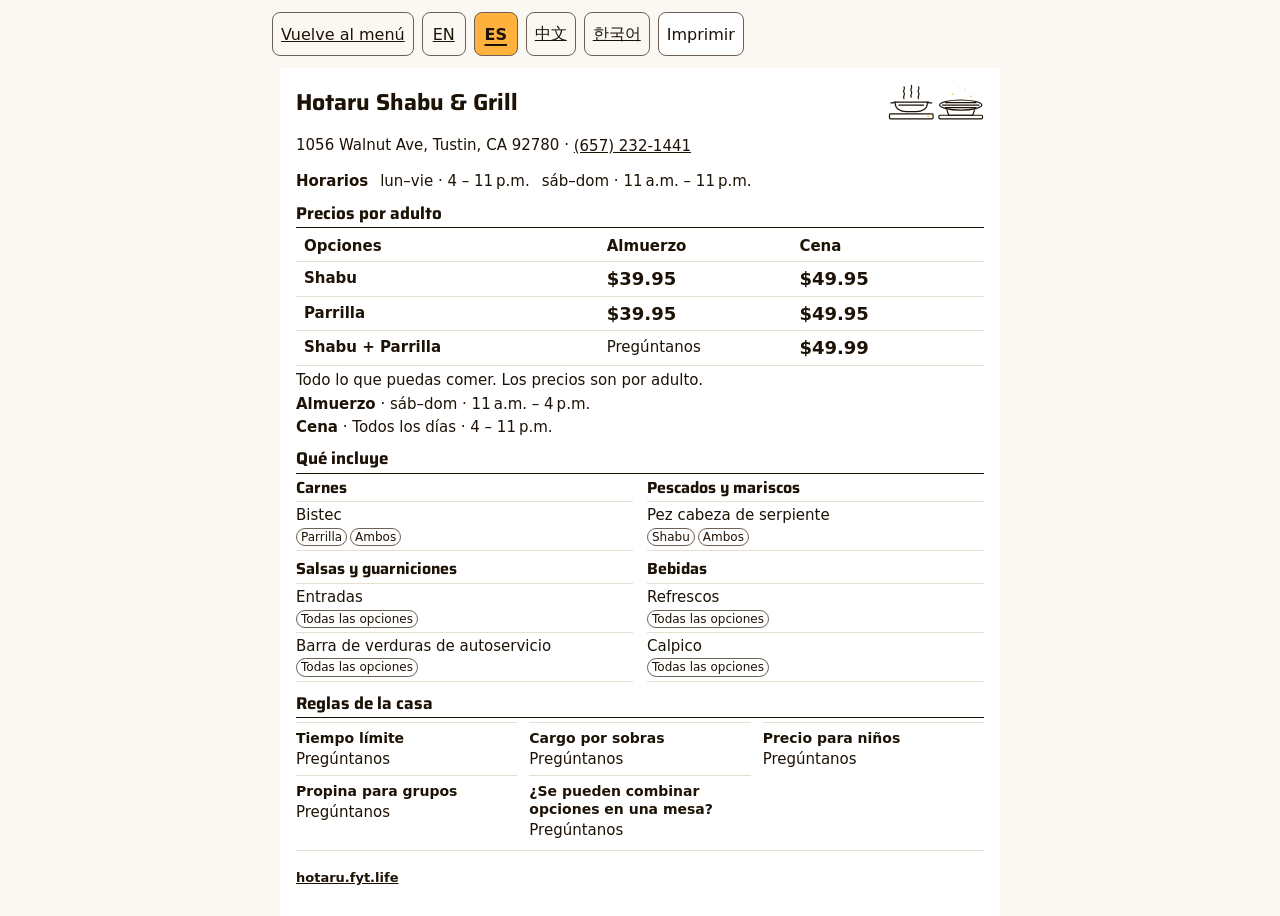
<file: print/es.html>
<!doctype html><html lang="es"><head><meta charset="utf-8"><meta name="viewport" content="width=device-width,initial-scale=1"><meta name="robots" content="noindex"><meta name="referrer" content="strict-origin-when-cross-origin"><meta http-equiv="Content-Security-Policy" content="default-src 'none'; script-src 'self' 'sha256-/CUeWiLCctADQJnI02kNwmFPq4lbRvYh8X8DOzR2KHA='; style-src 'self' 'sha256-3dZGcmP5jsj5jYjlGXkL0em0eMlO6xZckKbTPiOD5MU='; img-src 'self' data:; font-src 'self' data:; connect-src 'none'; object-src 'none'; base-uri 'none'; form-action 'none'"><title>Menú para imprimir</title><style>@font-face{font-family:Saira;src:url('/assets/fonts/saira.subset.woff2') format('woff2');font-weight:400 800;font-stretch:normal;font-display:swap}
:root{--ink:#1d1206;--secondary:#6d6054;--edge:#e7ded2;--paper:#fbf8f3;--panel:#ffffff;--amber:#ffb13d;--ui:system-ui,-apple-system,'Segoe UI',Roboto,'Noto Sans',sans-serif;color-scheme:light;font-family:var(--ui);color:var(--ink);background:var(--paper)}*{box-sizing:border-box}body{margin:0}.print-toolbar{max-width:760px;margin:auto;display:flex;flex-wrap:wrap;gap:8px;padding:12px;background:var(--paper)}.print-toolbar a,.print-toolbar button{color:var(--ink);min-height:44px;min-width:44px;display:inline-flex;align-items:center;justify-content:center;padding:8px;border:1px solid var(--secondary);border-radius:8px}a:focus-visible,button:focus-visible{outline:2px solid var(--ink);outline-offset:3px}.print-sheet{width:100%;max-width:720px;margin:auto;padding:16px;font-size:15px;line-height:1.3;display:grid;gap:10px;background:var(--panel)}h1,h2,h3,p,dl,dd,ul{margin:0}h1,h2,h3{font-family:Saira,var(--ui);font-stretch:normal;font-weight:700}h1{font-size:23px;line-height:1.15}h2{font-size:17px;margin-bottom:4px;padding-bottom:3px;border-bottom:1px solid var(--ink)}h3{font-size:16px}header>p{margin-top:4px}.print-hours{margin-top:4px;display:flex;flex-wrap:wrap;gap:3px 12px;font-size:15px}.print-hours>span{display:inline-block}.print-prices{width:100%;border-collapse:collapse}.print-prices th,.print-prices td{padding:5px 8px;text-align:left;border-bottom:1px solid var(--edge)}.print-prices th{font-weight:650}.print-prices td{width:28%}.print-periods{font-size:15px;margin-top:5px;display:grid;gap:3px}.readout{display:inline-flex;gap:3px;align-items:center}.amount{font:700 18px/1.3 var(--ui);font-feature-settings:"tnum";white-space:nowrap;color:var(--ink)}.vh{position:absolute;width:1px;height:1px;overflow:hidden;clip-path:inset(50%);white-space:nowrap}.included-grid{display:grid;grid-template-columns:repeat(2,minmax(0,1fr));gap:8px 14px}.included-group h3{border-bottom:1px solid var(--edge);padding-bottom:3px}.included-group ul{padding:0;list-style:none}.included-group li{padding:4px 0;border-bottom:1px solid var(--edge);font-size:15px}.marks{display:flex;flex-wrap:wrap;gap:3px;margin-top:2px}.chip{font-size:12px;line-height:1.2;border:1px solid var(--secondary);border-radius:12px;padding:1px 4px}.rules{display:grid;grid-template-columns:repeat(3,minmax(0,1fr));gap:5px 12px}.fact{border-top:1px solid var(--edge);padding-top:6px}.fact dt{font-size:14px;font-weight:650}.fact dd{margin-top:3px}footer{border-top:1px solid var(--edge);padding-top:5px;font-size:13px;line-height:1.3}footer>p:first-child{font-weight:650}:root:lang(zh){font-family:system-ui,-apple-system,'Segoe UI',Roboto,'Noto Sans','PingFang SC','Hiragino Sans GB','Microsoft YaHei','Noto Sans CJK SC',sans-serif;--ui:system-ui,-apple-system,'Segoe UI',Roboto,'Noto Sans','PingFang SC','Hiragino Sans GB','Microsoft YaHei','Noto Sans CJK SC',sans-serif}:root:lang(ko){font-family:system-ui,-apple-system,'Segoe UI',Roboto,'Noto Sans','Apple SD Gothic Neo','Malgun Gothic','Noto Sans CJK KR',sans-serif;--ui:system-ui,-apple-system,'Segoe UI',Roboto,'Noto Sans','Apple SD Gothic Neo','Malgun Gothic','Noto Sans CJK KR',sans-serif;word-break:keep-all;overflow-wrap:anywhere}.item-photo{display:none}
@media screen and (max-width:600px){.print-sheet{font-size:16px;padding:16px;gap:20px}.included-grid{grid-template-columns:1fr}.included-group li{font-size:16px;padding-block:10px}.included-group h3{font-size:18px}.rules{grid-template-columns:1fr 1fr}.print-prices{table-layout:fixed}.print-prices th,.print-prices td{padding:6px 4px;vertical-align:top}.print-prices th:first-child{width:34%}.print-prices td{width:33%}.print-prices .readout:not(:has(.amount)){font-size:14px;white-space:nowrap}footer,.print-periods{font-size:13px}}
@page{size:letter;margin:.5in}@media print{:root,body{background:none}.print-toolbar{display:none}.print-sheet{max-width:none;width:720px;padding:0;gap:8px;min-height:0}.print-sheet section,.print-sheet header,.print-sheet footer{break-inside:avoid}.print-sheet *{box-shadow:none;text-shadow:none}.included-grid{grid-template-columns:repeat(2,minmax(0,1fr))}.rules{grid-template-columns:repeat(3,minmax(0,1fr))}}

.dated-offer{font-size:13px;line-height:1.3;border:1px solid var(--secondary);border-radius:8px;padding:6px 8px;background:var(--amber);color:var(--ink)}header a,footer a{color:inherit;display:inline-flex;align-items:center;min-height:44px}
@media print{header a,footer a{display:inline;min-height:0}}

.print-brand{display:flex;align-items:center;justify-content:space-between;gap:12px}.print-art{width:96px;flex:none;color:var(--ink)}.print-art svg{display:block;width:100%;height:auto}
.print-toolbar button{font:inherit;background:var(--panel);cursor:pointer}.print-toolbar [hidden]{display:none}.print-toolbar a[aria-current=true]{background:var(--amber);color:var(--ink);font-weight:700}.ayce-note{font-size:15px;margin-top:5px}.dated-offer p+p{margin-top:3px}

.print-toolbar a[aria-current=true]{text-decoration:underline;text-decoration-thickness:2px;text-underline-offset:4px}
@media(forced-colors:active){.print-toolbar a[aria-current=true]{text-decoration-color:LinkText;text-decoration-thickness:3px}}
</style><link rel="icon" href="data:image/svg+xml,%3Csvg xmlns='http://www.w3.org/2000/svg' viewBox='0 0 32 32'%3E%3Crect width='32' height='32' rx='7' fill='%230e0a08'/%3E%3Ccircle cx='16' cy='16' r='6' fill='%23ffb13d'/%3E%3C/svg%3E"></head><body><nav class="print-toolbar" aria-label="Menú para imprimir"><a href="/?lang=es#prices">Vuelve al menú</a><a href="/print/en.html?lang=en" lang="en" hreflang="en">EN</a><a href="/print/es.html?lang=es" lang="es" hreflang="es" aria-current="true">ES</a><a href="/print/zh.html?lang=zh" lang="zh-Hans" hreflang="zh-Hans">中文</a><a href="/print/ko.html?lang=ko" lang="ko" hreflang="ko">한국어</a><button type="button" id="print-button" hidden>Imprimir</button></nav><main class="print-sheet" id="print-sheet"><header><div class="print-brand"><h1>Hotaru Shabu &#38; Grill</h1><div class="print-art"><svg viewBox="0 -4 264 100" fill="none" stroke="currentColor" stroke-width="1.2" stroke-linecap="round" stroke-linejoin="round" aria-hidden="true"><g transform="translate(-36 0)"><path vector-effect="non-scaling-stroke" d="M80 36c-5-6 5-10 0-16s5-10 0-16"/><path vector-effect="non-scaling-stroke" d="M100 32c-5-6 5-10 0-16s5-10 0-16"/><path vector-effect="non-scaling-stroke" d="M120 36c-5-6 5-10 0-16s5-10 0-16"/><path vector-effect="non-scaling-stroke" d="M52 46h96"/><path vector-effect="non-scaling-stroke" d="M56 46v4c0 13 14 22 30 22h28c16 0 30-9 30-22v-4"/><path vector-effect="non-scaling-stroke" d="M44 48h8M148 48h8"/><path vector-effect="non-scaling-stroke" d="M66 54h68"/><rect vector-effect="non-scaling-stroke" x="40" y="78" width="120" height="14" rx="3"/><circle vector-effect="non-scaling-stroke" cx="146" cy="85" r="2.6" fill="var(--amber)" stroke="none"/></g><g transform="translate(100 0)"><circle vector-effect="non-scaling-stroke" cx="78" cy="24" r="2" fill="var(--amber)" stroke="none"/><circle vector-effect="non-scaling-stroke" cx="112" cy="12" r="1.6" fill="var(--amber)" stroke="none"/><circle vector-effect="non-scaling-stroke" cx="128" cy="30" r="2.2" fill="var(--amber)" stroke="none"/><circle vector-effect="non-scaling-stroke" cx="94" cy="6" r="1.3" fill="var(--amber)" stroke="none"/><ellipse vector-effect="non-scaling-stroke" cx="100" cy="54" rx="58" ry="14"/><path vector-effect="non-scaling-stroke" d="M50 54h100M58 47h84M58 61h84"/><path vector-effect="non-scaling-stroke" d="M62 67l5 15h66l5-15"/><rect vector-effect="non-scaling-stroke" x="40" y="82" width="120" height="10" rx="3"/></g></svg></div></div><p><span data-contact="address">1056 Walnut Ave, Tustin, CA 92780</span> · <a data-contact="phone" href="tel:+16572321441">(657) 232-1441</a></p><div class="print-hours"><b>Horarios</b> <span data-hours="0">lun–vie · 4 – 11 p.m.</span><span data-hours="1">sáb–dom · 11 a.m. – 11 p.m.</span></div></header><section><h2 id="print-prices-heading">Precios por adulto</h2><table class="print-prices" aria-labelledby="print-prices-heading"><thead><tr><th scope="col">Opciones</th><th scope="col">Almuerzo</th><th scope="col">Cena</th></tr></thead><tbody><tr><th scope="row">Shabu</th><td data-price="shabu.lunch"><span class="readout"><span class="amount">$39.95</span></span></td><td data-price="shabu.dinner"><span class="readout"><span class="amount">$49.95</span></span></td></tr><tr><th scope="row">Parrilla</th><td data-price="grill.lunch"><span class="readout"><span class="amount">$39.95</span></span></td><td data-price="grill.dinner"><span class="readout"><span class="amount">$49.95</span></span></td></tr><tr><th scope="row">Shabu + Parrilla</th><td data-price="both.lunch"><span class="readout">Pregúntanos</span></td><td data-price="both.dinner"><span class="readout"><span class="amount">$49.99</span></span></td></tr></tbody></table><p class="ayce-note">Todo lo que puedas comer. Los precios son por adulto.</p><div class="print-periods"><p data-period="lunch"><b>Almuerzo</b> · sáb–dom · 11 a.m. – 4 p.m.</p><p data-period="dinner"><b>Cena</b> · Todos los días · 4 – 11 p.m.</p></div></section><section><h2>Qué incluye</h2><div class="included-grid"><section class="included-group" aria-labelledby="h-included-1"><h3 class="label" id="h-included-1">Carnes</h3><ul role="list"><li data-item="h-item-1-1"><span class="item-name">Bistec</span><span class="marks"><span class="vh">Se incluye en Parrilla y Ambos</span><span class="chip" aria-hidden="true">Parrilla</span><span class="chip" aria-hidden="true">Ambos</span></span></li></ul></section><section class="included-group" aria-labelledby="h-included-2"><h3 class="label" id="h-included-2">Pescados y mariscos</h3><ul role="list"><li data-item="h-item-2-1"><span class="item-name">Pez cabeza de serpiente</span><span class="marks"><span class="vh">Se incluye en Shabu y Ambos</span><span class="chip" aria-hidden="true">Shabu</span><span class="chip" aria-hidden="true">Ambos</span></span></li></ul></section><section class="included-group" aria-labelledby="h-included-4"><h3 class="label" id="h-included-4">Salsas y guarniciones</h3><ul role="list"><li data-item="h-item-4-1"><span class="item-name">Entradas</span><span class="marks"><span class="chip">Todas las opciones</span></span></li><li data-item="h-item-4-2"><span class="item-name">Barra de verduras de autoservicio</span><span class="marks"><span class="chip">Todas las opciones</span></span></li></ul></section><section class="included-group" aria-labelledby="h-included-6"><h3 class="label" id="h-included-6">Bebidas</h3><ul role="list"><li data-item="h-item-6-1"><span class="item-name">Refrescos</span><span class="marks"><span class="chip">Todas las opciones</span></span></li><li data-item="h-item-6-2"><span class="item-name">Calpico</span><span class="marks"><span class="chip">Todas las opciones</span></span></li></ul></section></div></section><section><h2>Reglas de la casa</h2><dl class="rules"><div class="fact" id="print-rule-time"><dt>Tiempo límite</dt><dd>Pregúntanos</dd></div><div class="fact" id="print-rule-leftovers"><dt>Cargo por sobras</dt><dd>Pregúntanos</dd></div><div class="fact" id="print-rule-kids"><dt>Precio para niños</dt><dd>Pregúntanos</dd></div><div class="fact" id="print-rule-gratuity"><dt>Propina para grupos</dt><dd>Pregúntanos</dd></div><div class="fact" id="print-rule-mix"><dt>¿Se pueden combinar opciones en una mesa?</dt><dd>Pregúntanos</dd></div></dl></section><footer><p data-contact="site"><a href="https://hotaru.fyt.life/?lang=es">hotaru.fyt.life</a></p></footer></main><script>document.getElementById("print-button").addEventListener("click",()=>window.print());document.getElementById("print-button").hidden=false;</script></body></html>
</file>
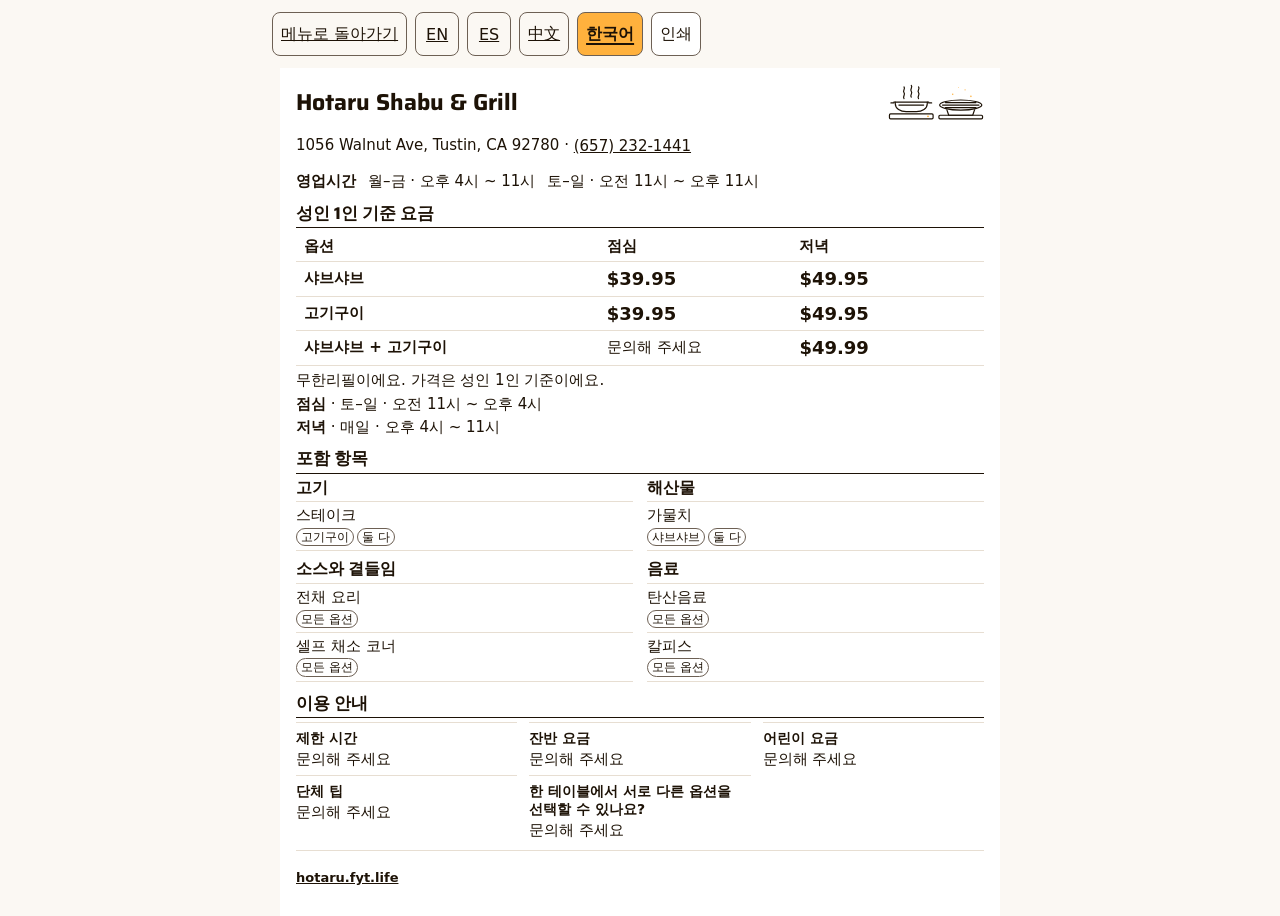
<file: print/ko.html>
<!doctype html><html lang="ko"><head><meta charset="utf-8"><meta name="viewport" content="width=device-width,initial-scale=1"><meta name="robots" content="noindex"><meta name="referrer" content="strict-origin-when-cross-origin"><meta http-equiv="Content-Security-Policy" content="default-src 'none'; script-src 'self' 'sha256-/CUeWiLCctADQJnI02kNwmFPq4lbRvYh8X8DOzR2KHA='; style-src 'self' 'sha256-3dZGcmP5jsj5jYjlGXkL0em0eMlO6xZckKbTPiOD5MU='; img-src 'self' data:; font-src 'self' data:; connect-src 'none'; object-src 'none'; base-uri 'none'; form-action 'none'"><title>인쇄용 메뉴</title><style>@font-face{font-family:Saira;src:url('/assets/fonts/saira.subset.woff2') format('woff2');font-weight:400 800;font-stretch:normal;font-display:swap}
:root{--ink:#1d1206;--secondary:#6d6054;--edge:#e7ded2;--paper:#fbf8f3;--panel:#ffffff;--amber:#ffb13d;--ui:system-ui,-apple-system,'Segoe UI',Roboto,'Noto Sans',sans-serif;color-scheme:light;font-family:var(--ui);color:var(--ink);background:var(--paper)}*{box-sizing:border-box}body{margin:0}.print-toolbar{max-width:760px;margin:auto;display:flex;flex-wrap:wrap;gap:8px;padding:12px;background:var(--paper)}.print-toolbar a,.print-toolbar button{color:var(--ink);min-height:44px;min-width:44px;display:inline-flex;align-items:center;justify-content:center;padding:8px;border:1px solid var(--secondary);border-radius:8px}a:focus-visible,button:focus-visible{outline:2px solid var(--ink);outline-offset:3px}.print-sheet{width:100%;max-width:720px;margin:auto;padding:16px;font-size:15px;line-height:1.3;display:grid;gap:10px;background:var(--panel)}h1,h2,h3,p,dl,dd,ul{margin:0}h1,h2,h3{font-family:Saira,var(--ui);font-stretch:normal;font-weight:700}h1{font-size:23px;line-height:1.15}h2{font-size:17px;margin-bottom:4px;padding-bottom:3px;border-bottom:1px solid var(--ink)}h3{font-size:16px}header>p{margin-top:4px}.print-hours{margin-top:4px;display:flex;flex-wrap:wrap;gap:3px 12px;font-size:15px}.print-hours>span{display:inline-block}.print-prices{width:100%;border-collapse:collapse}.print-prices th,.print-prices td{padding:5px 8px;text-align:left;border-bottom:1px solid var(--edge)}.print-prices th{font-weight:650}.print-prices td{width:28%}.print-periods{font-size:15px;margin-top:5px;display:grid;gap:3px}.readout{display:inline-flex;gap:3px;align-items:center}.amount{font:700 18px/1.3 var(--ui);font-feature-settings:"tnum";white-space:nowrap;color:var(--ink)}.vh{position:absolute;width:1px;height:1px;overflow:hidden;clip-path:inset(50%);white-space:nowrap}.included-grid{display:grid;grid-template-columns:repeat(2,minmax(0,1fr));gap:8px 14px}.included-group h3{border-bottom:1px solid var(--edge);padding-bottom:3px}.included-group ul{padding:0;list-style:none}.included-group li{padding:4px 0;border-bottom:1px solid var(--edge);font-size:15px}.marks{display:flex;flex-wrap:wrap;gap:3px;margin-top:2px}.chip{font-size:12px;line-height:1.2;border:1px solid var(--secondary);border-radius:12px;padding:1px 4px}.rules{display:grid;grid-template-columns:repeat(3,minmax(0,1fr));gap:5px 12px}.fact{border-top:1px solid var(--edge);padding-top:6px}.fact dt{font-size:14px;font-weight:650}.fact dd{margin-top:3px}footer{border-top:1px solid var(--edge);padding-top:5px;font-size:13px;line-height:1.3}footer>p:first-child{font-weight:650}:root:lang(zh){font-family:system-ui,-apple-system,'Segoe UI',Roboto,'Noto Sans','PingFang SC','Hiragino Sans GB','Microsoft YaHei','Noto Sans CJK SC',sans-serif;--ui:system-ui,-apple-system,'Segoe UI',Roboto,'Noto Sans','PingFang SC','Hiragino Sans GB','Microsoft YaHei','Noto Sans CJK SC',sans-serif}:root:lang(ko){font-family:system-ui,-apple-system,'Segoe UI',Roboto,'Noto Sans','Apple SD Gothic Neo','Malgun Gothic','Noto Sans CJK KR',sans-serif;--ui:system-ui,-apple-system,'Segoe UI',Roboto,'Noto Sans','Apple SD Gothic Neo','Malgun Gothic','Noto Sans CJK KR',sans-serif;word-break:keep-all;overflow-wrap:anywhere}.item-photo{display:none}
@media screen and (max-width:600px){.print-sheet{font-size:16px;padding:16px;gap:20px}.included-grid{grid-template-columns:1fr}.included-group li{font-size:16px;padding-block:10px}.included-group h3{font-size:18px}.rules{grid-template-columns:1fr 1fr}.print-prices{table-layout:fixed}.print-prices th,.print-prices td{padding:6px 4px;vertical-align:top}.print-prices th:first-child{width:34%}.print-prices td{width:33%}.print-prices .readout:not(:has(.amount)){font-size:14px;white-space:nowrap}footer,.print-periods{font-size:13px}}
@page{size:letter;margin:.5in}@media print{:root,body{background:none}.print-toolbar{display:none}.print-sheet{max-width:none;width:720px;padding:0;gap:8px;min-height:0}.print-sheet section,.print-sheet header,.print-sheet footer{break-inside:avoid}.print-sheet *{box-shadow:none;text-shadow:none}.included-grid{grid-template-columns:repeat(2,minmax(0,1fr))}.rules{grid-template-columns:repeat(3,minmax(0,1fr))}}

.dated-offer{font-size:13px;line-height:1.3;border:1px solid var(--secondary);border-radius:8px;padding:6px 8px;background:var(--amber);color:var(--ink)}header a,footer a{color:inherit;display:inline-flex;align-items:center;min-height:44px}
@media print{header a,footer a{display:inline;min-height:0}}

.print-brand{display:flex;align-items:center;justify-content:space-between;gap:12px}.print-art{width:96px;flex:none;color:var(--ink)}.print-art svg{display:block;width:100%;height:auto}
.print-toolbar button{font:inherit;background:var(--panel);cursor:pointer}.print-toolbar [hidden]{display:none}.print-toolbar a[aria-current=true]{background:var(--amber);color:var(--ink);font-weight:700}.ayce-note{font-size:15px;margin-top:5px}.dated-offer p+p{margin-top:3px}

.print-toolbar a[aria-current=true]{text-decoration:underline;text-decoration-thickness:2px;text-underline-offset:4px}
@media(forced-colors:active){.print-toolbar a[aria-current=true]{text-decoration-color:LinkText;text-decoration-thickness:3px}}
</style><link rel="icon" href="data:image/svg+xml,%3Csvg xmlns='http://www.w3.org/2000/svg' viewBox='0 0 32 32'%3E%3Crect width='32' height='32' rx='7' fill='%230e0a08'/%3E%3Ccircle cx='16' cy='16' r='6' fill='%23ffb13d'/%3E%3C/svg%3E"></head><body><nav class="print-toolbar" aria-label="인쇄용 메뉴"><a href="/?lang=ko#prices">메뉴로 돌아가기</a><a href="/print/en.html?lang=en" lang="en" hreflang="en">EN</a><a href="/print/es.html?lang=es" lang="es" hreflang="es">ES</a><a href="/print/zh.html?lang=zh" lang="zh-Hans" hreflang="zh-Hans">中文</a><a href="/print/ko.html?lang=ko" lang="ko" hreflang="ko" aria-current="true">한국어</a><button type="button" id="print-button" hidden>인쇄</button></nav><main class="print-sheet" id="print-sheet"><header><div class="print-brand"><h1>Hotaru Shabu &#38; Grill</h1><div class="print-art"><svg viewBox="0 -4 264 100" fill="none" stroke="currentColor" stroke-width="1.2" stroke-linecap="round" stroke-linejoin="round" aria-hidden="true"><g transform="translate(-36 0)"><path vector-effect="non-scaling-stroke" d="M80 36c-5-6 5-10 0-16s5-10 0-16"/><path vector-effect="non-scaling-stroke" d="M100 32c-5-6 5-10 0-16s5-10 0-16"/><path vector-effect="non-scaling-stroke" d="M120 36c-5-6 5-10 0-16s5-10 0-16"/><path vector-effect="non-scaling-stroke" d="M52 46h96"/><path vector-effect="non-scaling-stroke" d="M56 46v4c0 13 14 22 30 22h28c16 0 30-9 30-22v-4"/><path vector-effect="non-scaling-stroke" d="M44 48h8M148 48h8"/><path vector-effect="non-scaling-stroke" d="M66 54h68"/><rect vector-effect="non-scaling-stroke" x="40" y="78" width="120" height="14" rx="3"/><circle vector-effect="non-scaling-stroke" cx="146" cy="85" r="2.6" fill="var(--amber)" stroke="none"/></g><g transform="translate(100 0)"><circle vector-effect="non-scaling-stroke" cx="78" cy="24" r="2" fill="var(--amber)" stroke="none"/><circle vector-effect="non-scaling-stroke" cx="112" cy="12" r="1.6" fill="var(--amber)" stroke="none"/><circle vector-effect="non-scaling-stroke" cx="128" cy="30" r="2.2" fill="var(--amber)" stroke="none"/><circle vector-effect="non-scaling-stroke" cx="94" cy="6" r="1.3" fill="var(--amber)" stroke="none"/><ellipse vector-effect="non-scaling-stroke" cx="100" cy="54" rx="58" ry="14"/><path vector-effect="non-scaling-stroke" d="M50 54h100M58 47h84M58 61h84"/><path vector-effect="non-scaling-stroke" d="M62 67l5 15h66l5-15"/><rect vector-effect="non-scaling-stroke" x="40" y="82" width="120" height="10" rx="3"/></g></svg></div></div><p><span data-contact="address">1056 Walnut Ave, Tustin, CA 92780</span> · <a data-contact="phone" href="tel:+16572321441">(657) 232-1441</a></p><div class="print-hours"><b>영업시간</b> <span data-hours="0">월–금 · 오후 4시 ~ 11시</span><span data-hours="1">토–일 · 오전 11시 ~ 오후 11시</span></div></header><section><h2 id="print-prices-heading">성인 1인 기준 요금</h2><table class="print-prices" aria-labelledby="print-prices-heading"><thead><tr><th scope="col">옵션</th><th scope="col">점심</th><th scope="col">저녁</th></tr></thead><tbody><tr><th scope="row">샤브샤브</th><td data-price="shabu.lunch"><span class="readout"><span class="amount">$39.95</span></span></td><td data-price="shabu.dinner"><span class="readout"><span class="amount">$49.95</span></span></td></tr><tr><th scope="row">고기구이</th><td data-price="grill.lunch"><span class="readout"><span class="amount">$39.95</span></span></td><td data-price="grill.dinner"><span class="readout"><span class="amount">$49.95</span></span></td></tr><tr><th scope="row">샤브샤브 + 고기구이</th><td data-price="both.lunch"><span class="readout">문의해 주세요</span></td><td data-price="both.dinner"><span class="readout"><span class="amount">$49.99</span></span></td></tr></tbody></table><p class="ayce-note">무한리필이에요. 가격은 성인 1인 기준이에요.</p><div class="print-periods"><p data-period="lunch"><b>점심</b> · 토–일 · 오전 11시 ~ 오후 4시</p><p data-period="dinner"><b>저녁</b> · 매일 · 오후 4시 ~ 11시</p></div></section><section><h2>포함 항목</h2><div class="included-grid"><section class="included-group" aria-labelledby="h-included-1"><h3 class="label" id="h-included-1">고기</h3><ul role="list"><li data-item="h-item-1-1"><span class="item-name">스테이크</span><span class="marks"><span class="vh">고기구이 및 둘 다 옵션에 포함돼요</span><span class="chip" aria-hidden="true">고기구이</span><span class="chip" aria-hidden="true">둘 다</span></span></li></ul></section><section class="included-group" aria-labelledby="h-included-2"><h3 class="label" id="h-included-2">해산물</h3><ul role="list"><li data-item="h-item-2-1"><span class="item-name">가물치</span><span class="marks"><span class="vh">샤브샤브 및 둘 다 옵션에 포함돼요</span><span class="chip" aria-hidden="true">샤브샤브</span><span class="chip" aria-hidden="true">둘 다</span></span></li></ul></section><section class="included-group" aria-labelledby="h-included-4"><h3 class="label" id="h-included-4">소스와 곁들임</h3><ul role="list"><li data-item="h-item-4-1"><span class="item-name">전채 요리</span><span class="marks"><span class="chip">모든 옵션</span></span></li><li data-item="h-item-4-2"><span class="item-name">셀프 채소 코너</span><span class="marks"><span class="chip">모든 옵션</span></span></li></ul></section><section class="included-group" aria-labelledby="h-included-6"><h3 class="label" id="h-included-6">음료</h3><ul role="list"><li data-item="h-item-6-1"><span class="item-name">탄산음료</span><span class="marks"><span class="chip">모든 옵션</span></span></li><li data-item="h-item-6-2"><span class="item-name">칼피스</span><span class="marks"><span class="chip">모든 옵션</span></span></li></ul></section></div></section><section><h2>이용 안내</h2><dl class="rules"><div class="fact" id="print-rule-time"><dt>제한 시간</dt><dd>문의해 주세요</dd></div><div class="fact" id="print-rule-leftovers"><dt>잔반 요금</dt><dd>문의해 주세요</dd></div><div class="fact" id="print-rule-kids"><dt>어린이 요금</dt><dd>문의해 주세요</dd></div><div class="fact" id="print-rule-gratuity"><dt>단체 팁</dt><dd>문의해 주세요</dd></div><div class="fact" id="print-rule-mix"><dt>한 테이블에서 서로 다른 옵션을 선택할 수 있나요?</dt><dd>문의해 주세요</dd></div></dl></section><footer><p data-contact="site"><a href="https://hotaru.fyt.life/?lang=ko">hotaru.fyt.life</a></p></footer></main><script>document.getElementById("print-button").addEventListener("click",()=>window.print());document.getElementById("print-button").hidden=false;</script></body></html>
</file>
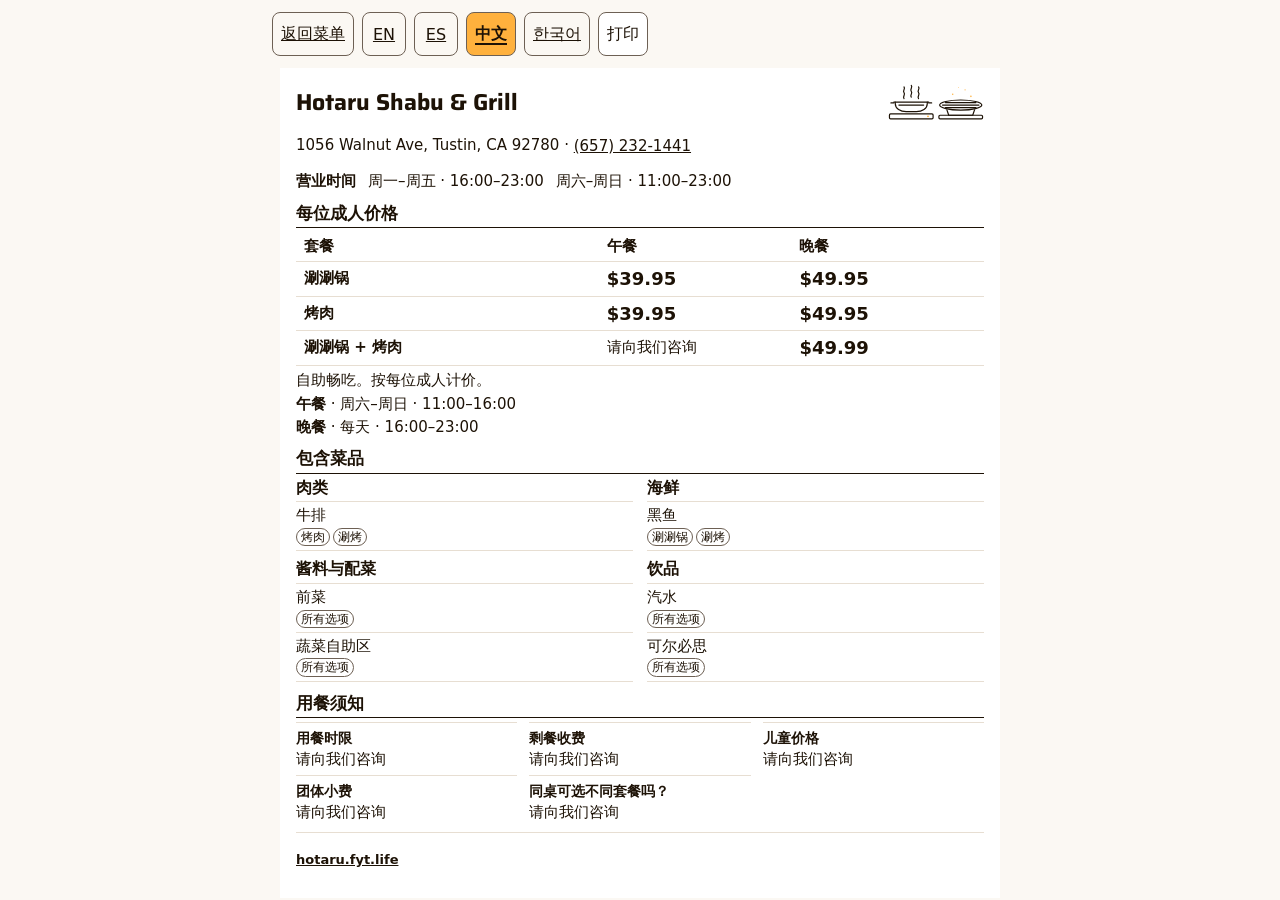
<file: print/zh.html>
<!doctype html><html lang="zh-Hans"><head><meta charset="utf-8"><meta name="viewport" content="width=device-width,initial-scale=1"><meta name="robots" content="noindex"><meta name="referrer" content="strict-origin-when-cross-origin"><meta http-equiv="Content-Security-Policy" content="default-src 'none'; script-src 'self' 'sha256-/CUeWiLCctADQJnI02kNwmFPq4lbRvYh8X8DOzR2KHA='; style-src 'self' 'sha256-3dZGcmP5jsj5jYjlGXkL0em0eMlO6xZckKbTPiOD5MU='; img-src 'self' data:; font-src 'self' data:; connect-src 'none'; object-src 'none'; base-uri 'none'; form-action 'none'"><title>可打印菜单</title><style>@font-face{font-family:Saira;src:url('/assets/fonts/saira.subset.woff2') format('woff2');font-weight:400 800;font-stretch:normal;font-display:swap}
:root{--ink:#1d1206;--secondary:#6d6054;--edge:#e7ded2;--paper:#fbf8f3;--panel:#ffffff;--amber:#ffb13d;--ui:system-ui,-apple-system,'Segoe UI',Roboto,'Noto Sans',sans-serif;color-scheme:light;font-family:var(--ui);color:var(--ink);background:var(--paper)}*{box-sizing:border-box}body{margin:0}.print-toolbar{max-width:760px;margin:auto;display:flex;flex-wrap:wrap;gap:8px;padding:12px;background:var(--paper)}.print-toolbar a,.print-toolbar button{color:var(--ink);min-height:44px;min-width:44px;display:inline-flex;align-items:center;justify-content:center;padding:8px;border:1px solid var(--secondary);border-radius:8px}a:focus-visible,button:focus-visible{outline:2px solid var(--ink);outline-offset:3px}.print-sheet{width:100%;max-width:720px;margin:auto;padding:16px;font-size:15px;line-height:1.3;display:grid;gap:10px;background:var(--panel)}h1,h2,h3,p,dl,dd,ul{margin:0}h1,h2,h3{font-family:Saira,var(--ui);font-stretch:normal;font-weight:700}h1{font-size:23px;line-height:1.15}h2{font-size:17px;margin-bottom:4px;padding-bottom:3px;border-bottom:1px solid var(--ink)}h3{font-size:16px}header>p{margin-top:4px}.print-hours{margin-top:4px;display:flex;flex-wrap:wrap;gap:3px 12px;font-size:15px}.print-hours>span{display:inline-block}.print-prices{width:100%;border-collapse:collapse}.print-prices th,.print-prices td{padding:5px 8px;text-align:left;border-bottom:1px solid var(--edge)}.print-prices th{font-weight:650}.print-prices td{width:28%}.print-periods{font-size:15px;margin-top:5px;display:grid;gap:3px}.readout{display:inline-flex;gap:3px;align-items:center}.amount{font:700 18px/1.3 var(--ui);font-feature-settings:"tnum";white-space:nowrap;color:var(--ink)}.vh{position:absolute;width:1px;height:1px;overflow:hidden;clip-path:inset(50%);white-space:nowrap}.included-grid{display:grid;grid-template-columns:repeat(2,minmax(0,1fr));gap:8px 14px}.included-group h3{border-bottom:1px solid var(--edge);padding-bottom:3px}.included-group ul{padding:0;list-style:none}.included-group li{padding:4px 0;border-bottom:1px solid var(--edge);font-size:15px}.marks{display:flex;flex-wrap:wrap;gap:3px;margin-top:2px}.chip{font-size:12px;line-height:1.2;border:1px solid var(--secondary);border-radius:12px;padding:1px 4px}.rules{display:grid;grid-template-columns:repeat(3,minmax(0,1fr));gap:5px 12px}.fact{border-top:1px solid var(--edge);padding-top:6px}.fact dt{font-size:14px;font-weight:650}.fact dd{margin-top:3px}footer{border-top:1px solid var(--edge);padding-top:5px;font-size:13px;line-height:1.3}footer>p:first-child{font-weight:650}:root:lang(zh){font-family:system-ui,-apple-system,'Segoe UI',Roboto,'Noto Sans','PingFang SC','Hiragino Sans GB','Microsoft YaHei','Noto Sans CJK SC',sans-serif;--ui:system-ui,-apple-system,'Segoe UI',Roboto,'Noto Sans','PingFang SC','Hiragino Sans GB','Microsoft YaHei','Noto Sans CJK SC',sans-serif}:root:lang(ko){font-family:system-ui,-apple-system,'Segoe UI',Roboto,'Noto Sans','Apple SD Gothic Neo','Malgun Gothic','Noto Sans CJK KR',sans-serif;--ui:system-ui,-apple-system,'Segoe UI',Roboto,'Noto Sans','Apple SD Gothic Neo','Malgun Gothic','Noto Sans CJK KR',sans-serif;word-break:keep-all;overflow-wrap:anywhere}.item-photo{display:none}
@media screen and (max-width:600px){.print-sheet{font-size:16px;padding:16px;gap:20px}.included-grid{grid-template-columns:1fr}.included-group li{font-size:16px;padding-block:10px}.included-group h3{font-size:18px}.rules{grid-template-columns:1fr 1fr}.print-prices{table-layout:fixed}.print-prices th,.print-prices td{padding:6px 4px;vertical-align:top}.print-prices th:first-child{width:34%}.print-prices td{width:33%}.print-prices .readout:not(:has(.amount)){font-size:14px;white-space:nowrap}footer,.print-periods{font-size:13px}}
@page{size:letter;margin:.5in}@media print{:root,body{background:none}.print-toolbar{display:none}.print-sheet{max-width:none;width:720px;padding:0;gap:8px;min-height:0}.print-sheet section,.print-sheet header,.print-sheet footer{break-inside:avoid}.print-sheet *{box-shadow:none;text-shadow:none}.included-grid{grid-template-columns:repeat(2,minmax(0,1fr))}.rules{grid-template-columns:repeat(3,minmax(0,1fr))}}

.dated-offer{font-size:13px;line-height:1.3;border:1px solid var(--secondary);border-radius:8px;padding:6px 8px;background:var(--amber);color:var(--ink)}header a,footer a{color:inherit;display:inline-flex;align-items:center;min-height:44px}
@media print{header a,footer a{display:inline;min-height:0}}

.print-brand{display:flex;align-items:center;justify-content:space-between;gap:12px}.print-art{width:96px;flex:none;color:var(--ink)}.print-art svg{display:block;width:100%;height:auto}
.print-toolbar button{font:inherit;background:var(--panel);cursor:pointer}.print-toolbar [hidden]{display:none}.print-toolbar a[aria-current=true]{background:var(--amber);color:var(--ink);font-weight:700}.ayce-note{font-size:15px;margin-top:5px}.dated-offer p+p{margin-top:3px}

.print-toolbar a[aria-current=true]{text-decoration:underline;text-decoration-thickness:2px;text-underline-offset:4px}
@media(forced-colors:active){.print-toolbar a[aria-current=true]{text-decoration-color:LinkText;text-decoration-thickness:3px}}
</style><link rel="icon" href="data:image/svg+xml,%3Csvg xmlns='http://www.w3.org/2000/svg' viewBox='0 0 32 32'%3E%3Crect width='32' height='32' rx='7' fill='%230e0a08'/%3E%3Ccircle cx='16' cy='16' r='6' fill='%23ffb13d'/%3E%3C/svg%3E"></head><body><nav class="print-toolbar" aria-label="可打印菜单"><a href="/?lang=zh#prices">返回菜单</a><a href="/print/en.html?lang=en" lang="en" hreflang="en">EN</a><a href="/print/es.html?lang=es" lang="es" hreflang="es">ES</a><a href="/print/zh.html?lang=zh" lang="zh-Hans" hreflang="zh-Hans" aria-current="true">中文</a><a href="/print/ko.html?lang=ko" lang="ko" hreflang="ko">한국어</a><button type="button" id="print-button" hidden>打印</button></nav><main class="print-sheet" id="print-sheet"><header><div class="print-brand"><h1>Hotaru Shabu &#38; Grill</h1><div class="print-art"><svg viewBox="0 -4 264 100" fill="none" stroke="currentColor" stroke-width="1.2" stroke-linecap="round" stroke-linejoin="round" aria-hidden="true"><g transform="translate(-36 0)"><path vector-effect="non-scaling-stroke" d="M80 36c-5-6 5-10 0-16s5-10 0-16"/><path vector-effect="non-scaling-stroke" d="M100 32c-5-6 5-10 0-16s5-10 0-16"/><path vector-effect="non-scaling-stroke" d="M120 36c-5-6 5-10 0-16s5-10 0-16"/><path vector-effect="non-scaling-stroke" d="M52 46h96"/><path vector-effect="non-scaling-stroke" d="M56 46v4c0 13 14 22 30 22h28c16 0 30-9 30-22v-4"/><path vector-effect="non-scaling-stroke" d="M44 48h8M148 48h8"/><path vector-effect="non-scaling-stroke" d="M66 54h68"/><rect vector-effect="non-scaling-stroke" x="40" y="78" width="120" height="14" rx="3"/><circle vector-effect="non-scaling-stroke" cx="146" cy="85" r="2.6" fill="var(--amber)" stroke="none"/></g><g transform="translate(100 0)"><circle vector-effect="non-scaling-stroke" cx="78" cy="24" r="2" fill="var(--amber)" stroke="none"/><circle vector-effect="non-scaling-stroke" cx="112" cy="12" r="1.6" fill="var(--amber)" stroke="none"/><circle vector-effect="non-scaling-stroke" cx="128" cy="30" r="2.2" fill="var(--amber)" stroke="none"/><circle vector-effect="non-scaling-stroke" cx="94" cy="6" r="1.3" fill="var(--amber)" stroke="none"/><ellipse vector-effect="non-scaling-stroke" cx="100" cy="54" rx="58" ry="14"/><path vector-effect="non-scaling-stroke" d="M50 54h100M58 47h84M58 61h84"/><path vector-effect="non-scaling-stroke" d="M62 67l5 15h66l5-15"/><rect vector-effect="non-scaling-stroke" x="40" y="82" width="120" height="10" rx="3"/></g></svg></div></div><p><span data-contact="address">1056 Walnut Ave, Tustin, CA 92780</span> · <a data-contact="phone" href="tel:+16572321441">(657) 232-1441</a></p><div class="print-hours"><b>营业时间</b> <span data-hours="0">周一–周五 · 16:00–23:00</span><span data-hours="1">周六–周日 · 11:00–23:00</span></div></header><section><h2 id="print-prices-heading">每位成人价格</h2><table class="print-prices" aria-labelledby="print-prices-heading"><thead><tr><th scope="col">套餐</th><th scope="col">午餐</th><th scope="col">晚餐</th></tr></thead><tbody><tr><th scope="row">涮涮锅</th><td data-price="shabu.lunch"><span class="readout"><span class="amount">$39.95</span></span></td><td data-price="shabu.dinner"><span class="readout"><span class="amount">$49.95</span></span></td></tr><tr><th scope="row">烤肉</th><td data-price="grill.lunch"><span class="readout"><span class="amount">$39.95</span></span></td><td data-price="grill.dinner"><span class="readout"><span class="amount">$49.95</span></span></td></tr><tr><th scope="row">涮涮锅 + 烤肉</th><td data-price="both.lunch"><span class="readout">请向我们咨询</span></td><td data-price="both.dinner"><span class="readout"><span class="amount">$49.99</span></span></td></tr></tbody></table><p class="ayce-note">自助畅吃。按每位成人计价。</p><div class="print-periods"><p data-period="lunch"><b>午餐</b> · 周六–周日 · 11:00–16:00</p><p data-period="dinner"><b>晚餐</b> · 每天 · 16:00–23:00</p></div></section><section><h2>包含菜品</h2><div class="included-grid"><section class="included-group" aria-labelledby="h-included-1"><h3 class="label" id="h-included-1">肉类</h3><ul role="list"><li data-item="h-item-1-1"><span class="item-name">牛排</span><span class="marks"><span class="vh">包含在烤肉和涮烤套餐中</span><span class="chip" aria-hidden="true">烤肉</span><span class="chip" aria-hidden="true">涮烤</span></span></li></ul></section><section class="included-group" aria-labelledby="h-included-2"><h3 class="label" id="h-included-2">海鲜</h3><ul role="list"><li data-item="h-item-2-1"><span class="item-name">黑鱼</span><span class="marks"><span class="vh">包含在涮涮锅和涮烤套餐中</span><span class="chip" aria-hidden="true">涮涮锅</span><span class="chip" aria-hidden="true">涮烤</span></span></li></ul></section><section class="included-group" aria-labelledby="h-included-4"><h3 class="label" id="h-included-4">酱料与配菜</h3><ul role="list"><li data-item="h-item-4-1"><span class="item-name">前菜</span><span class="marks"><span class="chip">所有选项</span></span></li><li data-item="h-item-4-2"><span class="item-name">蔬菜自助区</span><span class="marks"><span class="chip">所有选项</span></span></li></ul></section><section class="included-group" aria-labelledby="h-included-6"><h3 class="label" id="h-included-6">饮品</h3><ul role="list"><li data-item="h-item-6-1"><span class="item-name">汽水</span><span class="marks"><span class="chip">所有选项</span></span></li><li data-item="h-item-6-2"><span class="item-name">可尔必思</span><span class="marks"><span class="chip">所有选项</span></span></li></ul></section></div></section><section><h2>用餐须知</h2><dl class="rules"><div class="fact" id="print-rule-time"><dt>用餐时限</dt><dd>请向我们咨询</dd></div><div class="fact" id="print-rule-leftovers"><dt>剩餐收费</dt><dd>请向我们咨询</dd></div><div class="fact" id="print-rule-kids"><dt>儿童价格</dt><dd>请向我们咨询</dd></div><div class="fact" id="print-rule-gratuity"><dt>团体小费</dt><dd>请向我们咨询</dd></div><div class="fact" id="print-rule-mix"><dt>同桌可选不同套餐吗？</dt><dd>请向我们咨询</dd></div></dl></section><footer><p data-contact="site"><a href="https://hotaru.fyt.life/?lang=zh">hotaru.fyt.life</a></p></footer></main><script>document.getElementById("print-button").addEventListener("click",()=>window.print());document.getElementById("print-button").hidden=false;</script></body></html>
</file>
